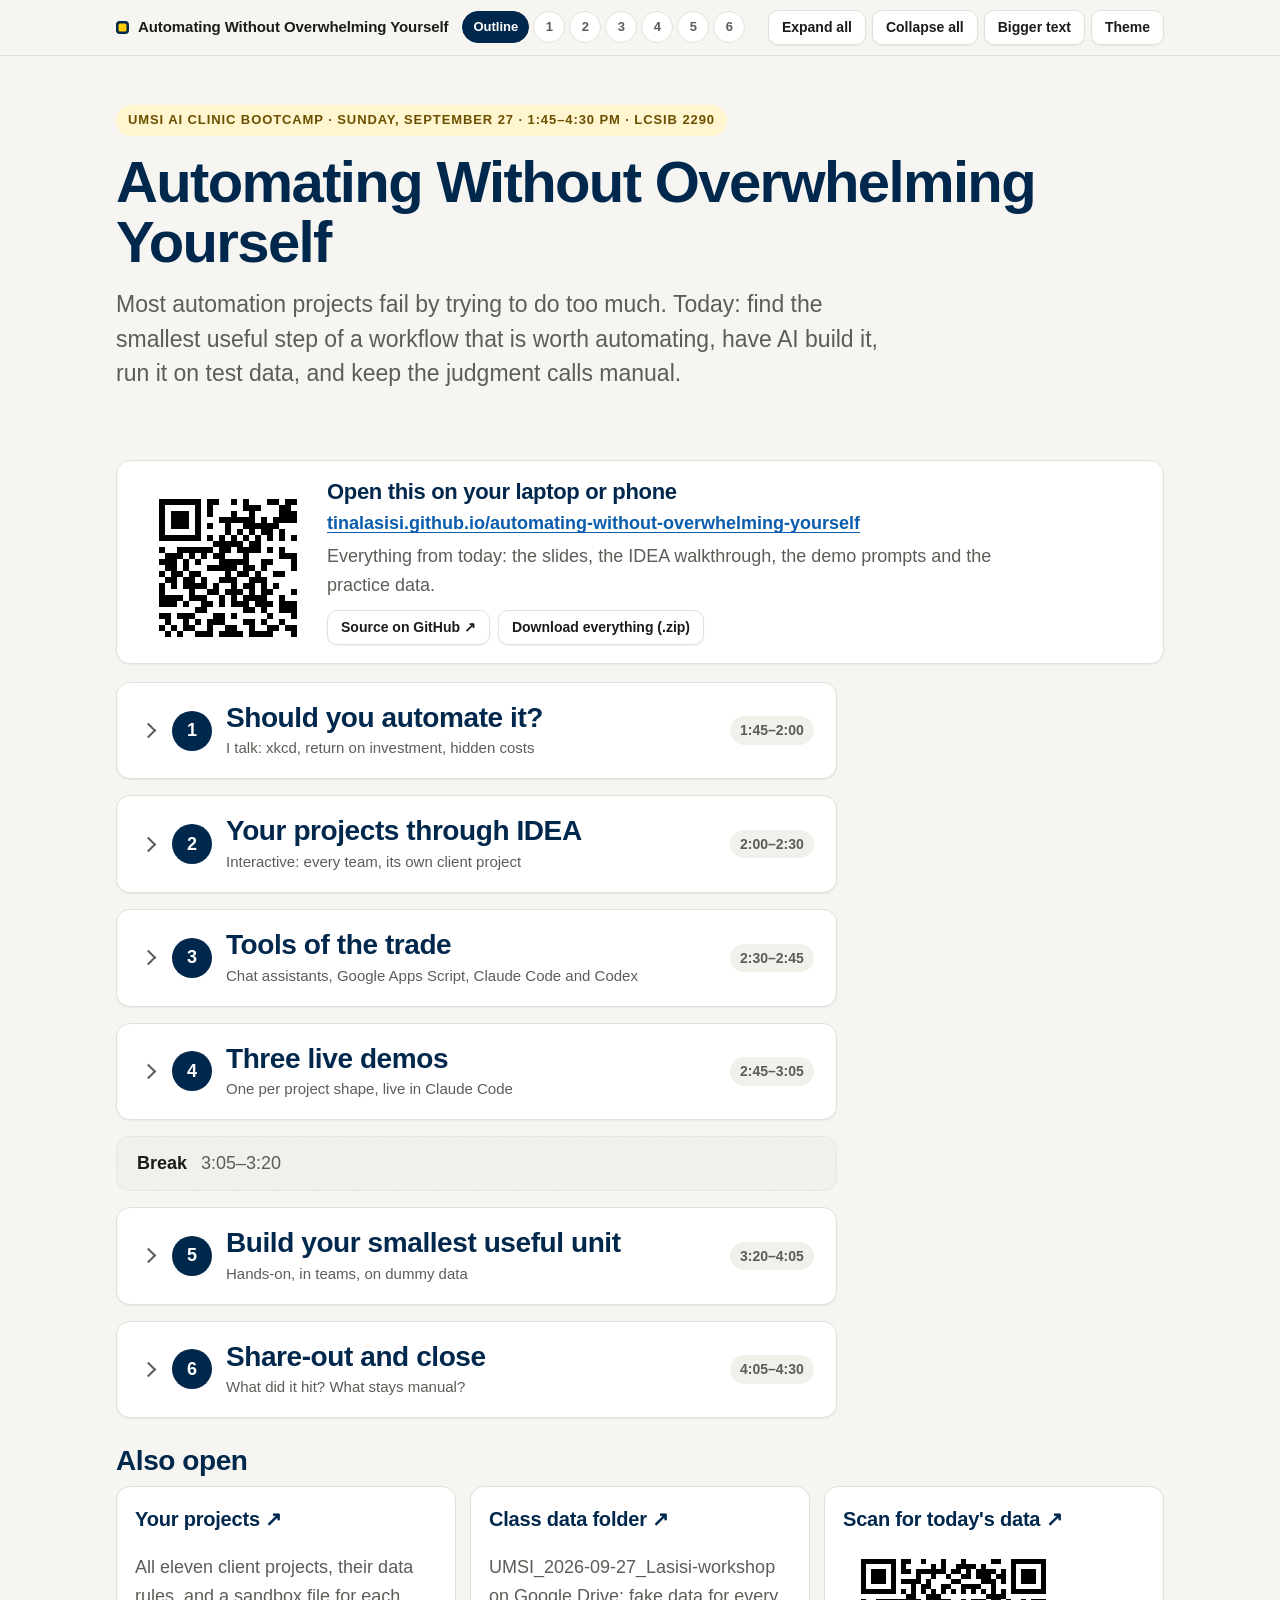
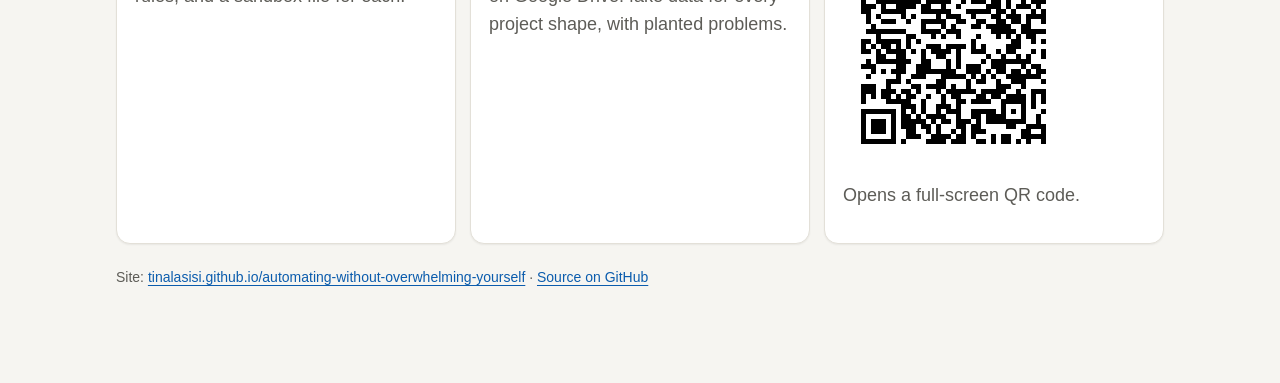
<file: site/index.html>
<!doctype html>
<html lang="en">
<head>
<meta charset="utf-8">
<meta name="viewport" content="width=device-width, initial-scale=1">
<title>Workshop Outline</title>
<link rel="stylesheet" href="assets/shared.css">
<script src="assets/shared.js"></script>
<style>
.now-line{margin:14px 0 0;font-weight:700;color:var(--maize-ink);min-height:1.5em}
.agenda{list-style:none;margin:18px 0 0;padding:0}
.agenda>li{margin:0}
details.section>summary .num{flex:none;width:40px;height:40px;border-radius:50%;background:var(--accent);color:var(--accent-ink);display:grid;place-items:center;font-weight:700;font-size:18px}
details.section>summary .ttl{display:flex;flex-direction:column;gap:2px;min-width:0}
details.section>summary .ttl small{font-size:15px;color:var(--muted);font-weight:400}
details.section.is-now{border-color:var(--maize);box-shadow:0 0 0 3px var(--maize-bg)}
details.section.is-past{opacity:.6}
.section-body ul{margin:4px 0 14px;padding-left:22px}
.section-body li{margin:4px 0}
.open-row{display:flex;flex-wrap:wrap;gap:8px;align-items:center}
.break-row{display:flex;align-items:center;gap:14px;padding:12px 20px;margin:14px 0;border:1px dashed var(--line);border-radius:var(--radius);color:var(--muted);background:var(--surface-2)}
.break-row strong{color:var(--ink)}
.also{margin-top:26px}
.also .grid{margin-top:8px}
.share-card{display:flex;gap:22px;align-items:center;flex-wrap:wrap;background:var(--surface);border:1px solid var(--line);border-radius:var(--radius);padding:18px 22px;margin:8px 0 6px;box-shadow:var(--shadow-sm)}
.share-card .qr{background:#fff;border-radius:12px;padding:8px;line-height:0;flex:none}
.share-card .qr svg{width:150px;height:150px}
.share-card h2{font-size:22px;margin:0 0 4px}
.share-card p{margin:4px 0}
.share-card .url{font-weight:650;word-break:break-all}
.share-card .links{display:flex;gap:8px;flex-wrap:wrap;margin-top:10px}
</style>
</head>
<body>
<header class="topbar"><div class="page">
  <a class="brand" href="index.html">Automating Without Overwhelming Yourself</a>
  <nav class="section-nav" aria-label="Workshop sections">
    <a href="index.html" aria-current="page">Outline</a><a href="01-should-you-automate.html" target="_blank" rel="noopener">1</a><a href="02-idea-your-projects.html" target="_blank" rel="noopener">2</a><a href="03-tools-of-the-trade.html" target="_blank" rel="noopener">3</a><a href="04-live-demos.html" target="_blank" rel="noopener">4</a><a href="05-hands-on.html" target="_blank" rel="noopener">5</a><a href="06-share-and-close.html" target="_blank" rel="noopener">6</a>
  </nav>
  <div class="tools">
    <button type="button" data-expand-all>Expand all</button>
    <button type="button" data-collapse-all>Collapse all</button>
    <button type="button" data-present-toggle aria-label="Bigger text for the projector">Bigger text</button>
    <button type="button" data-theme-toggle aria-label="Switch light or dark">Theme</button>
  </div>
</div></header>
<main class="page">
  <section class="hero">
    <div class="kicker">UMSI AI Clinic Bootcamp · Sunday, September 27 · 1:45–4:30 pm · LCSIB 2290</div>
    <h1>Automating Without Overwhelming Yourself</h1>
    <p class="lede">Most automation projects fail by trying to do too much. Today: find the smallest useful step of a workflow that is worth automating, have AI build it, run it on test data, and keep the judgment calls manual.</p>
    <p class="now-line" id="now" aria-live="polite"></p>
  </section>

  <section class="share-card" aria-label="Open this site">
    <div class="qr" role="img" aria-label="QR code that opens this site"><svg width="246" height="246" class="segno"><g transform="scale(6)"><path fill="#fff" d="M0 0h41v41h-41z"/><path class="qrline" stroke="#000" d="M2 2.5h7m1 0h2m2 0h1m1 0h1m3 0h2m1 0h2m3 0h1m3 0h7m-37 1h1m5 0h1m1 0h1m5 0h3m3 0h2m3 0h2m1 0h1m1 0h1m5 0h1m-37 1h1m1 0h3m1 0h1m1 0h1m3 0h1m2 0h1m4 0h3m2 0h4m1 0h1m1 0h3m1 0h1m-37 1h1m1 0h3m1 0h1m3 0h6m1 0h1m1 0h4m1 0h2m1 0h2m1 0h1m1 0h3m1 0h1m-37 1h1m1 0h3m1 0h1m1 0h1m2 0h1m2 0h6m5 0h1m2 0h1m1 0h1m1 0h3m1 0h1m-37 1h1m5 0h1m4 0h1m1 0h1m1 0h1m1 0h2m1 0h1m2 0h1m1 0h2m3 0h1m5 0h1m-37 1h7m1 0h1m1 0h1m1 0h1m1 0h1m1 0h1m1 0h1m1 0h1m1 0h1m1 0h1m1 0h1m1 0h1m1 0h7m-28 1h5m1 0h2m8 0h3m-28 1h1m2 0h6m1 0h2m1 0h4m1 0h1m1 0h1m3 0h1m1 0h4m2 0h1m1 0h3m-36 1h3m1 0h1m1 0h1m1 0h2m3 0h1m5 0h4m2 0h2m1 0h1m1 0h3m1 0h1m-36 1h3m1 0h1m1 0h1m3 0h5m2 0h2m3 0h2m1 0h4m1 0h3m1 0h1m1 0h1m-36 1h2m1 0h1m3 0h5m1 0h2m1 0h1m4 0h1m1 0h1m1 0h1m2 0h3m1 0h4m-37 1h1m1 0h2m1 0h2m4 0h1m1 0h2m1 0h1m2 0h2m2 0h1m6 0h1m5 0h1m-36 1h2m1 0h2m1 0h1m2 0h3m2 0h3m5 0h1m1 0h4m3 0h2m-34 1h1m1 0h1m1 0h4m1 0h1m2 0h1m1 0h2m1 0h1m1 0h1m4 0h1m1 0h2m2 0h1m1 0h5m-37 1h1m4 0h1m2 0h2m1 0h3m1 0h1m1 0h2m3 0h1m1 0h1m3 0h1m2 0h1m1 0h2m1 0h1m-37 1h4m1 0h3m2 0h1m1 0h1m1 0h4m2 0h1m4 0h3m2 0h1m3 0h2m-36 1h3m1 0h1m2 0h2m1 0h1m1 0h3m1 0h3m1 0h3m2 0h1m1 0h1m3 0h1m1 0h2m-29 1h2m6 0h2m1 0h1m2 0h10m1 0h1m2 0h1m1 0h1m-37 1h2m1 0h3m3 0h2m1 0h1m5 0h1m3 0h4m2 0h3m1 0h2m2 0h1m-36 1h1m2 0h1m1 0h1m1 0h3m3 0h2m1 0h1m2 0h1m3 0h1m3 0h5m-33 1h1m1 0h1m1 0h2m2 0h1m2 0h2m2 0h1m2 0h2m1 0h3m1 0h3m4 0h1m1 0h1m-34 1h1m1 0h1m2 0h3m1 0h4m1 0h4m3 0h3m2 0h1m2 0h2m1 0h1m2 0h1m-34 1h2m6 0h2m1 0h1m2 0h1m2 0h1m2 0h1m2 0h1m4 0h6m-36 1h1m3 0h4m1 0h2m1 0h1m2 0h4m1 0h3m4 0h1m1 0h1m5 0h1m-37 1h3m1 0h2m1 0h1m5 0h2m1 0h2m1 0h3m1 0h1m3 0h2m3 0h2m-34 1h5m1 0h1m1 0h1m1 0h1m1 0h1m1 0h1m1 0h1m1 0h3m5 0h2m1 0h1m2 0h5m-37 1h1m1 0h2m1 0h1m3 0h1m1 0h5m4 0h1m5 0h1m4 0h1m2 0h1m-35 1h1m1 0h1m3 0h1m1 0h1m14 0h1m1 0h1m1 0h8m1 0h1m-29 1h1m1 0h2m1 0h1m1 0h2m1 0h3m1 0h1m2 0h1m2 0h1m3 0h1m1 0h1m-35 1h7m1 0h3m2 0h1m1 0h1m3 0h1m1 0h3m1 0h2m1 0h1m1 0h1m1 0h1m3 0h1m-37 1h1m5 0h1m1 0h1m3 0h9m3 0h2m1 0h2m3 0h1m2 0h2m-37 1h1m1 0h3m1 0h1m1 0h1m1 0h3m2 0h1m3 0h1m1 0h3m2 0h7m-33 1h1m1 0h3m1 0h1m1 0h2m1 0h1m1 0h2m1 0h3m2 0h3m2 0h5m2 0h1m2 0h1m-37 1h1m1 0h3m1 0h1m2 0h1m2 0h1m1 0h3m2 0h2m1 0h2m1 0h1m1 0h1m1 0h1m2 0h1m3 0h1m-37 1h1m5 0h1m2 0h1m1 0h2m1 0h1m1 0h5m5 0h1m2 0h1m2 0h5m-37 1h7m1 0h6m1 0h2m3 0h1m3 0h1m3 0h4m1 0h1m2 0h1"/></g></svg></div>
    <div>
      <h2>Open this on your laptop or phone</h2>
      <p class="url"><a href="https://tinalasisi.github.io/automating-without-overwhelming-yourself/">tinalasisi.github.io/automating-without-overwhelming-yourself</a></p>
      <p class="muted">Everything from today: the slides, the IDEA walkthrough, the demo prompts and the practice data.</p>
      <div class="links"><a class="btn" href="https://github.com/tinalasisi/automating-without-overwhelming-yourself" target="_blank" rel="noopener">Source on GitHub ↗</a><a class="btn" href="https://github.com/tinalasisi/automating-without-overwhelming-yourself/archive/refs/heads/main.zip">Download everything (.zip)</a></div>
    </div>
  </section>

  <ol class="agenda">
    <li><details class="section" data-start="1:45" data-end="2:00" data-title="Should you automate it?">
      <summary><span class="num">1</span><span class="ttl"><h2>Should you automate it?</h2><small>I talk: xkcd, return on investment, hidden costs</small></span><span class="meta">1:45–2:00</span></summary>
      <div class="section-body">
        <ul>
          <li>“Is It Worth the Time?” The original xkcd, and the math behind it</li>
          <li>Try it with a task of your own</li>
          <li>Return on investment, and the hidden costs: maintenance and over-engineering</li>
          <li>The value of manual processes</li>
          <li>Solving the wrong problem</li>
          <li>Today's thesis: the smallest useful unit</li>
        </ul>
        <div class="open-row"><a class="btn btn-primary btn-lg" href="01-should-you-automate.html" target="_blank" rel="noopener">Open section 1 ↗</a><span class="muted">opens in a new tab</span></div>
      </div>
    </details></li>

    <li><details class="section" data-start="2:00" data-end="2:30" data-title="Your projects through IDEA">
      <summary><span class="num">2</span><span class="ttl"><h2>Your projects through IDEA</h2><small>Interactive: every team, its own client project</small></span><span class="meta">2:00–2:30</span></summary>
      <div class="section-body">
        <ul>
          <li>Your eleven projects come in three shapes: intake → triage, pile → catalog, many sheets → one table</li>
          <li>The IDEA framework: Identify, Document, Experiment, Adjust</li>
          <li>Walk your project through IDEA, one step at a time</li>
          <li>Leave with your smallest useful unit named in one sentence</li>
        </ul>
        <div class="open-row"><a class="btn btn-primary btn-lg" href="02-idea-your-projects.html" target="_blank" rel="noopener">Open section 2 ↗</a><a class="btn" href="projects.html" target="_blank" rel="noopener">All eleven projects ↗</a></div>
      </div>
    </details></li>

    <li><details class="section" data-start="2:30" data-end="2:45" data-title="Tools of the trade">
      <summary><span class="num">3</span><span class="ttl"><h2>Tools of the trade</h2><small>Chat assistants, Google Apps Script, Claude Code and Codex</small></span><span class="meta">2:30–2:45</span></summary>
      <div class="section-body">
        <ul>
          <li>Match the tool to the task</li>
          <li>What your agent can touch: read, draft, send, delete</li>
          <li>It asks before it acts, and it follows house rules you write down</li>
          <li>What leaves your laptop, and why today is all dummy data</li>
          <li>Which tool fits your project?</li>
        </ul>
        <div class="open-row"><a class="btn btn-primary btn-lg" href="03-tools-of-the-trade.html" target="_blank" rel="noopener">Open section 3 ↗</a></div>
      </div>
    </details></li>

    <li><details class="section" data-start="2:45" data-end="3:05" data-title="Three live demos">
      <summary><span class="num">4</span><span class="ttl"><h2>Three live demos</h2><small>One per project shape, live in Claude Code</small></span><span class="meta">2:45–3:05</span></summary>
      <div class="section-body">
        <ul>
          <li>Intake → triage: every application gets a status</li>
          <li>Pile → catalog: versions, duplicates and personal information flagged</li>
          <li>Many sheets → one table: a join, not AI</li>
        </ul>
        <div class="open-row"><a class="btn btn-primary btn-lg" href="04-live-demos.html" target="_blank" rel="noopener">Open section 4 ↗</a></div>
      </div>
    </details></li>

    <li class="break-row" data-start="3:05" data-end="3:20"><strong>Break</strong><span>3:05–3:20</span></li>

    <li><details class="section" data-start="3:20" data-end="4:05" data-title="Build your smallest useful unit">
      <summary><span class="num">5</span><span class="ttl"><h2>Build your smallest useful unit</h2><small>Hands-on, in teams, on dummy data</small></span><span class="meta">3:20–4:05</span></summary>
      <div class="section-body">
        <ul>
          <li>Pick the sandbox file that looks like your client's work</li>
          <li>Build the form, fill it with dummies</li>
          <li>Have AI write the script. Read its explanation. Then run it.</li>
          <li>When it hits a planted problem: a rule, or manual review?</li>
        </ul>
        <div class="open-row"><a class="btn btn-primary btn-lg" href="05-hands-on.html" target="_blank" rel="noopener">Open section 5 ↗</a></div>
      </div>
    </details></li>

    <li><details class="section" data-start="4:05" data-end="4:30" data-title="Share-out and close">
      <summary><span class="num">6</span><span class="ttl"><h2>Share-out and close</h2><small>What did it hit? What stays manual?</small></span><span class="meta">4:05–4:30</span></summary>
      <div class="section-body">
        <ul>
          <li>Three or four teams: what did you automate, what did it hit, what stays manual?</li>
          <li>Keep it alive, and make it findable</li>
          <li>Before you automate the answer, check it's the right problem</li>
          <li>4:30: Charles Kemp, “Discovering the Problem Behind the Problem”</li>
        </ul>
        <div class="open-row"><a class="btn btn-primary btn-lg" href="06-share-and-close.html" target="_blank" rel="noopener">Open section 6 ↗</a></div>
      </div>
    </details></li>
  </ol>

  <section class="also">
    <h2>Also open</h2>
    <div class="grid">
      <a class="card" href="projects.html" target="_blank" rel="noopener"><h3>Your projects ↗</h3><p class="muted">All eleven client projects, their data rules, and a sandbox file for each.</p></a>
      <a class="card" href="https://drive.google.com/drive/folders/1YOv6oia4dKvwDzNuGzLgGpVrD6Jz7lCF?usp=sharing" target="_blank" rel="noopener"><h3>Class data folder ↗</h3><p class="muted">UMSI_2026-09-27_Lasisi-workshop on Google Drive: fake data for every project shape, with planted problems.</p></a>
    
      <a class="card" href="qr.html" target="_blank" rel="noopener"><h3>Scan for today's data ↗</h3><span class="qr-mini" style="display:inline-block;background:#fff;border-radius:12px;padding:8px;line-height:0" role="img" aria-label="QR code for the class data folder"><svg width="205" height="205" class="segno"><g transform="scale(5)"><path fill="#fff" d="M0 0h41v41h-41z"/><path class="qrline" stroke="#000" d="M2 2.5h7m1 0h2m2 0h1m3 0h1m3 0h1m5 0h2m2 0h7m-37 1h1m5 0h1m1 0h1m5 0h1m1 0h1m2 0h4m1 0h1m5 0h1m5 0h1m-37 1h1m1 0h3m1 0h1m1 0h2m1 0h6m1 0h2m1 0h1m1 0h4m1 0h1m1 0h1m1 0h3m1 0h1m-37 1h1m1 0h3m1 0h1m4 0h1m2 0h1m2 0h1m2 0h2m1 0h3m1 0h2m1 0h1m1 0h3m1 0h1m-37 1h1m1 0h3m1 0h1m1 0h4m1 0h1m4 0h2m4 0h3m1 0h1m1 0h1m1 0h3m1 0h1m-37 1h1m5 0h1m3 0h1m1 0h2m2 0h2m2 0h4m2 0h1m3 0h1m5 0h1m-37 1h7m1 0h1m1 0h1m1 0h1m1 0h1m1 0h1m1 0h1m1 0h1m1 0h1m1 0h1m1 0h1m1 0h1m1 0h7m-28 1h2m2 0h3m9 0h4m-29 1h1m2 0h9m1 0h5m2 0h1m1 0h3m1 0h2m1 0h1m2 0h1m1 0h3m-37 1h3m1 0h1m2 0h4m1 0h2m2 0h1m2 0h1m5 0h3m1 0h1m1 0h3m1 0h1m-36 1h2m2 0h5m3 0h6m3 0h5m1 0h2m1 0h1m3 0h1m1 0h1m-36 1h1m1 0h1m4 0h1m1 0h1m4 0h1m1 0h3m2 0h1m3 0h2m1 0h3m1 0h4m-36 1h1m2 0h3m2 0h1m2 0h5m2 0h2m2 0h2m2 0h2m1 0h2m1 0h1m2 0h1m-35 1h1m9 0h1m3 0h1m1 0h1m3 0h2m1 0h5m2 0h2m-33 1h8m3 0h4m1 0h3m6 0h5m1 0h5m-34 1h1m5 0h2m3 0h1m1 0h1m2 0h1m3 0h1m3 0h1m1 0h1m1 0h1m1 0h2m-35 1h2m1 0h5m1 0h1m1 0h1m10 0h1m7 0h2m2 0h1m1 0h1m-37 1h1m1 0h1m1 0h2m1 0h1m1 0h1m3 0h3m1 0h4m1 0h1m1 0h1m4 0h3m-32 1h2m1 0h1m1 0h4m1 0h1m1 0h1m1 0h4m1 0h1m2 0h3m2 0h1m1 0h2m3 0h1m1 0h1m-34 1h2m2 0h2m3 0h1m2 0h2m2 0h1m5 0h1m2 0h1m2 0h1m1 0h1m2 0h1m-36 1h1m1 0h7m2 0h2m3 0h1m1 0h1m4 0h1m1 0h8m-34 1h3m4 0h2m2 0h3m3 0h1m1 0h1m1 0h3m2 0h3m3 0h1m1 0h2m-34 1h1m1 0h1m1 0h3m2 0h8m2 0h3m1 0h1m1 0h2m1 0h2m1 0h1m1 0h2m-36 1h1m5 0h1m2 0h3m3 0h5m1 0h1m1 0h1m1 0h1m2 0h7m-31 1h3m1 0h1m5 0h2m4 0h1m1 0h2m2 0h1m2 0h3m3 0h1m-37 1h3m2 0h1m4 0h2m1 0h4m1 0h1m2 0h1m5 0h3m2 0h1m-33 1h3m1 0h3m1 0h2m1 0h1m3 0h1m1 0h6m1 0h5m2 0h1m2 0h3m-37 1h1m1 0h1m1 0h2m1 0h1m1 0h2m2 0h1m2 0h1m1 0h2m3 0h2m1 0h2m1 0h4m1 0h1m1 0h1m-37 1h1m4 0h5m2 0h1m3 0h1m2 0h2m1 0h4m2 0h5m1 0h1m1 0h1m-29 1h3m1 0h1m2 0h3m1 0h1m8 0h1m3 0h1m1 0h1m-35 1h7m1 0h1m1 0h1m1 0h1m2 0h1m1 0h3m2 0h5m1 0h1m1 0h1m1 0h1m3 0h1m-37 1h1m5 0h1m1 0h2m1 0h1m1 0h4m2 0h1m2 0h2m1 0h4m3 0h1m2 0h1m-36 1h1m1 0h3m1 0h1m1 0h5m1 0h1m1 0h2m1 0h3m1 0h1m1 0h8m2 0h1m-36 1h1m1 0h3m1 0h1m1 0h3m1 0h2m1 0h1m3 0h2m1 0h2m5 0h2m2 0h4m-37 1h1m1 0h3m1 0h1m2 0h2m2 0h1m1 0h1m2 0h1m1 0h1m1 0h3m7 0h2m2 0h1m-37 1h1m5 0h1m2 0h3m2 0h4m1 0h2m1 0h1m3 0h1m1 0h2m2 0h5m-37 1h7m1 0h1m4 0h4m1 0h3m2 0h2m1 0h1m1 0h2m1 0h1m1 0h1m2 0h1"/></g></svg></span><p class="muted">Opens a full-screen QR code.</p></a>
    </div>
  </section>
  <p class="source-link muted" style="margin-top:22px;font-size:14px">Site: <a href="https://tinalasisi.github.io/automating-without-overwhelming-yourself/">tinalasisi.github.io/automating-without-overwhelming-yourself</a> · <a href="https://github.com/tinalasisi/automating-without-overwhelming-yourself" target="_blank" rel="noopener">Source on GitHub</a></p>
</main>
<script>
(function(){
  var items=[].slice.call(document.querySelectorAll('[data-start]')),nowEl=document.getElementById('now');
  function toMin(s){var p=s.split(':'),h=+p[0],m=+p[1];if(h<12)h+=12;return h*60+m;}
  function fmt(m){var h=Math.floor(m/60),r=m%60;return (h?h+' h ':'')+r+' min';}
  function tick(){
    var d=new Date(),t=d.getHours()*60+d.getMinutes();
    var day=d.getFullYear()===2026&&d.getMonth()===8&&d.getDate()===27;
    items.forEach(function(el){el.classList.remove('is-now','is-past');});
    if(!day){nowEl.textContent='';return;}
    var first=toMin(items[0].dataset.start),last=toMin(items[items.length-1].dataset.end);
    if(t<first){nowEl.textContent='We start in '+fmt(first-t)+'.';return;}
    if(t>=last){nowEl.textContent='Thanks, everyone. Next up: Charles Kemp.';items.forEach(function(el){el.classList.add('is-past');});return;}
    items.forEach(function(el){var s=toMin(el.dataset.start),e=toMin(el.dataset.end);
      if(t>=e)el.classList.add('is-past');
      else if(t>=s){el.classList.add('is-now');nowEl.textContent='Now: '+(el.dataset.title||'Break')+', until '+el.dataset.end+'.';}});
  }
  tick();setInterval(tick,30000);
})();
</script>
</body>
</html>
</file>
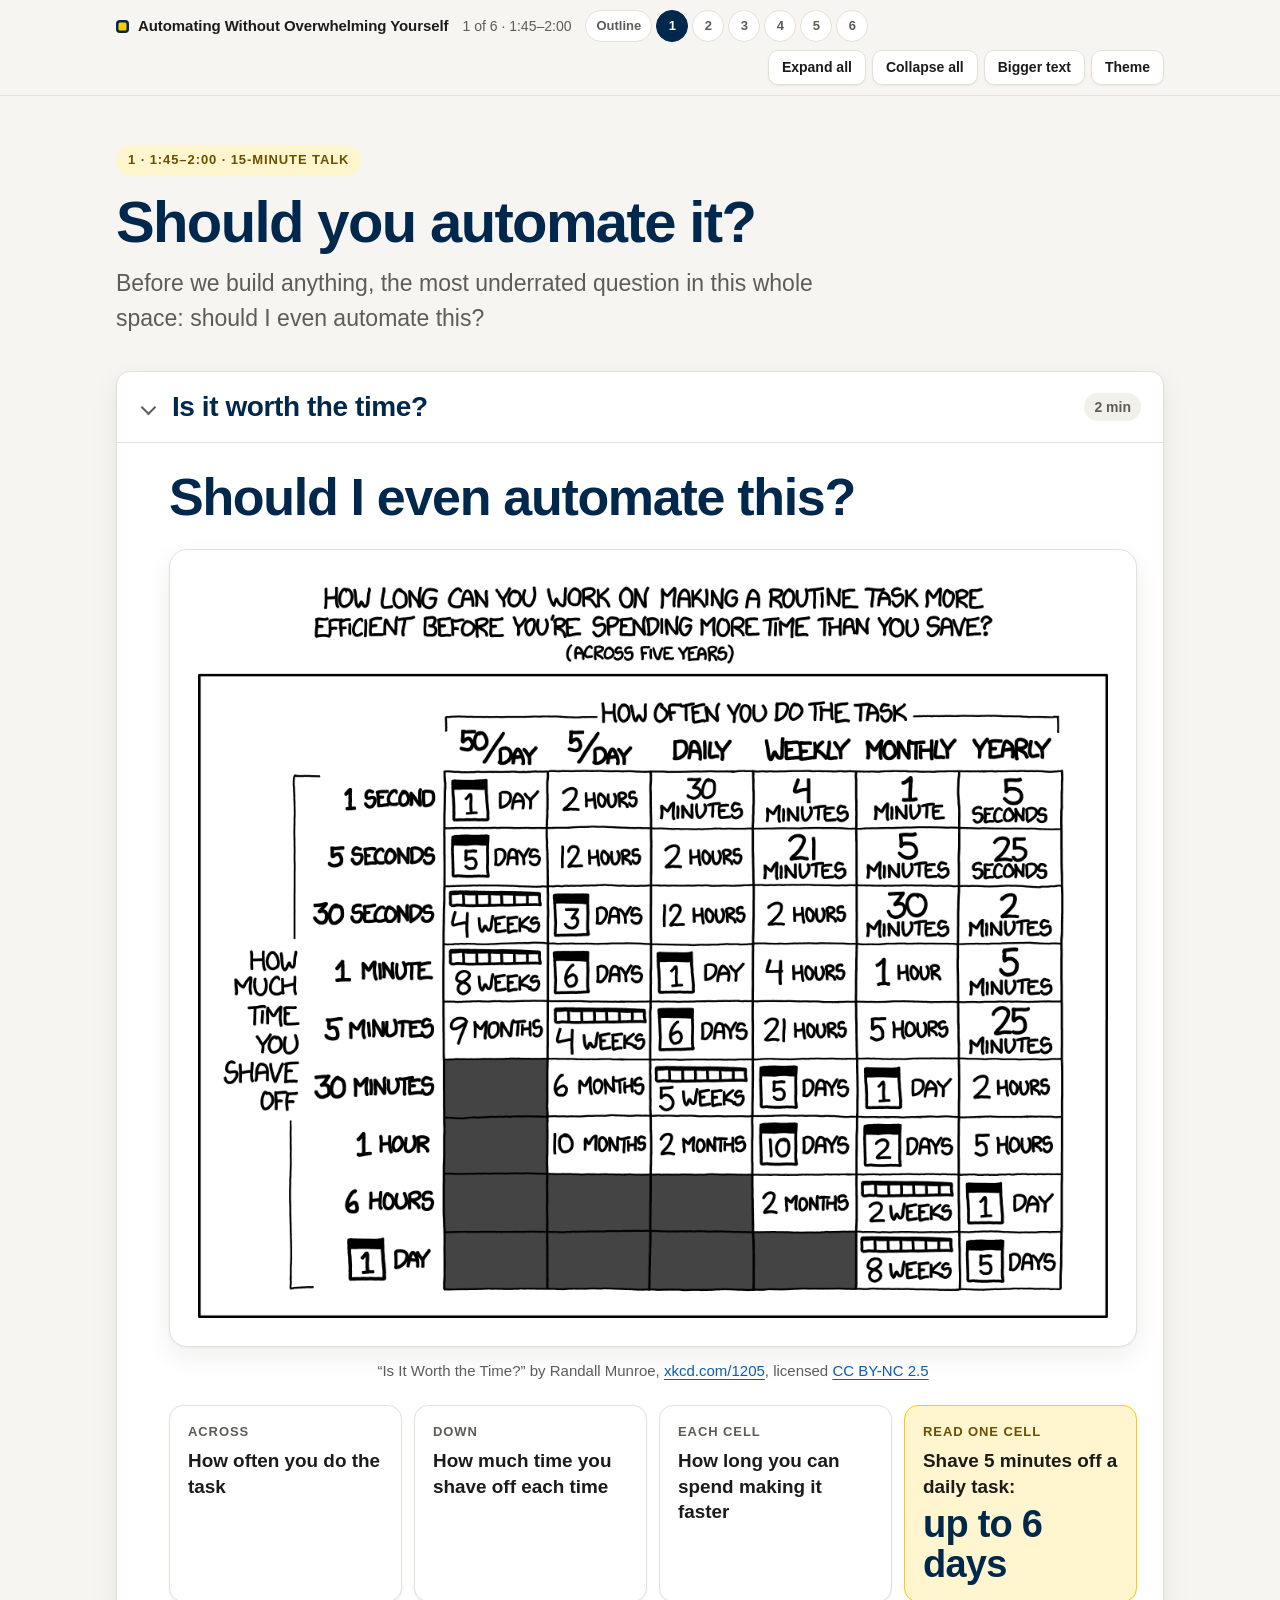
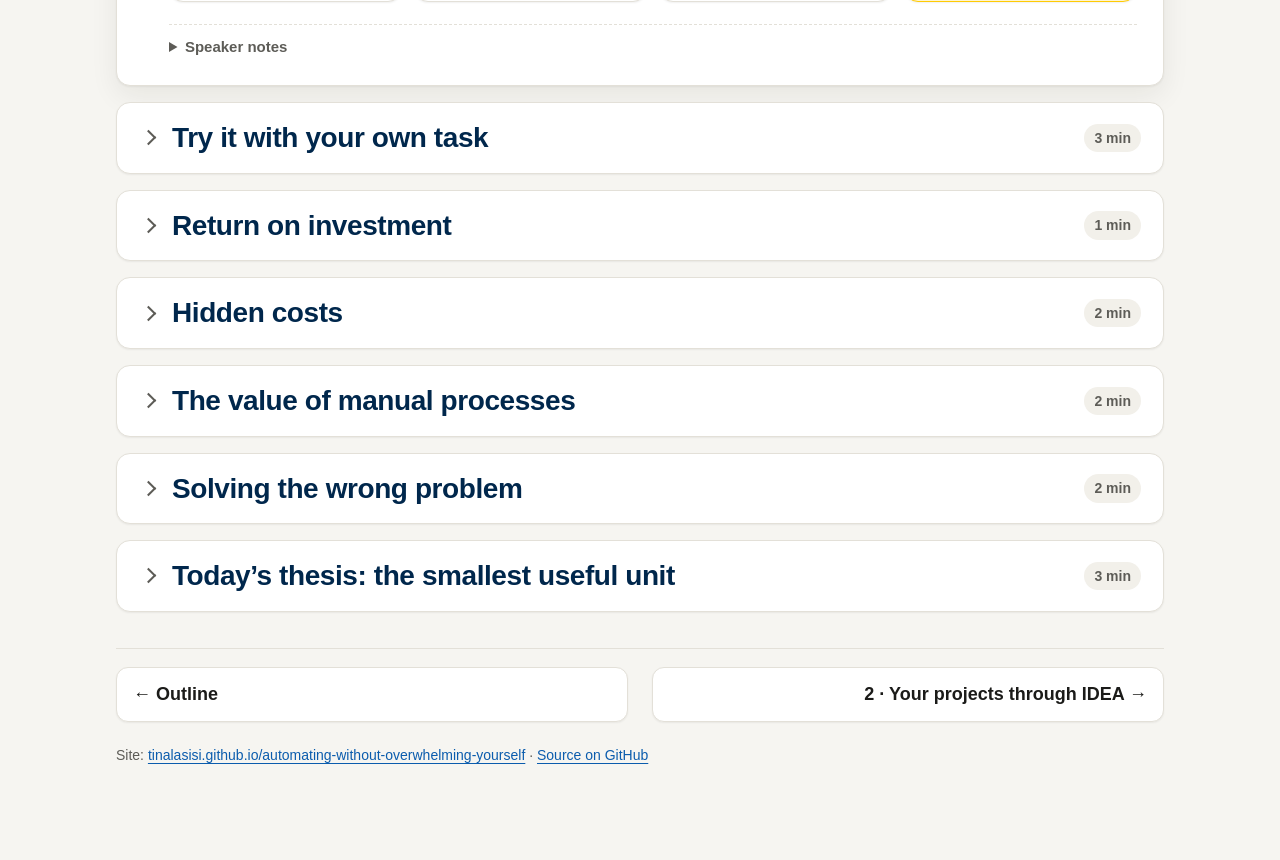
<file: site/01-should-you-automate.html>
<!doctype html>
<html lang="en">
<head>
<meta charset="utf-8">
<meta name="viewport" content="width=device-width, initial-scale=1">
<title>Should You Automate?</title>
<link rel="stylesheet" href="assets/shared.css">
<script src="assets/shared.js"></script>
<style>
/* page-only styles; var(--tokens) only. Sizes in em scale with the "Bigger text" toggle. */
.display-q{font-size:clamp(30px,5vw,52px);font-weight:800;line-height:1.08;letter-spacing:-.025em;color:var(--heading);margin:6px 0 24px;max-width:none}
.say{font-size:1.2em;line-height:1.45;margin:8px 0 16px}
.label{display:block;font-size:13px;font-weight:750;letter-spacing:.07em;text-transform:uppercase;color:var(--muted)}
.section-body>.big-quote{margin:6px 0 22px}

/* 1 · the comic: grayscale art on white. color-scheme:light makes the Canvas system color resolve to white in both themes. */
.comic{margin:0 0 22px}
.comic-panel{color-scheme:light;background:Canvas;border:1px solid var(--line);border-radius:18px;padding:clamp(10px,2.4vw,28px);box-shadow:var(--shadow)}
.comic-panel img{display:block;width:100%;margin:0 auto}
.comic figcaption{text-align:center;font-size:15px;margin-top:12px}
.read-row{display:grid;grid-template-columns:repeat(auto-fit,minmax(min(190px,100%),1fr));gap:12px;margin:0}
.read-row .card{margin:0}
.read-row .v{display:block;font-size:1.05em;font-weight:650;line-height:1.35;margin-top:6px}
.read-row .example{background:var(--maize-bg);border-color:var(--maize)}
.read-row .example .label{color:var(--maize-ink)}
.read-row .example .big{display:block;font-size:clamp(28px,3.4vw,38px);font-weight:800;line-height:1.05;letter-spacing:-.02em;color:var(--heading);margin-top:6px}

/* 2 · calculator */
.calc-layout{display:grid;grid-template-columns:minmax(0,5fr) minmax(0,7fr);gap:20px;align-items:start;margin:4px 0 8px}
@media (max-width:780px){.calc-layout{grid-template-columns:minmax(0,1fr)}}
.calc-panel{background:var(--surface-2);border:1px solid var(--line);border-radius:var(--radius);padding:18px 18px 16px;margin:0}
.field{margin:0 0 16px}
.field label{display:block;font-size:17px;margin-bottom:6px}
.field .hint{font-weight:400;color:var(--muted);font-size:14px}
.calc-panel select,.calc-panel input[type=number]{font-size:19px;padding:10px 12px}
.calc-buttons{display:flex;flex-direction:column;align-items:flex-start;gap:8px;margin-top:4px}
.calc-buttons button{text-align:left}
.result{background:var(--surface);border:1px solid var(--line);border-radius:var(--radius);padding:20px 22px 22px;box-shadow:var(--shadow)}
.result-num{font-size:clamp(44px,6.4vw,76px);font-weight:800;line-height:1;letter-spacing:-.035em;color:var(--heading);margin:10px 0 12px;max-width:none}
.result-main{font-size:1.2em;font-weight:600;line-height:1.4;margin:0}
.result-sub{margin:10px 0 0;color:var(--muted);font-size:16px}
.verdict{border:1px solid var(--line);border-left-width:8px;border-radius:12px;padding:12px 16px;margin:16px 0 0}
.verdict[hidden]{display:none}
.verdict-label{font-size:clamp(24px,3vw,32px);font-weight:800;line-height:1.15;margin:0}
.verdict p{margin:6px 0 0}
.verdict.is-yes{background:var(--ok-bg);border-left-color:var(--ok)}
.verdict.is-yes .verdict-label{color:var(--ok)}
.verdict.is-even{background:var(--warn-bg);border-left-color:var(--warn)}
.verdict.is-even .verdict-label{color:var(--warn)}
.verdict.is-no{background:var(--danger-bg);border-left-color:var(--danger)}
.verdict.is-no .verdict-label{color:var(--danger)}
.fine{font-size:15px;color:var(--muted);margin:10px 0 0}

/* 3 to 6 · talk blocks */
.q-grid{display:grid;grid-template-columns:repeat(auto-fit,minmax(min(220px,100%),1fr));gap:14px;margin:0 0 18px;padding:0;list-style:none}
.q-grid li{margin:0;max-width:none;display:flex;flex-direction:column;gap:10px}
.q-num{width:36px;height:36px;border-radius:50%;background:var(--accent);color:var(--accent-ink);display:grid;place-items:center;font-weight:750;font-size:16px}
.q-grid p{margin:0;font-size:1.12em;font-weight:650;line-height:1.35}
.callout p{margin:0}
.callout.lg{font-size:1.15em;line-height:1.45;padding:16px 20px}
.big-list{padding-left:1.2em;margin:4px 0 18px}
.big-list li{font-size:1.2em;line-height:1.4;margin:10px 0}
.stat{display:flex;flex-wrap:wrap;align-items:center;gap:6px 20px;background:var(--surface-2);border:1px solid var(--line);border-radius:var(--radius);padding:16px 22px;margin:20px 0}
.stat b{font-size:clamp(40px,5.4vw,60px);line-height:1;font-weight:800;letter-spacing:-.03em;color:var(--heading);white-space:nowrap}
.stat span{flex:1 1 240px;font-size:1.1em;line-height:1.4}
.cost-card .card-quote{font-family:ui-serif,"New York",Georgia,"Times New Roman",serif;font-size:1.3em;font-weight:600;line-height:1.3;color:var(--heading);margin:2px 0 12px}
.cost-card ul{margin:0 0 4px;padding-left:1.2em}
.lose-card{display:flex;flex-direction:column}
.lose-card .task{margin:0 0 14px;color:var(--muted)}
.lose-card details.reveal{margin:auto 0 0}
.lose-card .lose-word{display:block;font-size:clamp(24px,2.8vw,30px);font-weight:800;line-height:1.15;color:var(--heading);margin:10px 0 4px}
.lose-card details.reveal p{margin:0 0 4px}

/* 7 · IDEA and the three shapes */
.idea-row{display:grid;grid-template-columns:repeat(auto-fit,minmax(min(200px,100%),1fr));gap:12px;margin:10px 0 24px;padding:0;list-style:none}
.idea-row li{position:relative;margin:0;max-width:none;background:var(--surface);border:1px solid var(--line);border-radius:var(--radius);padding:14px 16px 16px;box-shadow:var(--shadow-sm)}
.idea-row .letter{display:block;font-size:40px;font-weight:800;line-height:1;color:var(--muted);margin-bottom:6px}
.idea-row h3{margin:0 0 6px;font-size:22px}
.idea-row p{margin:0;font-size:17px}
.idea-row .is-today{border:3px solid var(--maize);background:var(--maize-bg)}
.idea-row .is-today .letter{color:var(--maize-ink)}
.idea-row .is-today .pill{position:absolute;top:12px;right:12px}
.shape-list{list-style:none;padding:0;margin:8px 0 20px;display:grid;gap:10px}
.shape-list li{margin:0;max-width:none;background:var(--surface-2);border-radius:10px;padding:12px 16px;display:flex;flex-wrap:wrap;align-items:baseline;gap:4px 14px}
.shape-list b{font-size:1.15em}
.shape-list .desc{flex:1 1 300px}
.next-row{margin:20px 0 4px}
@media (max-width:640px){.pager>span{display:none}}
</style>
</head>
<body>
<header class="topbar"><div class="page">
  <a class="brand" href="index.html">Automating Without Overwhelming Yourself</a>
  <span class="crumb">1 of 6 · 1:45–2:00</span>
  <nav class="section-nav" aria-label="Workshop sections">
    <a href="index.html">Outline</a><a href="01-should-you-automate.html" aria-current="page">1</a><a href="02-idea-your-projects.html">2</a><a href="03-tools-of-the-trade.html">3</a><a href="04-live-demos.html">4</a><a href="05-hands-on.html">5</a><a href="06-share-and-close.html">6</a>
  </nav>
  <div class="tools">
    <button type="button" data-expand-all>Expand all</button>
    <button type="button" data-collapse-all>Collapse all</button>
    <button type="button" data-present-toggle aria-label="Bigger text for the projector">Bigger text</button>
    <button type="button" data-theme-toggle aria-label="Switch light or dark">Theme</button>
  </div>
</div></header>
<main class="page">
  <section class="hero">
    <div class="kicker">1 · 1:45–2:00 · 15-minute talk</div>
    <h1>Should you automate it?</h1>
    <p class="lede">Before we build anything, the most underrated question in this whole space: should I even automate this?</p>
  </section>

  <!-- 1 -->
  <details class="section" open>
    <summary><h2>Is it worth the time?</h2><span class="meta">2 min</span></summary>
    <div class="section-body">
      <p class="display-q">Should I even automate this?</p>
      <figure class="comic">
        <div class="comic-panel">
          <img src="assets/xkcd-1205-is-it-worth-the-time.png"
               srcset="assets/xkcd-1205-is-it-worth-the-time.png 571w, assets/xkcd-1205-is-it-worth-the-time_2x.png 1141w"
               sizes="(min-width: 1100px) 920px, 92vw"
               width="571" height="464"
               alt="The xkcd chart “Is It Worth the Time?”. It shows how long you can work on making a routine task more efficient before you spend more time than you save, across five years. Rows are how much time you shave off each run, from 1 second to 1 day. Columns are how often you do the task, from 50 times a day to yearly. Each cell is the most time worth spending. For example, shaving 5 minutes off a daily task is worth up to 6 days of work.">
        </div>
        <figcaption>“Is It Worth the Time?” by Randall Munroe, <a href="https://xkcd.com/1205/">xkcd.com/1205</a>, licensed <a href="https://creativecommons.org/licenses/by-nc/2.5/">CC BY-NC 2.5</a></figcaption>
      </figure>
      <div class="read-row">
        <div class="card"><span class="label">Across</span><span class="v">How often you do the task</span></div>
        <div class="card"><span class="label">Down</span><span class="v">How much time you shave off each time</span></div>
        <div class="card"><span class="label">Each cell</span><span class="v">How long you can spend making it faster</span></div>
        <div class="card example"><span class="label">Read one cell</span><span class="v">Shave 5 minutes off a daily task:</span><span class="big">up to 6 days</span></div>
      </div>
      <details class="notes"><summary>Speaker notes</summary>
        <p>About 2 minutes. Open with the question: should I even automate this?</p>
        <p>This comic compares how often you do a task with how much time you save each time. It forces the part most of us skip: the math.</p>
        <p>Read one cell out loud: shave 5 minutes off something you do daily, and you can spend up to 6 days making it faster.</p>
      </details>
    </div>
  </details>

  <!-- 2 -->
  <details class="section">
    <summary><h2>Try it with your own task</h2><span class="meta">3 min</span></summary>
    <div class="section-body">
      <p class="say">Pick a task. Then pick two numbers.</p>
      <div class="calc-layout">
        <form class="calc-panel" id="calc" onsubmit="return false" aria-label="Is it worth the time? calculator">
          <div class="field">
            <label for="calc-often">How often do you do it?</label>
            <select id="calc-often">
              <option value="d50">50 times a day</option>
              <option value="d5">5 times a day</option>
              <option value="daily" selected>Daily</option>
              <option value="weekly">Weekly</option>
              <option value="monthly">Monthly</option>
              <option value="yearly">Yearly</option>
            </select>
          </div>
          <div class="field">
            <label for="calc-shave">Time shaved off per run</label>
            <select id="calc-shave">
              <option value="s1">1 second</option>
              <option value="s5">5 seconds</option>
              <option value="s30">30 seconds</option>
              <option value="m1">1 minute</option>
              <option value="m5" selected>5 minutes</option>
              <option value="m30">30 minutes</option>
              <option value="h1">1 hour</option>
              <option value="h6">6 hours</option>
              <option value="d1">1 day</option>
            </select>
          </div>
          <div class="field">
            <label for="calc-build">Time to build it (hours) <span class="hint">optional</span></label>
            <input type="number" id="calc-build" min="0" step="0.5" inputmode="decimal" placeholder="e.g. 10">
          </div>
          <div class="calc-buttons">
            <button type="button" id="calc-example">My example: 5 minutes, yearly, 10 hours to build</button>
            <button type="button" id="calc-reset">Reset</button>
          </div>
        </form>

        <div class="result" aria-live="polite">
          <span class="label">Most time worth spending</span>
          <p class="result-num" id="calc-num">6.3 days</p>
          <p class="result-main" id="calc-out">Over five years, that is how long you could spend making it faster before you lose time.</p>
          <p class="result-sub" id="calc-sub">That is about 152 hours in total. The comic’s cell says: 6 days.</p>
          <div class="verdict" id="calc-verdict" hidden>
            <p class="verdict-label" id="calc-verdict-label"></p>
            <p id="calc-verdict-detail"></p>
            <p id="calc-verdict-even"></p>
          </div>
        </div>
      </div>

      <p class="fine">The comic rounds its numbers and assumes you keep doing the task for five years. A “day” here is 24 hours, not a workday. Build time only: maintenance is not in this math.</p>
      <p class="fine">The same idea in the <a href="https://tinalasisi.github.io/roi-calculator-github-pages/" target="_blank" rel="noopener">ROI calculator from my course</a> (opens in a new tab).</p>

      <details class="notes"><summary>Speaker notes</summary>
        <p>About 3 minutes. Ask the room for a task they repeat. Set the two dropdowns, read the big number.</p>
        <p>Then click my example: something that takes 5 minutes, once a year, with 10 hours to automate it. Not a great investment.</p>
        <p>The most useful part is not the number. It is the thinking it forces you to do.</p>
      </details>
    </div>
  </details>

  <!-- 3 -->
  <details class="section">
    <summary><h2>Return on investment</h2><span class="meta">1 min</span></summary>
    <div class="section-body">
      <p class="big-quote">The time you save should be greater than the time you spend building it.</p>
      <ol class="q-grid" role="list">
        <li class="card"><span class="q-num" aria-hidden="true">1</span><p>How long does this take me now?</p></li>
        <li class="card"><span class="q-num" aria-hidden="true">2</span><p>How much faster would it be after I build it?</p></li>
        <li class="card"><span class="q-num" aria-hidden="true">3</span><p>How often do I even do this?</p></li>
      </ol>
      <div class="callout lg">
        <p><b>Confession:</b> I am the kind of person who would spend 40 hours automating something that takes me 10 minutes a week.</p>
      </div>
      <details class="notes"><summary>Speaker notes</summary>
        <p>About 1 minute. ROI for automation: the time you spend building should be less than the time you save over a reasonable period.</p>
        <p>The confession: I build Rube Goldberg machines. This triggers that, that feeds into this other thing, it is all so elegant. Six months later something changes, the whole thing breaks, and I have no idea why. So pausing to ask “is this worth it?” comes from experience.</p>
      </details>
    </div>
  </details>

  <!-- 4 -->
  <details class="section">
    <summary><h2>Hidden costs</h2><span class="meta">2 min</span></summary>
    <div class="section-body">
      <p class="say">Some costs a calculator can’t see.</p>
      <div class="grid">
        <div class="card cost-card">
          <h3>Maintenance</h3>
          <p class="card-quote">External systems change all the time.</p>
          <ul>
            <li>An update happens.</li>
            <li>A feature gets renamed.</li>
            <li>A service changes how it connects.</li>
          </ul>
        </div>
        <div class="card cost-card">
          <h3>Over-engineering</h3>
          <p class="card-quote">Aim for “good enough” to avoid feature creep.</p>
          <ul>
            <li>Features you don’t need.</li>
            <li>More complex than it has to be.</li>
            <li>“While I’m at it, I might as well also…”</li>
          </ul>
        </div>
      </div>
      <div class="callout warn lg">
        <p>Ask first: <b>how would I know if this broke?</b></p>
      </div>
      <div class="stat">
        <b>7 of 11</b>
        <span>client proposals raise cost and upkeep. Your clients already know this.</span>
      </div>
      <details class="notes"><summary>Speaker notes</summary>
        <p>About 2 minutes. Maintenance: automations break, and a silent failure is worse than a visible error. Every automated process you create is a system you are now responsible for keeping alive.</p>
        <p>Over-engineering: “while I’m at it, I might as well also…” is feature creep, the enemy of “good enough.”</p>
        <p>The upkeep worries in the client proposals: who maintains it, ongoing tool costs, energy use.</p>
      </details>
    </div>
  </details>

  <!-- 5 -->
  <details class="section">
    <summary><h2>The value of manual processes</h2><span class="meta">2 min</span></summary>
    <div class="section-body">
      <p class="say">Some costs aren’t about time at all. Guess what each one would cost you.</p>
      <div class="grid">
        <div class="card lose-card">
          <h3>The hand-typed weekly report</h3>
          <p class="task">Looks like a perfect automation candidate.</p>
          <details class="reveal"><summary>What would you lose?</summary>
            <span class="lose-word">Awareness</span>
            <p>Putting it together may be how you stay informed.</p>
          </details>
        </div>
        <div class="card lose-card">
          <h3>Personal welcome emails</h3>
          <p class="task">Easy to template and send.</p>
          <details class="reveal"><summary>What would you lose?</summary>
            <span class="lose-word">Connection</span>
            <p>Writing them may be how you build relationships with new people.</p>
          </details>
        </div>
        <div class="card lose-card">
          <h3>Reviewing data by hand</h3>
          <p class="task">Slow and repetitive.</p>
          <details class="reveal"><summary>What would you lose?</summary>
            <span class="lose-word">Quality</span>
            <p>It may be how you catch errors before they snowball.</p>
          </details>
        </div>
      </div>
      <div class="callout lg">
        <p>Automation handles rules well. It handles nuance poorly. <b>Automating judgment often means automating errors.</b></p>
      </div>
      <details class="notes"><summary>Speaker notes</summary>
        <p>About 2 minutes. Let the room guess before you open each card.</p>
        <p>Automating these might save you twenty minutes, but it could cost you awareness, relationships, or quality.</p>
        <p>The “describe it to a robot” test: if you can write the exact steps with no room for interpretation, you can probably automate it. If you keep adding “unless…” and “it depends…”, you are in judgment territory.</p>
        <p>Every project today has a “stays manual” line. This is where it comes from.</p>
      </details>
    </div>
  </details>

  <!-- 6 -->
  <details class="section">
    <summary><h2>Solving the wrong problem</h2><span class="meta">2 min</span></summary>
    <div class="section-body">
      <p class="big-quote">Consider that the current system may be fine, with no real problem to solve!</p>
      <ul class="big-list">
        <li>Sometimes the task shouldn’t exist at all.</li>
        <li>Maybe you don’t need an automated report. Maybe you need a five-minute conversation with your team.</li>
        <li>Is it slow because of <em>my time</em>, or because I’m waiting on approvals or on someone else? Automation won’t fix the second one.</li>
      </ul>
      <div class="stat">
        <b>8 of 11</b>
        <span>client proposals say they are open to simpler or non-AI approaches. Your clients left the door open.</span>
      </div>
      <p class="big-quote">Automation decisions require judgment, not just math.</p>
      <p class="say">The chart can tell you whether the numbers work out. It can’t tell you whether you should do it.</p>
      <details class="notes"><summary>Speaker notes</summary>
        <p>About 2 minutes. Only you can decide, by thinking about context, about what you would lose, and about whether the task is actually the problem you need to solve.</p>
        <p>Keep it short here. This idea comes back at the close, right before Charles Kemp’s session on the problem behind the problem.</p>
      </details>
    </div>
  </details>

  <!-- 7 -->
  <details class="section">
    <summary><h2>Today’s thesis: the smallest useful unit</h2><span class="meta">3 min</span></summary>
    <div class="section-body">
      <p class="say">The IDEA framework from my course:</p>
      <ol class="idea-row" role="list">
        <li>
          <span class="letter" aria-hidden="true">I</span>
          <h3>Identify</h3>
          <p>What does “done” look like?</p>
        </li>
        <li>
          <span class="letter" aria-hidden="true">D</span>
          <h3>Document</h3>
          <p>Data source, transformation, output. What’s fixed? What varies?</p>
        </li>
        <li class="is-today">
          <span class="pill">Today’s focus</span>
          <span class="letter" aria-hidden="true">E</span>
          <h3>Experiment</h3>
          <p><b>Choose one component to test. Start with the smallest workable version.</b></p>
        </li>
        <li>
          <span class="letter" aria-hidden="true">A</span>
          <h3>Adjust</h3>
          <p>What could break if something changes? Who else is affected?</p>
        </li>
      </ol>
      <p class="big-quote">Today we apply that to each client project.</p>
      <p class="say">Find the smallest useful step worth automating. Have AI build it. Run it on test data. Keep the judgment calls manual.</p>
      <h3>11 client projects, three shapes</h3>
      <ul class="shape-list" role="list">
        <li class="shape-1 shape-bar"><b class="shape-text">Intake → triage</b><span class="desc">Something arrives; a rule or a person decides; a record gets written.</span><span class="pill">6 projects</span></li>
        <li class="shape-2 shape-bar"><b class="shape-text">Pile → catalog</b><span class="desc">Find it later: capture, name, retrieve.</span><span class="pill">2 projects</span></li>
        <li class="shape-3 shape-bar"><b class="shape-text">Many sheets → one table</b><span class="desc">Two sources, one truth: join on a shared key.</span><span class="pill">3 projects</span></li>
      </ul>
      <p class="next-row"><a class="btn btn-primary btn-lg" href="02-idea-your-projects.html">Next: Your projects through IDEA →</a></p>
      <details class="notes"><summary>Speaker notes</summary>
        <p>About 3 minutes. Walk the four IDEA steps fast, land on Experiment: “start with the smallest workable version.” That is today’s thesis.</p>
        <p>Next: each team finds its project and says its smallest useful unit in one sentence. The one on the projects page is a starting point to argue with, not an assignment.</p>
        <p>Click through to page 2 at 2:00.</p>
      </details>
    </div>
  </details>

  <nav class="pager" aria-label="Sections">
    <a href="index.html">← Outline</a>
    <span aria-hidden="true"></span>
    <a href="02-idea-your-projects.html">2 · Your projects through IDEA →</a>
  </nav>
  <p class="source-link muted" style="margin-top:22px;font-size:14px">Site: <a href="https://tinalasisi.github.io/automating-without-overwhelming-yourself/">tinalasisi.github.io/automating-without-overwhelming-yourself</a> · <a href="https://github.com/tinalasisi/automating-without-overwhelming-yourself" target="_blank" rel="noopener">Source on GitHub</a></p>
</main>
<script>
(function(){
  'use strict';
  var DAY = 86400, YEARS = 5;
  var RATES = {d50: 50, d5: 5, daily: 1, weekly: 1 / 7, monthly: 12 / 365, yearly: 1 / 365};
  var SHAVES = {s1: 1, s5: 5, s30: 30, m1: 60, m5: 300, m30: 1800, h1: 3600, h6: 21600, d1: 86400};
  var ORDER = ['d50', 'd5', 'daily', 'weekly', 'monthly', 'yearly'];
  // Cells of xkcd 1205, same row and column order ('' = blank in the comic).
  var COMIC = {
    s1: ['1 day', '2 hours', '30 minutes', '4 minutes', '1 minute', '5 seconds'],
    s5: ['5 days', '12 hours', '2 hours', '21 minutes', '5 minutes', '25 seconds'],
    s30: ['4 weeks', '3 days', '12 hours', '2 hours', '30 minutes', '2 minutes'],
    m1: ['8 weeks', '6 days', '1 day', '4 hours', '1 hour', '5 minutes'],
    m5: ['9 months', '4 weeks', '6 days', '21 hours', '5 hours', '25 minutes'],
    m30: ['', '6 months', '5 weeks', '5 days', '1 day', '2 hours'],
    h1: ['', '10 months', '2 months', '10 days', '2 days', '5 hours'],
    h6: ['', '', '', '2 months', '2 weeks', '1 day'],
    d1: ['', '', '', '', '8 weeks', '5 days']
  };

  var often = document.getElementById('calc-often');
  var shave = document.getElementById('calc-shave');
  var build = document.getElementById('calc-build');
  var numEl = document.getElementById('calc-num');
  var out = document.getElementById('calc-out');
  var sub = document.getElementById('calc-sub');
  var verdict = document.getElementById('calc-verdict');
  var vLabel = document.getElementById('calc-verdict-label');
  var vDetail = document.getElementById('calc-verdict-detail');
  var vEven = document.getElementById('calc-verdict-even');

  function num(n) {
    var r = n < 10 ? Math.round(n * 10) / 10 : Math.round(n);
    return r.toLocaleString('en-US');
  }
  function unit(n, word) {
    var s = num(n);
    return s + ' ' + word + (s === '1' ? '' : 's');
  }
  function fmtDuration(sec) {
    if (sec < 59.5) return unit(sec, 'second');
    if (sec < 3570) return unit(sec / 60, 'minute');
    if (sec < DAY - 1800) return unit(sec / 3600, 'hour');
    var days = sec / DAY;
    if (days < 14) return unit(days, 'day');
    if (days < 63) return unit(days / 7, 'week');
    var months = days / (365 / 12);
    if (months < 12) return unit(months, 'month');
    return unit(days / 365, 'year');
  }

  function update() {
    var rate = RATES[often.value];
    var s = SHAVES[shave.value];
    if (rate === undefined || s === undefined) return;
    var perDay = s * rate;                 // seconds saved per calendar day
    var total = perDay * 365 * YEARS;      // seconds saved over five years
    var cell = COMIC[shave.value][ORDER.indexOf(often.value)];
    var comicLine = cell ? ' The comic’s cell says: ' + cell + '.' : ' The comic leaves this cell blank.';

    if (perDay >= DAY) {
      numEl.textContent = 'Can’t happen';
      out.textContent = 'This combination saves 24 hours or more every single day.';
      sub.textContent = ('Pick a smaller saving or a less frequent task.' + comicLine).trim();
      verdict.hidden = true;
      return;
    }

    numEl.textContent = fmtDuration(total);
    out.textContent = 'Over five years, that is how long you could spend making it faster before you lose time.';
    var hours = total / 3600;
    sub.textContent = ((total >= DAY ? 'That is about ' + num(hours) + ' hours in total.' : '') + comicLine).trim();

    var b = parseFloat(build.value);
    if (!(b > 0) || !isFinite(b)) { verdict.hidden = true; return; }

    verdict.hidden = false;
    verdict.classList.remove('is-yes', 'is-even', 'is-no');
    var savedTxt = 'You save about ' + (hours >= 1 ? unit(hours, 'hour') : fmtDuration(total)) +
      ' and spend ' + (b >= 1 ? unit(b, 'hour') : fmtDuration(b * 3600)) + ' building it.';
    if (hours > b * 1.2) {
      verdict.classList.add('is-yes');
      vLabel.textContent = '✓ Worth it';
    } else if (hours >= b * 0.8) {
      verdict.classList.add('is-even');
      vLabel.textContent = '≈ Roughly even';
    } else {
      verdict.classList.add('is-no');
      vLabel.textContent = '✗ Not worth it';
    }
    vDetail.textContent = savedTxt;

    var runs = (b * 3600) / s;
    var evenSec = (b * 3600 / perDay) * DAY; // calendar time until savings equal build time
    if (runs <= 1) {
      vEven.textContent = 'Break-even: the first run pays it back.';
    } else {
      var t = 'Break-even: after about ' + fmtDuration(evenSec) + ' of doing the task (about ' +
        Math.round(runs).toLocaleString('en-US') + ' runs).';
      if (evenSec > YEARS * 365 * DAY) t += ' That is past the five-year window.';
      vEven.textContent = t;
    }
  }

  [often, shave, build].forEach(function (el) {
    el.addEventListener('input', update);
    el.addEventListener('change', update);
  });
  document.getElementById('calc-example').addEventListener('click', function () {
    often.value = 'yearly'; shave.value = 'm5'; build.value = '10'; update();
  });
  document.getElementById('calc-reset').addEventListener('click', function () {
    often.value = 'daily'; shave.value = 'm5'; build.value = ''; update();
  });
  update();
})();
</script>
</body>
</html>
</file>
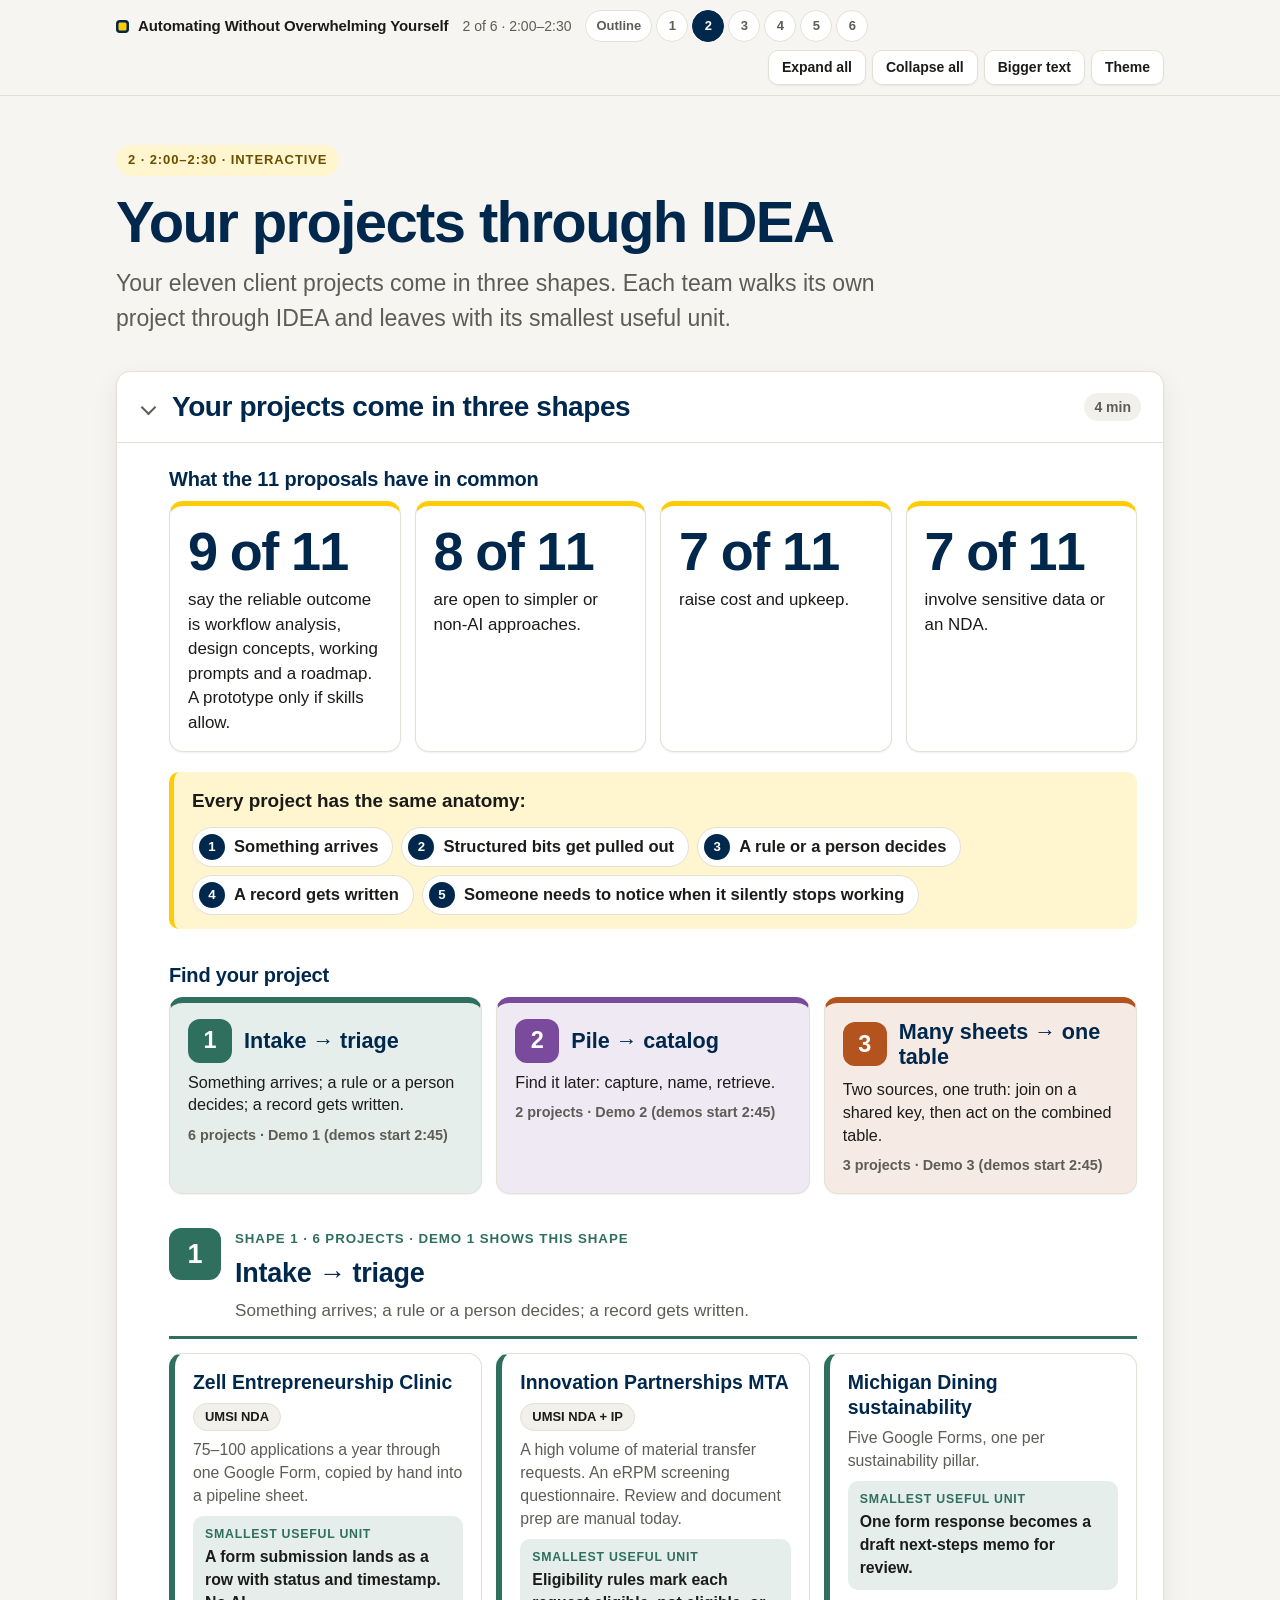
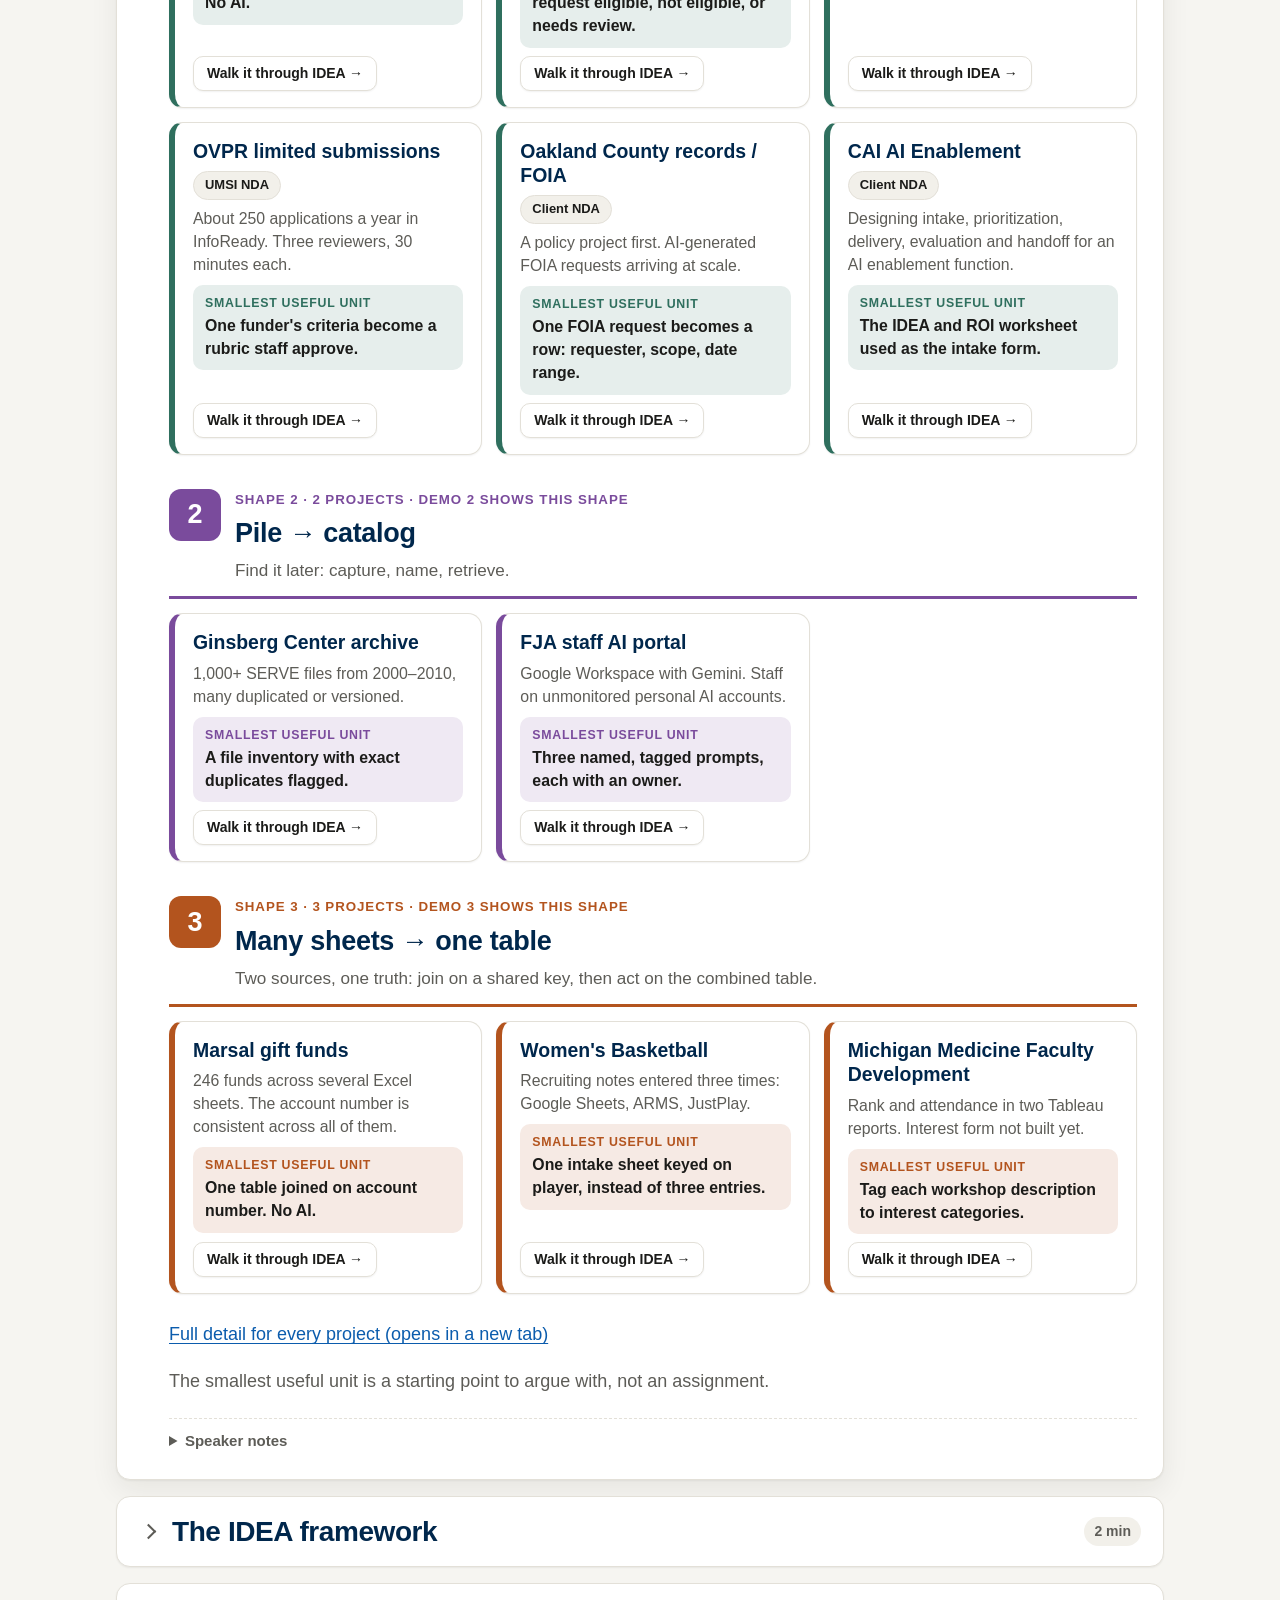
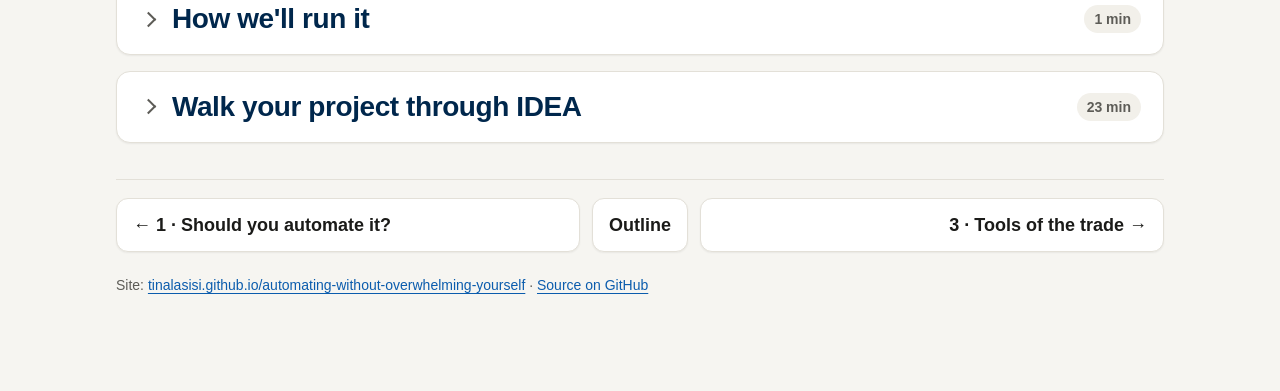
<file: site/02-idea-your-projects.html>
<!doctype html>
<html lang="en">
<head>
<meta charset="utf-8">
<meta name="viewport" content="width=device-width, initial-scale=1">
<title>Projects Through IDEA</title>
<link rel="stylesheet" href="assets/shared.css">
<script src="assets/shared.js"></script>
<style>
/* page-only styles; var(--tokens) only. Sizes in em so "Bigger text" scales them. */
details.section{scroll-margin-top:96px}
.section-body>h3:first-child{margin-top:0}
.shape-1,.shape-2,.shape-3{--tint:var(--surface-2)}
@supports (background:color-mix(in srgb,red,blue)){
  .shape-1,.shape-2,.shape-3{--tint:color-mix(in srgb,var(--shape) 12%,var(--surface))}
}

/* key numbers */
.stats{display:grid;grid-template-columns:repeat(auto-fit,minmax(200px,1fr));gap:14px;margin:4px 0 20px}
.stat{border-top:5px solid var(--maize);padding:18px 18px 16px}
.stat b{display:block;font-size:clamp(2.2em,4.4vw,3em);line-height:1;font-weight:800;letter-spacing:-.03em;color:var(--heading);margin-bottom:10px}
.stat span{display:block;font-size:.94em;line-height:1.45}

/* anatomy */
.anatomy{margin:0 0 30px}
.anatomy>p{margin:0 0 10px;font-size:1.05em}
ol.flow{list-style:none;counter-reset:f;margin:0;padding:0;display:flex;flex-wrap:wrap;gap:8px}
ol.flow>li{counter-increment:f;margin:0;display:inline-flex;align-items:center;gap:9px;padding:6px 14px 6px 6px;border-radius:999px;background:var(--surface);border:1px solid var(--line);font-size:.92em;font-weight:600;line-height:1.3;max-width:100%}
ol.flow>li::before{content:counter(f);flex:none;width:26px;height:26px;border-radius:50%;display:grid;place-items:center;background:var(--heading);color:var(--surface);font-size:.8em;font-weight:800}

/* three-shape overview */
.shape-legend{display:grid;grid-template-columns:repeat(auto-fit,minmax(240px,1fr));gap:14px;margin:6px 0 8px}
.shape-legend a.card{border-top:6px solid var(--shape);background:var(--tint);padding:16px 18px}
.shape-legend a.card:hover{border-color:var(--shape)}
.legend-top{display:flex;align-items:center;gap:12px;margin-bottom:8px}
.legend-name{font-size:1.2em;font-weight:800;line-height:1.2;color:var(--heading)}
.legend-tag{margin:0;font-size:.9em;line-height:1.4}
.legend-meta{display:block;margin-top:8px;font-size:.8em;font-weight:700;color:var(--muted)}
.shape-badge{flex:none;width:44px;height:44px;border-radius:12px;display:grid;place-items:center;background:var(--shape,var(--accent));color:var(--surface);font-size:1.3em;font-weight:800}
.shape-group{margin:34px 0 0;scroll-margin-top:96px}
.shape-head{display:flex;align-items:flex-start;gap:14px;padding-bottom:12px;margin-bottom:14px;border-bottom:3px solid var(--shape)}
.shape-head .shape-badge{width:52px;height:52px;font-size:1.5em}
.shape-kicker{margin:0;font-size:.74em;font-weight:800;letter-spacing:.07em;text-transform:uppercase;color:var(--shape)}
.shape-head h3{margin:2px 0 2px;font-size:clamp(1.25em,2.4vw,1.5em)}
.shape-head .tag{margin:0;font-size:.95em;color:var(--muted)}
.proj-grid{display:grid;grid-template-columns:repeat(auto-fill,minmax(280px,1fr));gap:14px}
.proj-card{display:flex;flex-direction:column;gap:8px;border-left-width:6px;padding:16px 18px}
.proj-card h4{margin:0;font-size:1.08em;line-height:1.25;color:var(--heading)}
.proj-card .pill{align-self:flex-start;font-size:.72em}
.proj-card p{margin:0;font-size:.88em;line-height:1.45}
.proj-card .have{color:var(--muted)}
.k{display:block;font-size:.78em;font-weight:800;letter-spacing:.06em;text-transform:uppercase;color:var(--shape,var(--muted));margin-bottom:2px}
.unit{background:var(--tint,var(--surface-2));border-radius:10px;padding:10px 12px;font-weight:600}
.proj-card .walk-btn{margin-top:auto;align-self:flex-start}
.proj-card .walk-btn:hover{border-color:var(--shape)}
.after-shapes{margin-top:26px}

/* IDEA recap */
.idea-grid{display:grid;grid-template-columns:repeat(auto-fit,minmax(220px,1fr));gap:14px;margin:18px 0}
.idea-grid .card{border-top:5px solid var(--accent)}
.idea-grid .card.is-focus{border-top-color:var(--maize);background:var(--maize-bg)}
.idea-grid .card h3{display:flex;align-items:center;gap:12px;margin:0 0 10px;font-size:1.2em}
.idea-grid ul{margin:0;padding-left:20px}
.idea-grid li{margin:5px 0;font-size:.94em}
.letter{flex:none;width:44px;height:44px;border-radius:50%;display:grid;place-items:center;background:var(--accent);color:var(--accent-ink);font-weight:800;font-size:1.2em;line-height:1}
.example{margin-top:22px}
.example h3{margin:0 0 10px}
ol.flow.task>li{background:var(--surface-2)}
dl.idea-dl{margin:8px 0 4px;display:grid;grid-template-columns:auto 1fr;gap:12px 18px}
dl.idea-dl dt{font-weight:800;color:var(--heading)}
dl.idea-dl dd{margin:0}

/* walkthrough */
.idea-tool{background:var(--surface);border:1px solid var(--line);border-top:7px solid var(--shape,var(--accent));border-radius:var(--radius);box-shadow:var(--shadow);padding:22px 24px 22px}
.tool-top{display:grid;grid-template-columns:minmax(0,340px) minmax(0,1fr);gap:16px 22px;align-items:stretch}
.picker label{display:block;margin-bottom:6px;font-size:.8em;text-transform:uppercase;letter-spacing:.06em;color:var(--muted)}
.picker select{font-size:1.05em;font-weight:650;padding:12px 14px;min-height:52px}
.proj-head{border-radius:12px;background:var(--tint,var(--surface-2));padding:14px 18px}
.proj-head .name{display:flex;flex-wrap:wrap;align-items:center;gap:8px 12px;margin:0 0 6px;font-size:1.3em;font-weight:800;line-height:1.2;color:var(--heading)}
.proj-head p{margin:4px 0;font-size:.92em}
.proj-head code{overflow-wrap:anywhere}
.shape-pill{display:inline-block;font-size:.62em;font-weight:750;padding:4px 12px;border-radius:999px;background:var(--shape,var(--accent));color:var(--surface);letter-spacing:.01em}
.stepper{list-style:none;margin:20px 0 10px;padding:0;display:grid;grid-template-columns:repeat(5,minmax(0,1fr));gap:8px}
.stepper li{margin:0;max-width:none}
.stepper button{width:100%;min-height:62px;justify-content:flex-start;text-align:left;gap:10px;font-size:.95em;padding:10px 12px;border-radius:12px;background:var(--surface-2)}
.stepper button:hover{border-color:var(--shape,var(--accent))}
.stepper .sl{flex:none;width:36px;height:36px;border-radius:50%;display:grid;place-items:center;background:var(--surface);border:2px solid var(--shape,var(--accent));color:var(--shape,var(--accent));font-weight:800;font-size:1.05em}
.stepper button[aria-current="step"]{background:var(--shape,var(--accent));border-color:var(--shape,var(--accent));color:var(--surface);font-weight:800;box-shadow:var(--shadow)}
.stepper button[aria-current="step"] .sl{background:var(--surface);color:var(--shape,var(--accent));border-color:var(--surface)}
.stepper .done{margin-left:auto;font-weight:800;color:var(--ok)}
.stepper button[aria-current="step"] .done{color:var(--surface)}
.progress{display:flex;align-items:center;gap:14px;margin:4px 0 18px;scroll-margin-top:96px}
.progress p{margin:0;font-weight:750;white-space:nowrap}
.bar{flex:1;height:10px;background:var(--surface-2);border:1px solid var(--line);border-radius:999px;overflow:hidden}
.bar span{display:block;height:100%;width:25%;background:var(--shape,var(--accent));transition:width .25s}
.panel-title{display:flex;align-items:center;gap:14px;margin:0 0 14px;font-size:clamp(1.45em,3vw,1.9em);line-height:1.15}
.panel-title .letter{width:56px;height:56px;font-size:.9em;background:var(--shape,var(--accent));color:var(--surface)}
.panel-title:focus{outline:none}
.panel-title:focus-visible{outline:3px solid var(--focus);outline-offset:4px;border-radius:8px}
.panel-grid{display:grid;grid-template-columns:minmax(0,1fr) minmax(0,1.2fr);gap:18px 28px;align-items:start}
.questions{list-style:none;margin:0;padding:0}
.questions li{position:relative;margin:0 0 12px;padding-left:22px;font-size:1.12em;line-height:1.4;max-width:none}
.questions li::before{content:"";position:absolute;left:0;top:.5em;width:9px;height:9px;border-radius:50%;background:var(--shape,var(--accent))}
.panel label{display:block;margin:0 0 6px;font-size:.9em}
.panel textarea{font-size:1.02em;min-height:220px;line-height:1.5}
.panel details.reveal p{font-size:1em;margin:8px 0 4px}
.step-nav{display:flex;flex-wrap:wrap;gap:10px;align-items:center;margin-top:20px;padding-top:16px;border-top:1px solid var(--line)}
.step-nav .spacer{flex:1}
.clear-btn{color:var(--danger);border-color:var(--danger)}
.clear-btn:hover,.clear-btn.arm{background:var(--danger-bg);border-color:var(--danger)}
.idea-card{border:3px solid var(--shape,var(--accent));border-radius:var(--radius);padding:20px 22px;background:var(--surface)}
.idea-card .card-kicker{font-size:.72em;font-weight:800;letter-spacing:.08em;text-transform:uppercase;color:var(--maize-ink);margin:0}
.idea-card .card-title{display:flex;flex-wrap:wrap;align-items:center;gap:8px 12px;margin:4px 0 4px;font-size:clamp(1.4em,2.8vw,1.8em)}
.idea-card .card-title:focus{outline:none}
.idea-card .card-title:focus-visible{outline:3px solid var(--focus);outline-offset:4px;border-radius:8px}
.idea-card dl{margin:16px 0 0;display:grid;grid-template-columns:auto 1fr;gap:14px 18px;align-items:start}
.idea-card dt{display:flex;align-items:center;gap:10px;font-weight:800;color:var(--heading)}
.idea-card dt .letter{width:34px;height:34px;font-size:.9em;background:var(--shape,var(--accent));color:var(--surface)}
.idea-card dd{margin:0;padding-top:4px;white-space:pre-wrap;font-size:1.02em}
.idea-card dd.empty{color:var(--muted);font-style:italic}
.card-actions{display:flex;flex-wrap:wrap;gap:10px;margin-top:14px}
@media (max-width:860px){
  .tool-top,.panel-grid{grid-template-columns:1fr}
  .stepper{grid-template-columns:repeat(2,minmax(0,1fr))}
  .stepper li:last-child{grid-column:1 / -1}
}
@media (max-width:640px){
  .idea-tool{padding:16px 14px}
  dl.idea-dl,.idea-card dl{grid-template-columns:1fr;gap:4px}
  dl.idea-dl dd,.idea-card dd{margin-bottom:10px}
  .progress{flex-wrap:wrap}
  .step-nav .spacer{display:none}
}
@media (max-width:480px){
  .stepper button{position:relative;flex-direction:column;align-items:flex-start;gap:6px}
  .stepper .done{position:absolute;top:10px;right:12px;margin:0}
  .stepper li:last-child button{flex-direction:row;align-items:center}
}
@media print{
  .print-idea body *{visibility:hidden}
  .print-idea #idea-card,.print-idea #idea-card *{visibility:visible}
  .print-idea #idea-card{position:absolute;left:0;top:0;width:100%;border-color:var(--ink)}
}
</style>
</head>
<body>
<header class="topbar"><div class="page">
  <a class="brand" href="index.html">Automating Without Overwhelming Yourself</a>
  <span class="crumb">2 of 6 · 2:00–2:30</span>
  <nav class="section-nav" aria-label="Workshop sections">
    <a href="index.html">Outline</a><a href="01-should-you-automate.html">1</a><a href="02-idea-your-projects.html" aria-current="page">2</a><a href="03-tools-of-the-trade.html">3</a><a href="04-live-demos.html">4</a><a href="05-hands-on.html">5</a><a href="06-share-and-close.html">6</a>
  </nav>
  <div class="tools">
    <button type="button" data-expand-all>Expand all</button>
    <button type="button" data-collapse-all>Collapse all</button>
    <button type="button" data-present-toggle aria-label="Bigger text for the projector">Bigger text</button>
    <button type="button" data-theme-toggle aria-label="Switch light or dark">Theme</button>
  </div>
</div></header>
<main class="page">
  <section class="hero">
    <div class="kicker">2 · 2:00–2:30 · interactive</div>
    <h1>Your projects through IDEA</h1>
    <p class="lede">Your eleven client projects come in three shapes. Each team walks its own project through IDEA and leaves with its smallest useful unit.</p>
  </section>

  <!-- 1 -->
  <details class="section" id="shapes" open>
    <summary><h2>Your projects come in three shapes</h2><span class="meta">4 min</span></summary>
    <div class="section-body">
      <h3>What the 11 proposals have in common</h3>
      <div class="stats">
        <div class="card stat"><b>9 of 11</b><span>say the reliable outcome is workflow analysis, design concepts, working prompts and a roadmap. A prototype only if skills allow.</span></div>
        <div class="card stat"><b>8 of 11</b><span>are open to simpler or non-AI approaches.</span></div>
        <div class="card stat"><b>7 of 11</b><span>raise cost and upkeep.</span></div>
        <div class="card stat"><b>7 of 11</b><span>involve sensitive data or an NDA.</span></div>
      </div>

      <div class="callout anatomy">
        <p><strong>Every project has the same anatomy:</strong></p>
        <ol class="flow">
          <li>Something arrives</li>
          <li>Structured bits get pulled out</li>
          <li>A rule or a person decides</li>
          <li>A record gets written</li>
          <li>Someone needs to notice when it silently stops working</li>
        </ol>
      </div>

      <h3>Find your project</h3>
      <div class="shape-legend" id="shape-legend"></div>
      <div id="shape-groups"></div>
      <noscript><p>The project cards need JavaScript. Full details are on the <a href="projects.html">projects page</a>.</p></noscript>

      <div class="after-shapes">
        <p><a href="projects.html" target="_blank" rel="noopener">Full detail for every project (opens in a new tab)</a></p>
        <p class="muted">The smallest useful unit is a starting point to argue with, not an assignment.</p>
      </div>

      <details class="notes"><summary>Speaker notes</summary>
        <p><strong>Pacing for the 30 minutes.</strong></p>
        <ul>
          <li>2:00–2:04 · This section. Read the four numbers. Point at each shape. Every team finds its card.</li>
          <li>2:04–2:06 · IDEA recap with the sign-in sheet example. They saw it at the end of page 1; do not reteach.</li>
          <li>2:06–2:07 · "How we'll run it" (next section). Then open the walkthrough.</li>
          <li>2:07–2:12 · Identify. 2:12–2:17 · Document. 2:17–2:23 · Experiment. 2:23–2:28 · Adjust.</li>
          <li>2:28–2:30 · Lightning round: each team says its smallest useful unit in one sentence.</li>
        </ul>
        <p>The pitch: nine of eleven clients want analysis, working prompts and a roadmap, and eight are open to non-AI answers. So the first skill is deciding what to automate, not building. Some of the smallest units need no AI at all, for example Zell and Marsal.</p>
        <p>Each shape gets a live demo at 2:45: Demo 1 is intake, Demo 2 is the pile, Demo 3 is the sheets.</p>
      </details>
    </div>
  </details>

  <!-- 2 -->
  <details class="section" id="idea">
    <summary><h2>The IDEA framework</h2><span class="meta">2 min</span></summary>
    <div class="section-body">
      <p class="big-quote">IDEA is not a building plan. It is a thinking tool.</p>
      <div class="idea-grid">
        <div class="card"><h3><span class="letter" aria-hidden="true">I</span>Identify</h3>
          <ul><li>What are you trying to accomplish?</li><li>The goal is not automation. The goal is the desired outcome.</li><li>What does "done" look like?</li></ul></div>
        <div class="card"><h3><span class="letter" aria-hidden="true">D</span>Document</h3>
          <ul><li>Break the task into building blocks: data source, transformation, output.</li><li>What's fixed? What varies?</li></ul></div>
        <div class="card is-focus"><h3><span class="letter" aria-hidden="true">E</span>Experiment</h3>
          <ul><li>Choose one component to test.</li><li>Start with the smallest workable version.</li><li>See how it performs in your real context.</li></ul></div>
        <div class="card"><h3><span class="letter" aria-hidden="true">A</span>Adjust</h3>
          <ul><li>What could break if something changes?</li><li>Who else is affected?</li><li>What ongoing maintenance is required?</li></ul></div>
      </div>

      <div class="card example">
        <h3>Example: the Monday attendance email</h3>
        <ol class="flow task">
          <li>Pull data from a sign-in sheet</li>
          <li>Copy into an email and format it</li>
          <li>Send it every Monday</li>
          <li>About 20 minutes a week</li>
        </ol>
        <details class="reveal"><summary>Run the example through IDEA</summary>
          <dl class="idea-dl">
            <dt>Identify</dt><dd>The goal is not "automate the attendance email." That is a solution. The goal: the team gets an accurate, timely summary every week without me assembling it. Trigger: the start of a new week. Done means a formatted email in inboxes by Monday at 10 AM.</dd>
            <dt>Document</dt><dd>Source: the sign-in sheet. Transformation: pull the numbers, maybe calculate percentages. Output: the email. Fixed: format, recipients, structure. Varies: the numbers, the date, who was absent.</dd>
            <dt>Experiment</dt><dd>Auto-fill a template with this week's numbers and still send it by hand. Test one piece and see if it works.</dd>
            <dt>Adjust</dt><dd>What if someone changes the sign-in sheet? What if a new person joins the team? How would I know something went wrong?</dd>
          </dl>
        </details>
      </div>
      <p class="callout">Some tasks are fine the way they are. That is a valid outcome.</p>

      <details class="notes"><summary>Speaker notes</summary>
        <p>Page 1 already covered IDEA, so spend one minute here. Use the example as the model answer for the walkthrough.</p>
        <p>Land on Experiment: "start with the smallest workable version." That is today's thesis. The fixed parts are what you template; the parts that vary are what the system has to handle.</p>
      </details>
    </div>
  </details>

  <!-- 3 -->
  <details class="section" id="run">
    <summary><h2>How we'll run it</h2><span class="meta">1 min</span></summary>
    <div class="section-body">
      <ol class="steps">
        <li>Sit with your client team.</li>
        <li>Pick your project. No project yet? Use your own workflow.</li>
        <li>About 5 minutes per step: Identify, Document, Experiment, Adjust.</li>
        <li>Answer in the page or on paper.</li>
        <li>I call on two or three teams per step.</li>
      </ol>
      <p class="big-quote">Goal: every team leaves with its smallest useful unit named in one sentence.</p>
      <details class="notes"><summary>Speaker notes</summary>
        <p>Say this before opening the walkthrough. Keep a visible clock. Call on different teams each step so all three shapes get heard.</p>
      </details>
    </div>
  </details>

  <!-- 4 -->
  <details class="section" id="walk">
    <summary><h2>Walk your project through IDEA</h2><span class="meta">23 min</span></summary>
    <div class="section-body">
      <div class="idea-tool" id="idea-tool">
        <div class="tool-top">
          <div class="picker">
            <label for="idea-project">Your project</label>
            <select id="idea-project"></select>
          </div>
          <div class="proj-head" id="idea-head"></div>
        </div>

        <ol class="stepper" id="idea-stepper" aria-label="IDEA steps"></ol>
        <div class="progress" id="idea-progress">
          <p id="idea-progress-text" aria-live="polite">Step 1 of 4 · Identify</p>
          <div class="bar" aria-hidden="true"><span id="idea-bar"></span></div>
        </div>

        <div class="panel" id="idea-panel"></div>

        <div class="step-nav">
          <button type="button" class="btn-lg" id="idea-back">← Back</button>
          <button type="button" class="btn-lg btn-primary" id="idea-next">Next →</button>
          <span class="spacer"></span>
          <button type="button" class="clear-btn" id="idea-clear">Clear this project's answers</button>
        </div>
        <noscript><p>The walkthrough needs JavaScript. Use the four IDEA questions above on paper.</p></noscript>
      </div>

      <details class="notes"><summary>Speaker notes</summary>
        <p>Pick "Your own workflow" to show how it works: the example answers are the sign-in sheet. Then switch to a real project, for example Zell.</p>
        <p>Open an example only after teams have written something. Answers save in this browser, separately for each project.</p>
        <p>Identify: listen for "automate X." Push back: that is a solution, not a goal. What does the client want?</p>
        <p>Experiment is the one that matters. Every team says its unit in one sentence. Ask: does this one need AI at all?</p>
        <p>Adjust: if time is short, keep it brief. It comes back at the end of the hands-on, when their build hits the planted problems.</p>
      </details>
    </div>
  </details>

  <nav class="pager" aria-label="Sections">
    <a href="01-should-you-automate.html">← 1 · Should you automate it?</a>
    <a href="index.html">Outline</a>
    <a href="03-tools-of-the-trade.html">3 · Tools of the trade →</a>
  </nav>
  <p class="source-link muted" style="margin-top:22px;font-size:14px">Site: <a href="https://tinalasisi.github.io/automating-without-overwhelming-yourself/">tinalasisi.github.io/automating-without-overwhelming-yourself</a> · <a href="https://github.com/tinalasisi/automating-without-overwhelming-yourself" target="_blank" rel="noopener">Source on GitHub</a></p>
</main>

<script>
/* All project data lives here. Edit this object to change cards, examples or questions.
   Checked against 02_projects/ai-clinic-projects.html and the per-project cheat sheet. */
const IDEA_DATA = {
  shapes: {
    1: { name: "Intake → triage", tag: "Something arrives; a rule or a person decides; a record gets written.", demo: "Demo 1" },
    2: { name: "Pile → catalog", tag: "Find it later: capture, name, retrieve.", demo: "Demo 2" },
    3: { name: "Many sheets → one table", tag: "Two sources, one truth: join on a shared key, then act on the combined table.", demo: "Demo 3" }
  },
  steps: [
    { key: "identify", name: "Identify", letter: "I",
      questions: ["What are you trying to accomplish?", "The goal is not automation. It is the outcome your client wants.", "What does \"done\" look like?", "What triggers the task?"],
      placeholder: "Our client wants... Done looks like..." },
    { key: "document", name: "Document", letter: "D",
      questions: ["Data source: where does it come from?", "Transformation: what happens to it?", "Output: a doc, an email, a status column, a row in another sheet?", "What is fixed every time? What varies?"],
      placeholder: "Source: ... Transformation: ... Output: ... Fixed: ... Varies: ..." },
    { key: "experiment", name: "Experiment", letter: "E",
      questions: ["Choose one component to test.", "What is the smallest workable version?", "How will you see it work in the real context? Today, test on fake data.", "Name your smallest useful unit in one sentence."],
      placeholder: "Our smallest useful unit: ..." },
    { key: "adjust", name: "Adjust", letter: "A",
      questions: ["What could break if something changes?", "Who else is affected?", "What ongoing maintenance does it need?", "What stays manual? Where may the data go?"],
      placeholder: "Could break: ... Stays manual: ... Data rule: ... Upkeep: ..." }
  ],
  projects: [
    { id: "zell", shape: 1, name: "Zell Entrepreneurship Clinic", flag: "UMSI NDA",
      have: "75–100 applications a year through one Google Form, copied by hand into a pipeline sheet.",
      unit: "A form submission lands as a row with status and timestamp. No AI.",
      sandbox: "form_zell_application_responses.csv",
      ex: {
        identify: "No applicant gets lost, and the annual stats come from the same table. Trigger: a new form submission. Done: every submission appears in the ZEC Pipeline sheet with a status, and nobody copies it by hand.",
        document: "Joint Google Form → copied by hand into the ZEC Pipeline sheet with a status → one pipeline row per applicant. Fixed: the form questions, the status tabs, the written SOP. Varies: 75–100 applicants a year and what each one needs.",
        experiment: "A form submission lands as a row with a status and a timestamp. Apps Script, no AI: the copy-paste step is the whole cost.",
        adjust: "Accept, waitlist, deny and routing between the two clinics stay manual. Applicants are told not to include confidential information, and U-M tools are preferred. Upkeep: who notices a row with no movement in 14 days, and who fixes the script when the form changes?"
      } },
    { id: "mta", shape: 1, name: "Innovation Partnerships MTA", flag: "UMSI NDA + IP",
      have: "A high volume of material transfer requests. An eRPM screening questionnaire. Review and document prep are manual today.",
      unit: "Eligibility rules mark each request eligible, not eligible, or needs review.",
      sandbox: "form_mta_screening_responses.csv",
      ex: {
        identify: "Low-risk material transfers get identified and go out on a non-negotiated agreement, so manual review goes to the requests that need it. Trigger: a new request and its screening questionnaire. Done: every request is marked eligible, not eligible, or needs review.",
        document: "eRPM screening questionnaire → eligibility criteria applied to the answers → a status on each request, later a filled standard template. Fixed: the questions and the criteria. Varies: free-text answers, some of them ambiguous.",
        experiment: "Write eligibility as explicit rules from the questionnaire, so each request comes out eligible, not eligible, or needs review. Rules, not vibes.",
        adjust: "Anything the gate does not clear stays manual: legal, regulatory, IP. The forms are not confidential; Maizey is preferred over public tools. Upkeep: who updates the rules when the questionnaire changes?"
      } },
    { id: "dining", shape: 1, name: "Michigan Dining sustainability", flag: "",
      have: "Five Google Forms, one per sustainability pillar.",
      unit: "One form response becomes a draft next-steps memo for review.",
      sandbox: "form_dining_sustainability_responses.csv",
      ex: {
        identify: "Each respondent learns how their current work compares with campus goals, what to do next, and where to find resources. Trigger: a submitted form response. Done: a reviewed next-steps report, emailed as a PDF.",
        document: "Five Google Forms, one per pillar → each response checked against campus goals and best practices → a next-steps report. Fixed: the pillars, the questions, the campus goals. Varies: every respondent's answers.",
        experiment: "One form response becomes a draft next-steps memo, using campus goals and best practices as the rubric, for staff to review. The whole pipeline fits in Apps Script plus one LLM call.",
        adjust: "Review stays manual: every memo is checked before it reaches a respondent, at least until trust is earned. No data sensitivities. Upkeep: the client asked about the energy and cost of the tool, so who tracks that, and who keeps the rubric current?"
      } },
    { id: "ovpr", shape: 1, name: "OVPR limited submissions", flag: "UMSI NDA",
      have: "About 250 applications a year in InfoReady. Three reviewers, 30 minutes each.",
      unit: "One funder's criteria become a rubric staff approve.",
      sandbox: "requests_inbox.csv, or build your own InfoReady-style form",
      ex: {
        identify: "Explainable help for the reviewers and more consistent feedback, while every decision stays manual. Done: a rubric-aligned first pass, with quoted evidence, that reviewers trust.",
        document: "InfoReady applications and each funder's criteria → a rubric, then a first-pass review with quoted evidence → draft feedback and a shortlist for experts. Fixed: the approved rubric for each award. Varies: every funder's criteria, and about 250 applications a year.",
        experiment: "Turn one funder's criteria into an award-specific rubric that staff approve. Test it on synthetic applications, as the client asked.",
        adjust: "Every decision stays manual, and experts review the shortlist. The review is confidential: institutional tools only, and explainability is required. Upkeep: a new rubric per funder, and a check that reviewers still trust the first pass."
      } },
    { id: "foia", shape: 1, name: "Oakland County records / FOIA", flag: "Client NDA",
      have: "A policy project first. AI-generated FOIA requests arriving at scale.",
      unit: "One FOIA request becomes a row: requester, scope, date range.",
      sandbox: "requests_inbox.csv",
      ex: {
        identify: "Retention and governance rules for AI-generated records, and a way to keep up with FOIA requests arriving at scale. Done: policy recommendations first, a build only if the team wants one. For a build, the trigger is an incoming FOIA request.",
        document: "Incoming FOIA requests → pull out requester, scope, systems implicated and date range → one row per request, later routed to a department. Fixed: the fields every request needs. Varies: the wording, and near-identical AI-generated requests.",
        experiment: "If the team wants a build: one FOIA request becomes a row with requester, scope, systems implicated and date range.",
        adjust: "Every response and the policy recommendations stay manual. Private materials stay inside County-provided tools. Upkeep: who catches near-duplicate requests, and who tags new records with a retention schedule?"
      } },
    { id: "cai", shape: 1, name: "CAI AI Enablement", flag: "Client NDA",
      have: "Designing intake, prioritization, delivery, evaluation and handoff for an AI enablement function.",
      unit: "The IDEA and ROI worksheet used as the intake form.",
      sandbox: "requests_inbox.csv",
      ex: {
        identify: "A repeatable way to take in, prioritize, deliver, evaluate and hand off AI use cases. Done: every use case enters through one intake and has a way to tell whether it broke or paid off.",
        document: "Use cases such as hiring workflows, MOU and contract review, course creation, studio health reporting → intake, prioritization, delivery, evaluation → a handoff. Fixed: the stages. Varies: every use case.",
        experiment: "Use the IDEA and ROI worksheet as the intake form, with \"how would we know it broke or paid off\" as the evaluation criterion. Then take one use case end to end: studio health reporting is the safest.",
        adjust: "Personnel and legal decisions stay manual. Approved tools only, with a privacy review before sensitive use cases. Upkeep: who owns each use case after the handoff?"
      } },
    { id: "ginsberg", shape: 2, name: "Ginsberg Center archive", flag: "",
      have: "1,000+ SERVE files from 2000–2010, many duplicated or versioned.",
      unit: "A file inventory with exact duplicates flagged.",
      sandbox: "shared_drive_dump.csv",
      ex: {
        identify: "People can find what is in the SERVE archive. Done: an annotated catalog with duplicates flagged, a tested sort-and-summarize approach, and a roadmap.",
        document: "1,000+ files on the M: drive → name, date, size and hash for each, later a summary → a catalog sheet. Fixed: the file set from 2000–2010. Varies: versions, duplicates, and which files hold student IDs.",
        experiment: "An inventory script writes each file's name, date, size and hash to a sheet, with exact duplicates flagged by hash.",
        adjust: "Which version is best, what to delete, and files with personal information stay manual. Files with student IDs are deleted, not indexed. Upkeep: who curates the set before Maizey searches it?"
      } },
    { id: "fja", shape: 2, name: "FJA staff AI portal", flag: "",
      have: "Google Workspace with Gemini. Staff on unmonitored personal AI accounts.",
      unit: "Three named, tagged prompts, each with an owner.",
      sandbox: "terrible_notes.txt",
      ex: {
        identify: "Staff use approved AI safely instead of unmonitored personal accounts. Done: a portal with two paths and a safe-prompt library that staff actually use.",
        document: "The tasks staff already bring to AI → each prompt named, tagged and given an owner → a prompt library in the portal (Google Site or JIRA). Fixed: the naming and tagging scheme. Varies: the prompts and the tasks.",
        experiment: "Three prompts in the library, each named, tagged, and with an owner.",
        adjust: "Teachers' judgment and the approval of tools stay manual. FERPA and COPPA apply, with SSO and admin-console requirements. Upkeep: who reviews the library when tools change, for example when FlintK12 arrives?"
      } },
    { id: "marsal", shape: 3, name: "Marsal gift funds", flag: "",
      have: "246 funds across several Excel sheets. The account number is consistent across all of them.",
      unit: "One table joined on account number. No AI.",
      sandbox: "funds_development.csv + funds_finance.csv",
      ex: {
        identify: "Answer questions about any fund from one place, and know when a donor is due for a letter. Done: one table with one row per fund.",
        document: "Several Excel sheets from development, financial aid and finance → joined on account number → one table, one row per fund. Fixed: the account number, the same in every sheet. Varies: the columns, and who owns each sheet.",
        experiment: "One table joined on account number. A join, not AI.",
        adjust: "The stewardship manager maintains it; Financial Aid and Finance data is a later phase. Scholarship recipient names get anonymized or replaced with dummy data. Upkeep: when a sheet changes, does the join still line up?"
      } },
    { id: "wbb", shape: 3, name: "Women's Basketball", flag: "",
      have: "Recruiting notes entered three times: Google Sheets, ARMS, JustPlay.",
      unit: "One intake sheet keyed on player, instead of three entries.",
      sandbox: "generate two sheets keyed on player (the funds pair is the pattern)",
      ex: {
        identify: "Enter recruiting notes once instead of three times, and give coaches a first pass at opponent tendencies. Done: one source of truth per player.",
        document: "Notes in Google Sheets, ARMS and JustPlay → merged on player → one intake sheet plus paste-ready exports for ARMS and JustPlay. Fixed: the player key. Varies: each system's fields, and the XML exports from film platforms.",
        experiment: "One intake sheet keyed on player as the source of truth, with paste-ready exports for ARMS and JustPlay.",
        adjust: "The coach's read and anything public-facing stay manual. Recruiting and scouting information stays private; U-M tools are fine. Upkeep: who checks that the exports still paste cleanly when a system changes?"
      } },
    { id: "medfac", shape: 3, name: "Michigan Medicine Faculty Development", flag: "",
      have: "Rank and attendance in two Tableau reports. Interest form not built yet.",
      unit: "Tag each workshop description to interest categories.",
      sandbox: "form_faculty_interest_responses.csv",
      ex: {
        identify: "Offerings reach faculty who will open them, leaving out what they already took. Done: each person sees offerings that fit their rank and interests.",
        document: "Rank from the Faculty Affairs Tableau, attendance from the Faculty Development Tableau, interests from a new form → matched by rules → a personalized email or a sharper newsletter. Fixed: the workshop descriptions and interest categories. Varies: each person's rank, interests and attendance.",
        experiment: "Tag each workshop description to interest categories, so offerings can be matched at all.",
        adjust: "Little stays manual at send time if the rules are right; the monthly check of the interest list stays manual. Not sensitive, in the client's words; Level-2 SharePoint access. Upkeep: who maintains the interest list?"
      } },
    { id: "own", shape: 0, name: "Your own workflow", flag: "",
      have: "Example: pull data from a sign-in sheet, format it into an email, send it every Monday. About 20 minutes a week.",
      unit: "",
      sandbox: "",
      ex: {
        identify: "The team gets an accurate, timely attendance summary every week without me assembling it by hand. Trigger: the start of a new week. Done: a formatted email in inboxes by Monday at 10 AM.",
        document: "Sign-in sheet → pull the numbers, maybe calculate percentages → the email. Fixed: format, recipients, structure. Varies: the numbers, the date, who was absent.",
        experiment: "Auto-fill a template with this week's numbers and still send it by hand. Or have AI write a script that formats the data, and review the output first.",
        adjust: "What if someone changes the sign-in sheet, or a new team member joins? How would I know something went wrong, who else is affected, and what upkeep does it need?"
      } }
  ]
};

(function () {
  "use strict";
  const D = IDEA_DATA;
  const STEPS = D.steps;
  const CARD = STEPS.length; // index of the IDEA card view
  const byId = {};
  D.projects.forEach(function (p) { byId[p.id] = p; });
  const mem = {}; // fallback when localStorage is unavailable

  function lsGet(k) { try { return localStorage.getItem(k); } catch (e) { return null; } }
  function lsSet(k, v) { try { localStorage.setItem(k, v); } catch (e) {} }
  function lsDel(k) { try { localStorage.removeItem(k); } catch (e) {} }
  function esc(s) { return String(s).replace(/[&<>"']/g, function (c) { return { "&": "&amp;", "<": "&lt;", ">": "&gt;", '"': "&quot;", "'": "&#39;" }[c]; }); }
  /* Answers persist per project and step under "aw:idea:<project>:<step>" (shared.js adds the "aw:" prefix). */
  function pKey(pid, stepKey) { return "idea:" + pid + ":" + stepKey; }
  function getAnswer(pid, stepKey) {
    const k = pKey(pid, stepKey);
    if (Object.prototype.hasOwnProperty.call(mem, k)) return mem[k];
    return lsGet("aw:" + k) || "";
  }
  function shapeName(p) { return p.shape ? D.shapes[p.shape].name : "Your own workflow"; }
  function shapeClass(p) { return p.shape ? " shape-" + p.shape : ""; }

  const state = { pid: "own", step: 0 };
  const savedPid = lsGet("aw:idea-ui:project");
  if (savedPid && byId[savedPid]) state.pid = savedPid;
  const savedStep = parseInt(lsGet("aw:idea-ui:step"), 10);
  if (savedStep >= 0 && savedStep <= CARD) state.step = savedStep;

  let els = {};
  let clearTimer = null;

  /* ---------- Section 1: shape overview and project cards ---------- */
  function renderShapes() {
    const legend = document.getElementById("shape-legend");
    const host = document.getElementById("shape-groups");
    if (!legend || !host) return;
    let lg = "", html = "";
    [1, 2, 3].forEach(function (s) {
      const sh = D.shapes[s];
      const list = D.projects.filter(function (p) { return p.shape === s; });
      lg += '<a class="card shape-' + s + '" href="#shape-' + s + '">' +
        '<span class="legend-top"><span class="shape-badge" aria-hidden="true">' + s + '</span>' +
        '<span class="legend-name"><span class="visually-hidden">Shape ' + s + ': </span>' + esc(sh.name) + '</span></span>' +
        '<p class="legend-tag">' + esc(sh.tag) + '</p>' +
        '<span class="legend-meta">' + list.length + ' projects · ' + esc(sh.demo) + ' (demos start 2:45)</span></a>';
      html += '<section class="shape-group shape-' + s + '" id="shape-' + s + '" aria-labelledby="shape-h-' + s + '">' +
        '<div class="shape-head"><span class="shape-badge" aria-hidden="true">' + s + '</span><div>' +
        '<p class="shape-kicker">Shape ' + s + ' · ' + list.length + ' projects · ' + esc(sh.demo) + ' shows this shape</p>' +
        '<h3 id="shape-h-' + s + '">' + esc(sh.name) + '</h3>' +
        '<p class="tag">' + esc(sh.tag) + '</p></div></div>' +
        '<div class="proj-grid">';
      list.forEach(function (p) {
        html += '<article class="card proj-card shape-' + s + ' shape-bar">' +
          '<h4>' + esc(p.name) + '</h4>' +
          (p.flag ? '<span class="pill">' + esc(p.flag) + '</span>' : '') +
          '<p class="have">' + esc(p.have) + '</p>' +
          '<p class="unit"><span class="k">Smallest useful unit</span>' + esc(p.unit) + '</p>' +
          '<button type="button" class="walk-btn" data-walk="' + esc(p.id) + '">Walk it through IDEA →<span class="visually-hidden"> (' + esc(p.name) + ')</span></button>' +
          '</article>';
      });
      html += '</div></section>';
    });
    legend.innerHTML = lg;
    host.innerHTML = html;
    host.addEventListener("click", function (e) {
      const b = e.target.closest ? e.target.closest("[data-walk]") : null;
      if (!b) return;
      selectProject(b.getAttribute("data-walk"));
      setStep(0, false);
      const walk = document.getElementById("walk");
      walk.open = true;
      walk.scrollIntoView({ block: "start", behavior: "smooth" });
      els.select.focus({ preventScroll: true });
    });
  }

  /* ---------- Section 4: the walkthrough ---------- */
  function renderSelect() {
    let html = "";
    [1, 2, 3].forEach(function (s) {
      html += '<optgroup label="Shape ' + s + ' · ' + esc(D.shapes[s].name) + '">';
      D.projects.filter(function (p) { return p.shape === s; }).forEach(function (p) {
        html += '<option value="' + esc(p.id) + '">' + esc(p.name) + '</option>';
      });
      html += '</optgroup>';
    });
    html += '<optgroup label="Or">';
    D.projects.filter(function (p) { return !p.shape; }).forEach(function (p) {
      html += '<option value="' + esc(p.id) + '">' + esc(p.name) + '</option>';
    });
    html += '</optgroup>';
    els.select.innerHTML = html;
    els.select.value = state.pid;
  }

  function renderHead() {
    const p = byId[state.pid];
    els.tool.className = "idea-tool" + shapeClass(p);
    let html = '<p class="name">' + esc(p.name) + ' <span class="shape-pill">' + esc(shapeName(p)) + '</span>' +
      (p.flag ? ' <span class="pill">' + esc(p.flag) + '</span>' : '') + '</p>' +
      '<p>' + esc(p.have) + '</p>';
    if (p.sandbox) html += '<p class="muted">Sandbox file for the hands-on: <code>' + esc(p.sandbox) + '</code></p>';
    els.head.innerHTML = html;
  }

  function renderStepper() {
    let html = "";
    STEPS.forEach(function (st, i) {
      const answered = getAnswer(state.pid, st.key).trim() !== "";
      html += '<li><button type="button" data-step="' + i + '"' + (state.step === i ? ' aria-current="step"' : '') + '>' +
        '<span class="sl" aria-hidden="true">' + esc(st.letter) + '</span>' + esc(st.name) +
        '<span class="done" data-done="' + st.key + '"' + (answered ? '' : ' hidden') + '><span aria-hidden="true">✓</span><span class="visually-hidden"> (answered)</span></span>' +
        '</button></li>';
    });
    html += '<li><button type="button" data-step="' + CARD + '"' + (state.step === CARD ? ' aria-current="step"' : '') + '>' +
      '<span class="sl" aria-hidden="true">★</span>Your IDEA card</button></li>';
    els.stepper.innerHTML = html;
  }

  function updateDoneMark(stepKey) {
    const m = els.stepper.querySelector('[data-done="' + stepKey + '"]');
    if (m) m.hidden = getAnswer(state.pid, stepKey).trim() === "";
  }

  function renderProgress() {
    if (state.step < CARD) {
      els.progText.textContent = "Step " + (state.step + 1) + " of " + STEPS.length + " · " + STEPS[state.step].name;
      els.bar.style.width = ((state.step + 1) / STEPS.length * 100) + "%";
    } else {
      els.progText.textContent = "All 4 steps · Your IDEA card";
      els.bar.style.width = "100%";
    }
  }

  function renderPanel() {
    const p = byId[state.pid];
    if (state.step < CARD) {
      const st = STEPS[state.step];
      const k = pKey(p.id, st.key);
      els.panel.innerHTML =
        '<h3 class="panel-title" id="idea-step-title" tabindex="-1"><span class="letter" aria-hidden="true">' + esc(st.letter) + '</span>' + esc(st.name) + '</h3>' +
        '<div class="panel-grid">' +
          '<ul class="questions">' + st.questions.map(function (q) { return '<li>' + esc(q) + '</li>'; }).join("") + '</ul>' +
          '<div class="answer">' +
            '<label for="idea-answer">Your team\'s answer: ' + esc(st.name) + '</label>' +
            '<textarea id="idea-answer" rows="6" data-persist="' + esc(k) + '" placeholder="' + esc(st.placeholder) + '"></textarea>' +
          '</div>' +
        '</div>' +
        '<details class="reveal"><summary>Show an example for this project</summary><p>' + esc(p.ex[st.key]) + '</p></details>';
      const ta = document.getElementById("idea-answer");
      ta.value = getAnswer(p.id, st.key);
      if (window.awBindPersist) window.awBindPersist(els.panel);
      ta.addEventListener("input", function () {
        mem[k] = ta.value;
        if (!window.awBindPersist) lsSet("aw:" + k, ta.value);
        updateDoneMark(st.key);
      });
    } else {
      let dl = "";
      STEPS.forEach(function (st) {
        const a = getAnswer(p.id, st.key).trim();
        dl += '<dt><span class="letter" aria-hidden="true">' + esc(st.letter) + '</span>' + esc(st.name) + '</dt>' +
          (a ? '<dd>' + esc(a) + '</dd>' : '<dd class="empty">Not answered yet</dd>');
      });
      els.panel.innerHTML =
        '<div class="idea-card' + shapeClass(p) + '" id="idea-card">' +
          '<p class="card-kicker">Our IDEA card</p>' +
          '<h3 class="card-title" id="idea-step-title" tabindex="-1">' + esc(p.name) + ' <span class="shape-pill">' + esc(shapeName(p)) + '</span></h3>' +
          '<dl>' + dl + '</dl>' +
        '</div>' +
        '<div class="card-actions">' +
          '<button type="button" class="btn-lg btn-primary" id="idea-copy">Copy card</button>' +
          '<button type="button" class="btn-lg" id="idea-print">Print card</button>' +
        '</div>';
      document.getElementById("idea-copy").addEventListener("click", function (e) { copyCard(e.currentTarget); });
      document.getElementById("idea-print").addEventListener("click", printCard);
    }
  }

  function renderNav() {
    els.back.disabled = state.step === 0;
    if (state.step < STEPS.length - 1) {
      els.next.disabled = false;
      els.next.textContent = "Next: " + STEPS[state.step + 1].name + " →";
    } else if (state.step === STEPS.length - 1) {
      els.next.disabled = false;
      els.next.textContent = "See your IDEA card →";
    } else {
      els.next.disabled = true;
      els.next.textContent = "Next →";
    }
  }

  function disarmClear() {
    if (clearTimer) { clearTimeout(clearTimer); clearTimer = null; }
    els.clear.classList.remove("arm");
    els.clear.textContent = "Clear this project's answers";
  }

  function renderAll() { disarmClear(); renderHead(); renderStepper(); renderProgress(); renderPanel(); renderNav(); }

  function setStep(i, moveFocus) {
    state.step = Math.max(0, Math.min(CARD, i));
    lsSet("aw:idea-ui:step", String(state.step));
    renderStepper(); renderProgress(); renderPanel(); renderNav();
    if (moveFocus) {
      const h = document.getElementById("idea-step-title");
      if (h) h.focus({ preventScroll: true });
      const topbar = document.querySelector(".topbar");
      const offset = topbar ? topbar.offsetHeight : 0;
      if (els.progress.getBoundingClientRect().top < offset) {
        els.progress.scrollIntoView({ block: "start", behavior: "smooth" });
      }
    }
  }

  function selectProject(pid) {
    if (!byId[pid]) return;
    state.pid = pid;
    els.select.value = pid;
    lsSet("aw:idea-ui:project", pid);
    renderAll();
  }

  function cardText() {
    const p = byId[state.pid];
    const lines = ["IDEA card: " + p.name, "Shape: " + shapeName(p), ""];
    STEPS.forEach(function (st) {
      const a = getAnswer(p.id, st.key).trim();
      lines.push(st.name + ": " + (a || "(not answered yet)"));
      lines.push("");
    });
    return lines.join("\n").trim();
  }

  function copyCard(btn) {
    const txt = cardText();
    if (window.awCopy) { window.awCopy(txt, btn); return; }
    try { navigator.clipboard.writeText(txt).then(function () { btn.textContent = "Copied"; }); } catch (e) { btn.textContent = "Copy failed"; }
  }

  function printCard() {
    const root = document.documentElement;
    root.classList.add("print-idea");
    const done = function () { root.classList.remove("print-idea"); window.removeEventListener("afterprint", done); };
    window.addEventListener("afterprint", done);
    window.print();
    setTimeout(done, 1000);
  }

  /* Two-click clear (no window.confirm, which some embedded viewers block). */
  function clearProject() {
    const p = byId[state.pid];
    if (!els.clear.classList.contains("arm")) {
      if (clearTimer) { clearTimeout(clearTimer); clearTimer = null; } /* drop a pending "Cleared" reset */
      els.clear.classList.add("arm");
      els.clear.textContent = "Click again to clear all four answers";
      clearTimer = setTimeout(disarmClear, 5000);
      return;
    }
    disarmClear();
    STEPS.forEach(function (st) {
      const k = pKey(p.id, st.key);
      mem[k] = "";
      lsDel("aw:" + k);
    });
    renderStepper(); renderPanel();
    els.clear.textContent = "Cleared";
    clearTimer = setTimeout(disarmClear, 1500);
  }

  function init() {
    els = {
      tool: document.getElementById("idea-tool"),
      select: document.getElementById("idea-project"),
      head: document.getElementById("idea-head"),
      stepper: document.getElementById("idea-stepper"),
      progress: document.getElementById("idea-progress"),
      progText: document.getElementById("idea-progress-text"),
      bar: document.getElementById("idea-bar"),
      panel: document.getElementById("idea-panel"),
      back: document.getElementById("idea-back"),
      next: document.getElementById("idea-next"),
      clear: document.getElementById("idea-clear")
    };
    renderShapes();
    renderSelect();
    renderAll();
    els.select.addEventListener("change", function () { selectProject(els.select.value); });
    els.stepper.addEventListener("click", function (e) {
      const b = e.target.closest ? e.target.closest("[data-step]") : null;
      if (!b) return;
      setStep(parseInt(b.getAttribute("data-step"), 10), false);
      const cur = els.stepper.querySelector('[aria-current="step"]');
      if (cur) cur.focus();
    });
    els.back.addEventListener("click", function () { setStep(state.step - 1, true); });
    els.next.addEventListener("click", function () { setStep(state.step + 1, true); });
    els.clear.addEventListener("click", clearProject);
  }

  /* Safe wherever this script sits: wait for the DOM before rendering. */
  if (document.readyState === "loading") document.addEventListener("DOMContentLoaded", init);
  else init();
})();
</script>
</body>
</html>
</file>
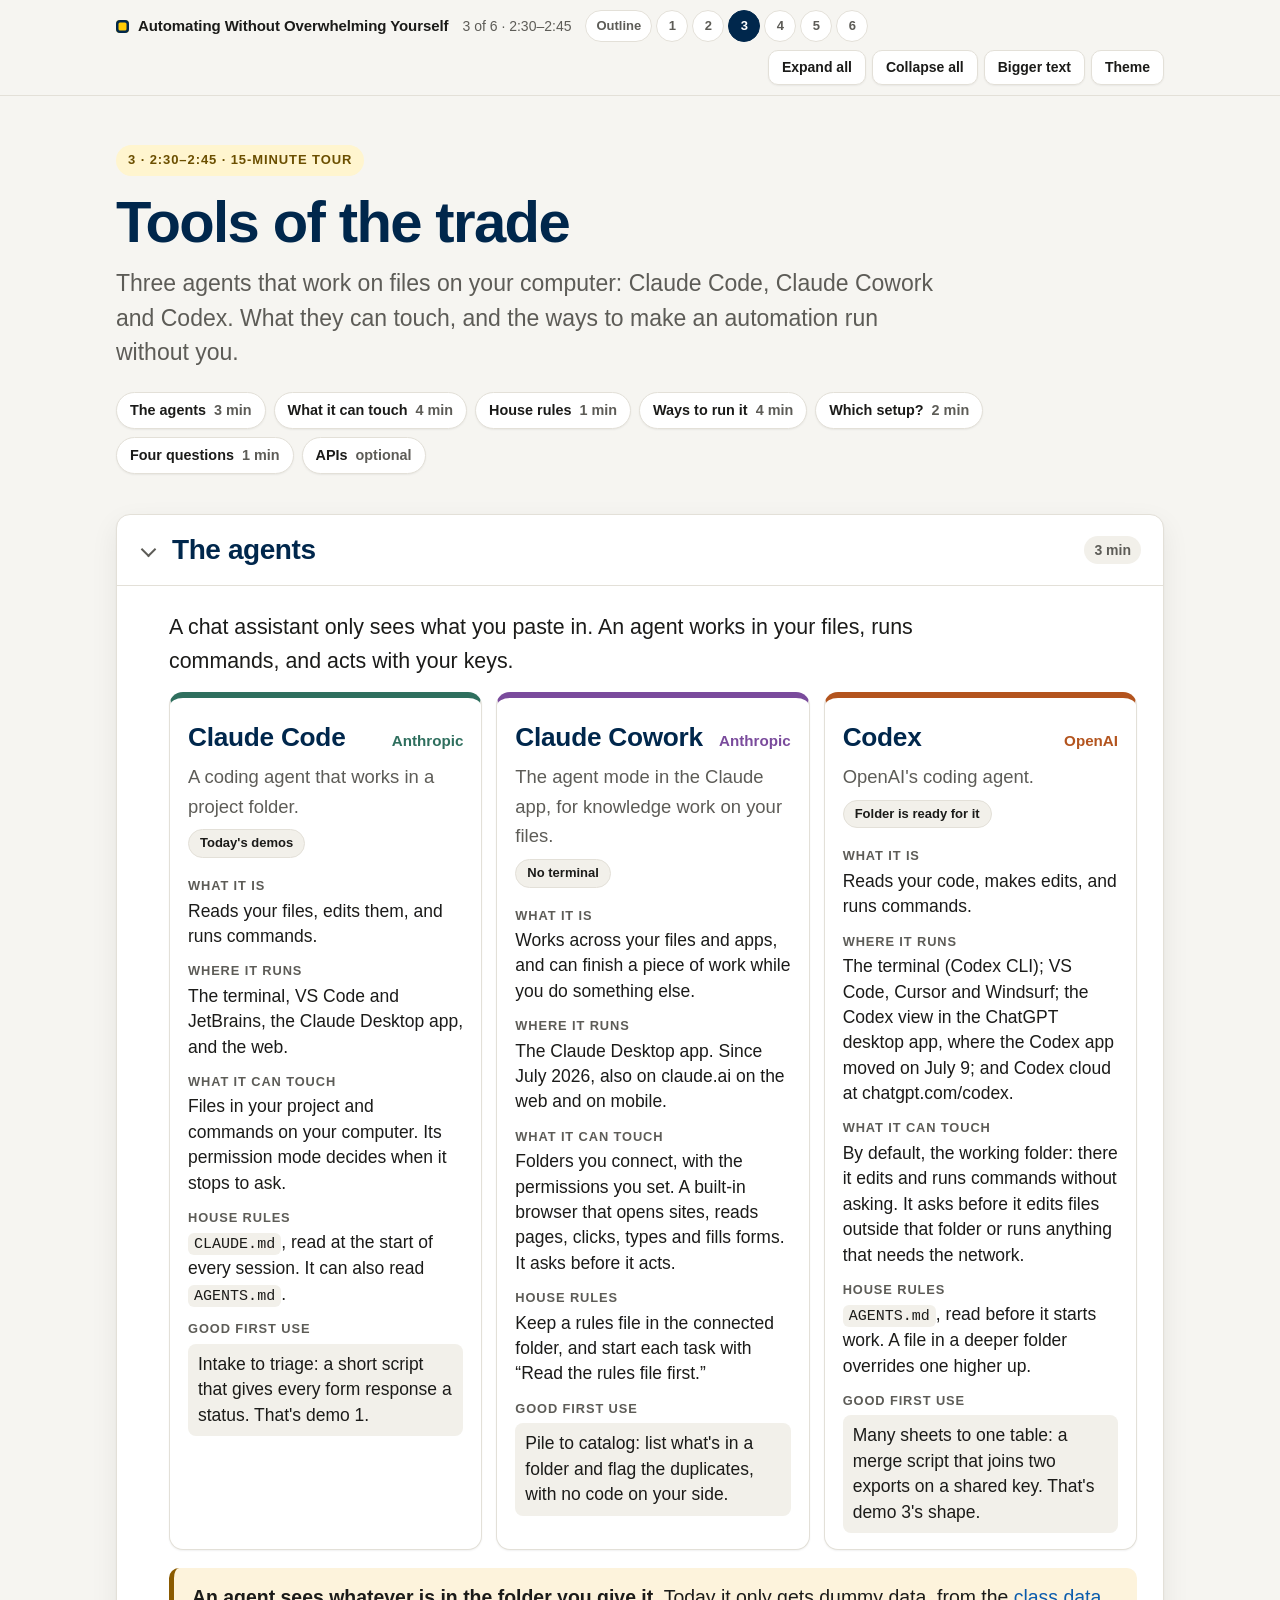
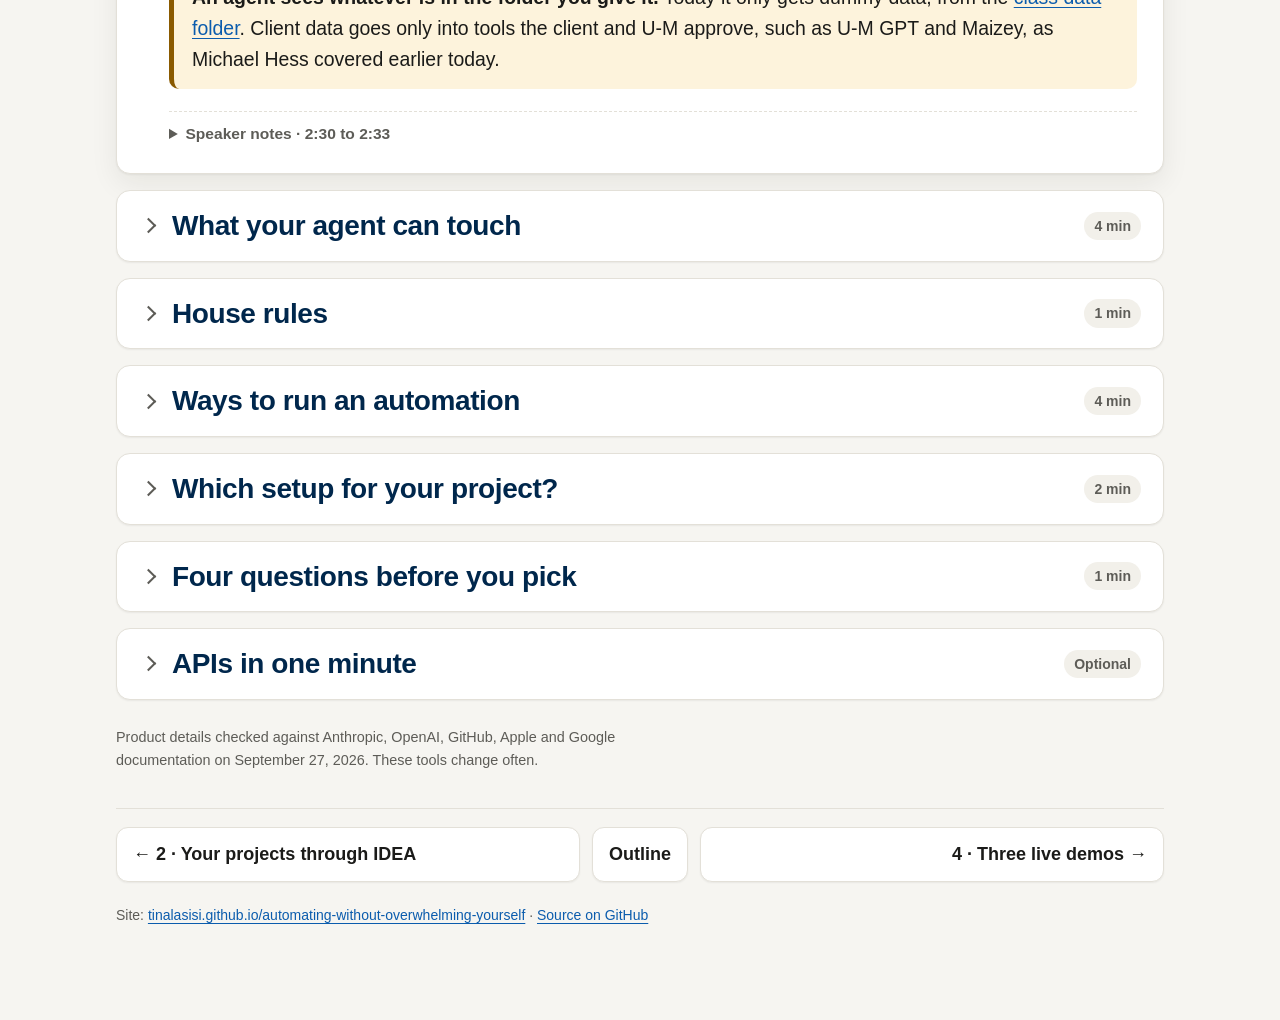
<file: site/03-tools-of-the-trade.html>
<!doctype html>
<html lang="en">
<head>
<meta charset="utf-8">
<meta name="viewport" content="width=device-width, initial-scale=1">
<title>Tools of the Trade</title>
<link rel="stylesheet" href="assets/shared.css">
<script src="assets/shared.js"></script>
<style>
/* Page-only styles for 3 · Tools of the trade. var(--tokens) only. Sizes in em scale with "Bigger text". */
.section-body{font-size:1.08em}
.section-body details.notes{font-size:.8em}
.section-body h3{font-size:1.15em}
.section-body table{font-size:.84em}
.section-body tbody th{font-size:1em;text-transform:none;letter-spacing:0;font-weight:700;color:var(--heading);background:transparent;min-width:11em}
.grid{grid-template-columns:repeat(auto-fit,minmax(min(270px,100%),1fr))}
.lead-in{font-size:1.1em;margin:4px 0 14px}
.hero .lede{max-width:64ch}

/* Pace strip under the hero */
ol.pace{list-style:none;margin:22px 0 4px;padding:0;display:flex;flex-wrap:wrap;gap:8px}
ol.pace li{margin:0;max-width:none}
ol.pace a{display:inline-flex;align-items:baseline;gap:8px;font-size:.8em;font-weight:650;text-decoration:none;color:var(--ink);background:var(--surface);border:1px solid var(--line);border-radius:999px;padding:6px 13px;box-shadow:var(--shadow-sm)}
ol.pace a:hover{border-color:var(--accent)}
ol.pace a span{font-weight:600;color:var(--muted);font-variant-numeric:tabular-nums}

/* 1 · Agent cards */
.agents{margin-top:6px}
.agent{display:flex;flex-direction:column;border-top:6px solid var(--shape,var(--accent));padding-top:18px}
.agent-head{display:flex;flex-wrap:wrap;align-items:baseline;justify-content:space-between;gap:4px 10px}
.agent h3{font-size:1.35em;margin:0}
.agent .maker{font-size:.78em;font-weight:650;color:var(--shape,var(--muted))}
.agent .tagline{margin:4px 0 8px;font-size:.95em;color:var(--muted)}
.agent .pill{align-self:flex-start;margin:0 0 6px}
dl.facts{margin:0}
dl.facts dt{font-size:.66em;font-weight:750;letter-spacing:.07em;text-transform:uppercase;color:var(--muted);margin-top:12px}
dl.facts dd{margin:2px 0 0;font-size:.9em;line-height:1.45}
dl.facts dd.first-use{background:var(--surface-2);border-radius:8px;padding:8px 10px;margin-top:4px}
.data-line{margin-top:18px}
.data-line p{margin:0;max-width:none}

/* 2 · Permissions */
.points{list-style:none;padding:0;margin:8px 0 18px;display:grid;gap:10px;grid-template-columns:repeat(auto-fit,minmax(min(300px,100%),1fr))}
.points>li{max-width:none;margin:0;background:var(--surface-2);border:1px solid var(--line);border-radius:12px;padding:12px 16px}
.points>li strong{display:block;font-size:1.08em;color:var(--heading)}
.points>li span{display:block;font-size:.92em}
.ladder-wrap{display:grid;grid-template-columns:minmax(0,340px) minmax(0,1fr);gap:18px;align-items:start;margin:10px 0 18px}
@media (max-width:760px){.ladder-wrap{grid-template-columns:minmax(0,1fr)}}
.ladder{display:flex;flex-direction:column-reverse;gap:10px;padding:12px 14px;border-left:6px solid var(--line);border-right:6px solid var(--line);border-radius:4px}
.ladder-hint{font-size:.8em;color:var(--muted);margin:0 0 6px}
button.rung{width:100%;justify-content:space-between;font-size:1.05em;font-weight:700;padding:13px 16px;border-width:2px;border-radius:10px}
button.rung .num{font-size:.7em;font-weight:700;color:var(--muted);margin-right:8px}
button.rung[aria-pressed="true"]{background:var(--accent);color:var(--accent-ink);border-color:var(--accent)}
button.rung[aria-pressed="true"] .num{color:var(--accent-ink)}
button.rung .tag{font-size:.68em;font-weight:700;padding:2px 9px;border-radius:999px;border:1px solid currentColor;white-space:nowrap}
.rule-line{border-top:3px dashed var(--maize);border-bottom:3px dashed var(--maize);background:var(--maize-bg);color:var(--maize-ink);font-weight:750;font-size:.85em;text-align:center;padding:7px 8px;border-radius:6px}
.rung-detail{background:var(--surface-2);border:1px solid var(--line);border-radius:var(--radius);padding:16px 18px;min-height:230px}
.rung-detail h3{margin:0 0 6px;font-size:1.3em}
.rung-detail p{margin:8px 0}
.rung-detail .example{font-style:italic}
.rung-detail .rule{font-weight:700;color:var(--heading)}
.risk{display:inline-block;font-size:.75em;font-weight:700;padding:2px 10px;border-radius:999px;border:1px solid var(--line)}
.risk-lower{background:var(--ok-bg);color:var(--ok)}
.risk-medium{background:var(--warn-bg);color:var(--warn)}
.risk-high,.risk-highest{background:var(--danger-bg);color:var(--danger)}
.asks .card h3{font-size:1.1em;margin:0 0 6px}
.asks .card p{font-size:.9em;margin:6px 0}
.asks .card code{white-space:nowrap}
.scopes{margin-top:18px}
.scopes-label{margin:0;font-size:.72em;font-weight:750;letter-spacing:.07em;text-transform:uppercase;color:var(--maize-ink)}
.scopes .big-quote,.run-callout .big-quote{font-size:clamp(20px,2.6vw,27px);border-left:0;padding-left:0;margin:6px 0 2px}
.run-callout p{margin:0}
.run-callout p+p{margin-top:8px}

/* 3 · House rules */
.rules-files{display:grid;grid-template-columns:repeat(auto-fit,minmax(min(230px,100%),1fr));gap:10px;margin:8px 0 12px}
.rules-files .card{padding:12px 14px}
.rules-files .card p{margin:4px 0 0;font-size:.88em}
.rules-files .card .file{font-family:ui-monospace,"SF Mono",SFMono-Regular,Menlo,monospace;font-weight:750;font-size:1.02em;color:var(--heading)}

/* 4 · Run ladder */
.run-axis{display:flex;justify-content:space-between;gap:12px;font-size:.72em;font-weight:750;letter-spacing:.07em;text-transform:uppercase;color:var(--muted);margin:14px 0 6px}
ol.runlad{list-style:none;margin:0 0 8px;padding:0;display:grid;gap:10px}
ol.runlad>li{max-width:none;margin:0 0 0 calc(var(--i,0) * 30px);display:grid;grid-template-columns:auto minmax(0,1fr);gap:14px;align-items:start;background:var(--surface);border:1px solid var(--line);border-left:6px solid var(--line);border-radius:var(--radius);padding:14px 18px;box-shadow:var(--shadow-sm);transition:border-color .15s,box-shadow .15s}
@media (max-width:760px){ol.runlad>li{margin-left:0;padding:12px 14px;gap:6px;grid-template-columns:minmax(0,1fr)}.run-letter{width:1.9em;height:1.9em}}
ol.runlad>li.is-match{border-color:var(--accent);border-left-color:var(--accent);box-shadow:var(--shadow)}
.run-letter{width:2.1em;height:2.1em;border-radius:50%;display:grid;place-items:center;font-weight:800;background:var(--accent);color:var(--accent-ink)}
ol.runlad h3{margin:2px 0 4px;font-size:1.12em}
ol.runlad p{margin:4px 0;font-size:.92em;max-width:none}
.run-tags{display:flex;flex-wrap:wrap;gap:6px;margin-top:8px}
.laptop{display:inline-block;font-size:.72em;font-weight:750;padding:3px 10px;border-radius:999px;border:1px solid var(--line)}
.laptop.on{background:var(--warn-bg);color:var(--warn)}
.laptop.off{background:var(--ok-bg);color:var(--ok)}
.laptop.mixed{background:var(--surface-2);color:var(--ink)}
.run-tags .pill{font-size:.72em}
ul.subopts{margin:6px 0 0;padding-left:1.1em;font-size:.9em}
ul.subopts li{margin:4px 0;max-width:none}

.picker-box{background:var(--surface-2);border:1px solid var(--line);border-radius:var(--radius);padding:16px 18px;margin:18px 0}
.picker-box h3{margin:0 0 4px}
.picker{display:grid;grid-template-columns:repeat(auto-fit,minmax(min(210px,100%),1fr));gap:10px;margin:10px 0}
.picker button{width:100%;justify-content:center;text-align:center;font-size:.95em;padding:12px 14px;border-width:2px;min-height:3.2em}
.picker button[aria-pressed="true"]{background:var(--accent);color:var(--accent-ink);border-color:var(--accent)}
.pick-out{background:var(--surface);border:1px solid var(--line);border-left:6px solid var(--accent);border-radius:10px;padding:12px 16px;min-height:4.2em}
.pick-out p{margin:4px 0;max-width:none}
.pick-out .rec{font-size:1.15em;font-weight:750;color:var(--heading)}

.cron-wrap{display:grid;grid-template-columns:repeat(auto-fit,minmax(min(330px,100%),1fr));gap:16px;margin:12px 0}
.cron{display:grid;grid-template-columns:repeat(5,minmax(0,1fr));gap:6px;margin:8px 0 6px}
.cron-f{background:var(--surface);border:1px solid var(--line);border-radius:10px;padding:8px 4px;text-align:center}
.cron-f code{display:block;background:none;padding:0;font-size:1.6em;font-weight:750;color:var(--heading)}
.cron-f span{display:block;font-size:.66em;line-height:1.25;color:var(--muted);margin-top:2px}
.cron-eq{font-weight:750;font-size:1.05em;margin:6px 0}
.snippet h3{margin-top:0}

/* 5 · Chooser */
form.chooser{display:grid;gap:12px;margin:12px 0;grid-template-columns:repeat(auto-fit,minmax(min(360px,100%),1fr))}
fieldset.q{border:1px solid var(--line);border-radius:12px;padding:10px 14px 12px;margin:0;background:var(--surface-2);min-width:0}
fieldset.q legend{font-weight:700;font-size:1em;padding:0 6px}
.yn{display:flex;gap:10px;flex-wrap:wrap;margin-top:6px}
.yn label{display:inline-flex;align-items:center;gap:8px;font-size:.95em;border:2px solid var(--line);background:var(--surface);border-radius:999px;padding:6px 16px;cursor:pointer}
.yn label:has(input:checked){border-color:var(--accent);box-shadow:inset 0 0 0 1px var(--accent)}
.yn input{accent-color:var(--accent);width:20px;height:20px;margin:0}
.chooser-actions{display:flex;gap:8px;flex-wrap:wrap;grid-column:1/-1}
.result{border:1px solid var(--line);border-left:6px solid var(--accent);border-radius:12px;background:var(--surface);padding:14px 18px;margin:12px 0;box-shadow:var(--shadow-sm)}
.result .label{font-size:.72em;font-weight:750;letter-spacing:.07em;text-transform:uppercase;color:var(--muted);margin:0}
.result dl{margin:6px 0 0;display:grid;grid-template-columns:auto minmax(0,1fr);gap:6px 14px}
.result dt{font-weight:750;color:var(--muted);font-size:.85em;padding-top:2px}
.result dd{margin:0}
.result dd.rec{font-size:1.2em;font-weight:750;color:var(--heading)}
@media (max-width:520px){.result dl{grid-template-columns:minmax(0,1fr)}.result dt{padding-top:6px}}
.result p{margin:8px 0;max-width:none}
.result .caution{border-left:4px solid var(--warn);background:var(--warn-bg);border-radius:6px;padding:8px 12px}
.result .always{font-weight:600;background:var(--maize-bg);border-radius:8px;padding:8px 12px}
ol.rules li{margin:6px 0}
ol.rules li.fired{font-weight:700}
ol.rules li.fired::after{content:"  ← this one";color:var(--link)}

/* 6 · Scenarios */
.scenario h3{margin:0 0 4px}
.scenario .env{font-size:.9em;color:var(--muted);margin:0}
.scenario details.reveal{margin:10px 0 0}

/* 7 · APIs */
pre.json{background:var(--surface-2);border:1px solid var(--line);border-radius:10px;padding:12px 16px;font-size:.95em;line-height:1.6;white-space:pre-wrap;word-wrap:break-word;margin:10px 0}
pre.json code{background:none;padding:0;font-size:1em}
pre.json .k{color:var(--shape1);font-weight:700}
pre.json .v{color:var(--shape2)}
.two{display:grid;grid-template-columns:repeat(auto-fit,minmax(min(240px,100%),1fr));gap:12px;margin:10px 0}
.two .card h3{margin:0 0 4px}
ul.asks-list{margin:6px 0 0;padding-left:1.2em}
.translate{display:flex;flex-wrap:wrap;align-items:center;gap:10px 14px;margin:10px 0}
.translate .box{background:var(--surface-2);border:1px solid var(--line);border-radius:10px;padding:10px 14px;flex:1 1 220px}
.translate .box small{display:block;font-size:.7em;font-weight:700;letter-spacing:.05em;text-transform:uppercase;color:var(--muted)}
.translate .arrow{font-size:1.3em;color:var(--muted);flex:none}
.translate .ai{flex:0 0 auto;font-weight:700;background:var(--accent);color:var(--accent-ink);border-radius:999px;padding:6px 14px}

.checked-note{font-size:.8em;margin:26px 0 0}
ul.doc-links{margin:6px 0 0;padding-left:1.1em;font-size:.9em}
ul.doc-links li{margin:4px 0}
</style>
</head>
<body>
<header class="topbar"><div class="page">
  <a class="brand" href="index.html">Automating Without Overwhelming Yourself</a>
  <span class="crumb">3 of 6 · 2:30–2:45</span>
  <nav class="section-nav" aria-label="Workshop sections">
    <a href="index.html">Outline</a><a href="01-should-you-automate.html">1</a><a href="02-idea-your-projects.html">2</a><a href="03-tools-of-the-trade.html" aria-current="page">3</a><a href="04-live-demos.html">4</a><a href="05-hands-on.html">5</a><a href="06-share-and-close.html">6</a>
  </nav>
  <div class="tools">
    <button type="button" data-expand-all>Expand all</button>
    <button type="button" data-collapse-all>Collapse all</button>
    <button type="button" data-present-toggle aria-label="Bigger text for the projector">Bigger text</button>
    <button type="button" data-theme-toggle aria-label="Switch light or dark">Theme</button>
  </div>
</div></header>
<main class="page">
  <section class="hero">
    <div class="kicker">3 · 2:30–2:45 · 15-minute tour</div>
    <h1>Tools of the trade</h1>
    <p class="lede">Three agents that work on files on your computer: Claude Code, Claude Cowork and Codex. What they can touch, and the ways to make an automation run without you.</p>
    <ol class="pace" aria-label="Sections on this page">
      <li><a href="#agents" data-open-target>The agents <span>3 min</span></a></li>
      <li><a href="#permissions" data-open-target>What it can touch <span>4 min</span></a></li>
      <li><a href="#house-rules" data-open-target>House rules <span>1 min</span></a></li>
      <li><a href="#run" data-open-target>Ways to run it <span>4 min</span></a></li>
      <li><a href="#chooser-section" data-open-target>Which setup? <span>2 min</span></a></li>
      <li><a href="#four-questions" data-open-target>Four questions <span>1 min</span></a></li>
      <li><a href="#apis" data-open-target>APIs <span>optional</span></a></li>
    </ol>
  </section>

  <!-- 1 · The agents -->
  <details class="section" id="agents" open>
    <summary><h2>The agents</h2><span class="meta">3 min</span></summary>
    <div class="section-body">
      <p class="lead-in">A chat assistant only sees what you paste in. An agent works in your files, runs commands, and acts with your keys.</p>
      <div class="grid agents">
        <article class="card agent shape-1">
          <div class="agent-head"><h3>Claude Code</h3><span class="maker">Anthropic</span></div>
          <p class="tagline">A coding agent that works in a project folder.</p>
          <span class="pill">Today's demos</span>
          <dl class="facts">
            <dt>What it is</dt>
            <dd>Reads your files, edits them, and runs commands.</dd>
            <dt>Where it runs</dt>
            <dd>The terminal, VS Code and JetBrains, the Claude Desktop app, and the web.</dd>
            <dt>What it can touch</dt>
            <dd>Files in your project and commands on your computer. Its permission mode decides when it stops to ask.</dd>
            <dt>House rules</dt>
            <dd><code>CLAUDE.md</code>, read at the start of every session. It can also read <code>AGENTS.md</code>.</dd>
            <dt>Good first use</dt>
            <dd class="first-use">Intake to triage: a short script that gives every form response a status. That's demo 1.</dd>
          </dl>
        </article>

        <article class="card agent shape-2">
          <div class="agent-head"><h3>Claude Cowork</h3><span class="maker">Anthropic</span></div>
          <p class="tagline">The agent mode in the Claude app, for knowledge work on your files.</p>
          <span class="pill">No terminal</span>
          <dl class="facts">
            <dt>What it is</dt>
            <dd>Works across your files and apps, and can finish a piece of work while you do something else.</dd>
            <dt>Where it runs</dt>
            <dd>The Claude Desktop app. Since July 2026, also on claude.ai on the web and on mobile.</dd>
            <dt>What it can touch</dt>
            <dd>Folders you connect, with the permissions you set. A built-in browser that opens sites, reads pages, clicks, types and fills forms. It asks before it acts.</dd>
            <dt>House rules</dt>
            <dd>Keep a rules file in the connected folder, and start each task with “Read the rules file first.”</dd>
            <dt>Good first use</dt>
            <dd class="first-use">Pile to catalog: list what's in a folder and flag the duplicates, with no code on your side.</dd>
          </dl>
        </article>

        <article class="card agent shape-3">
          <div class="agent-head"><h3>Codex</h3><span class="maker">OpenAI</span></div>
          <p class="tagline">OpenAI's coding agent.</p>
          <span class="pill">Folder is ready for it</span>
          <dl class="facts">
            <dt>What it is</dt>
            <dd>Reads your code, makes edits, and runs commands.</dd>
            <dt>Where it runs</dt>
            <dd>The terminal (Codex CLI); VS Code, Cursor and Windsurf; the Codex view in the ChatGPT desktop app, where the Codex app moved on July 9; and Codex cloud at chatgpt.com/codex.</dd>
            <dt>What it can touch</dt>
            <dd>By default, the working folder: there it edits and runs commands without asking. It asks before it edits files outside that folder or runs anything that needs the network.</dd>
            <dt>House rules</dt>
            <dd><code>AGENTS.md</code>, read before it starts work. A file in a deeper folder overrides one higher up.</dd>
            <dt>Good first use</dt>
            <dd class="first-use">Many sheets to one table: a merge script that joins two exports on a shared key. That's demo 3's shape.</dd>
          </dl>
        </article>
      </div>

      <div class="callout warn data-line">
        <p><strong>An agent sees whatever is in the folder you give it.</strong> Today it only gets dummy data, from the <a href="https://drive.google.com/drive/folders/1YOv6oia4dKvwDzNuGzLgGpVrD6Jz7lCF?usp=sharing" target="_blank" rel="noopener">class data folder</a>. Client data goes only into tools the client and U-M approve, such as U-M GPT and Maizey, as Michael Hess covered earlier today.</p>
      </div>

      <details class="notes"><summary>Speaker notes · 2:30 to 2:33</summary>
        <p>One idea across all three cards: an agent works in your files and holds your keys. A chat assistant like U-M GPT only sees what you paste.</p>
        <p>The demos run in Claude Code. The Codex CLI isn't installed on this Mac; the demo folder has an <code>AGENTS.md</code>, so it is ready for Codex. Cowork is the option for teams who don't want a terminal.</p>
        <p>Read the dummy-data line aloud, then move on. Don't re-teach Michael's material on approved tools.</p>
      </details>
    </div>
  </details>

  <!-- 2 · What your agent can touch -->
  <details class="section" id="permissions">
    <summary><h2>What your agent can touch</h2><span class="meta">4 min</span></summary>
    <div class="section-body">
      <ul class="points">
        <li><strong>It acts as you.</strong><span>It signs in with your account, so it can do what you can do. Connectors like Gmail, Drive and Calendar ask for access on a consent screen. Read that screen: it lists every key you hand over.</span></li>
        <li><strong>Read → draft → send → delete.</strong><span>Each step up is a bigger key. Start at read. Add a step only after you've watched the one below it work.</span></li>
      </ul>

      <h3 id="ladder-heading">The email ladder</h3>
      <div class="ladder-wrap">
        <div>
          <p class="ladder-hint" id="ladder-hint">Click a rung. Read is at the bottom.</p>
          <div class="ladder" role="group" aria-labelledby="ladder-heading" aria-describedby="ladder-hint">
            <button type="button" class="rung" data-rung="read" aria-pressed="false" aria-controls="rung-detail"><span><span class="num">1</span>Read</span><span class="tag">Start here</span></button>
            <button type="button" class="rung" data-rung="draft" aria-pressed="false" aria-controls="rung-detail"><span><span class="num">2</span>Draft</span><span class="tag">My limit</span></button>
            <div class="rule-line">My rule: Drafts only. Sending stays manual.</div>
            <button type="button" class="rung" data-rung="send" aria-pressed="false" aria-controls="rung-detail"><span><span class="num">3</span>Send</span><span class="tag">Stays manual</span></button>
            <button type="button" class="rung" data-rung="delete" aria-pressed="false" aria-controls="rung-detail"><span><span class="num">4</span>Delete</span><span class="tag">Stays manual</span></button>
          </div>
        </div>
        <div class="rung-detail" id="rung-detail" aria-live="polite">
          <h3>Pick a rung</h3>
          <p>Each one shows what that permission lets an agent do with your email, an example request, and the risk.</p>
        </div>
      </div>

      <h3>It asks before it acts</h3>
      <div class="grid asks">
        <div class="card shape-bar shape-1">
          <h3>Claude Code</h3>
          <p>Permission modes. <strong>Default</strong> asks before every edit and command. <strong>Auto</strong> uses classifiers to approve some steps for you.</p>
          <p class="muted">Since August 14, Auto is the default on Pro, Max and Team plans. Check which mode you're in.</p>
        </div>
        <div class="card shape-bar shape-2">
          <h3>Claude Cowork</h3>
          <p>Asks permission for actions, like Claude Code. It reaches only the folders you connected, with the permissions you set.</p>
        </div>
        <div class="card shape-bar shape-3">
          <h3>Codex</h3>
          <p>Two dials. <strong>Sandbox</strong>: <code>read-only</code>, <code>workspace-write</code> or <code>danger-full-access</code>. <strong>Approval</strong>: <code>on-request</code> or <code>never</code>.</p>
          <p class="muted">The default preset, <strong>Auto</strong>, is <code>workspace-write</code> plus <code>on-request</code>. Network is off by default. <code>--yolo</code> turns off both dials; OpenAI marks it not recommended.</p>
        </div>
      </div>
      <p class="muted">Both products have something called “Auto,” and they mean different things. Start where it asks the most, and loosen one notch at a time.</p>

      <ul class="points">
        <li><strong>What leaves your laptop.</strong><span>Whatever the agent reads goes to the model. A cloud run happens on the company's machines, with whatever you connected to it.</span></li>
        <li><strong>Write the house rules down.</strong><span>A plain-text SOP the agent reads first. <a href="#house-rules" data-open-target>See the real one below.</a></span></li>
      </ul>

      <div class="callout scopes">
        <p class="scopes-label">The scopes story</p>
        <p class="big-quote">My business inbox was read-only. I added one permission, compose, so the agent can draft replies. It still can't send.</p>
      </div>

      <details class="notes"><summary>Speaker notes · 2:33 to 2:37</summary>
        <p>Click Read, then Draft. Pause on the dashed line. Then Send and Delete, and ask the room which rung their project needs.</p>
        <p>The three “asks” cards: for the demos, Claude Code is set to ask before every edit and command. The Auto point matters for anyone who installs it tonight.</p>
        <p>Tell the scopes story last. One permission added, and it still can't send. Set up the demos: when the agent asks to write <code>triage.py</code> or run <code>python3</code>, that's this section happening live.</p>
      </details>
    </div>
  </details>

  <!-- 3 · House rules -->
  <details class="section" id="house-rules">
    <summary><h2>House rules</h2><span class="meta">1 min</span></summary>
    <div class="section-body">
      <div class="rules-files">
        <div class="card"><span class="file">CLAUDE.md</span><p>Claude Code reads it at the start of every session: commands, conventions, project rules.</p></div>
        <div class="card"><span class="file">AGENTS.md</span><p>Codex reads it before it starts work, from your global settings down to the current folder. The closest file wins.</p></div>
        <div class="card"><span class="file">Cowork</span><p>Keep the same file in the connected folder and ask it to read that first.</p></div>
      </div>
      <p>This is the file in today's demo folder. No code in it: an SOP in plain English.</p>
      <div class="prompt">
        <div class="prompt-head"><span>03_demos/CLAUDE.md (also saved as AGENTS.md)</span><button type="button" data-copy="house-rules-text" aria-label="Copy the house rules">Copy</button></div>
<pre id="house-rules-text"># House rules for this folder

Everything in this folder is dummy data made for a workshop. Treat it as if it were real.

- Work only inside this folder. Don't read or write anywhere else.
- The CSV files you were given are originals. Never edit them; write new files next to them.
- Before you run any code, explain in plain English what it will do.
- Put exact checks (duplicates, blanks, formats, dates) in code. Use your own judgment only where I ask
  for it, and say which is which.
- When a row doesn't fit the rules, mark it "needs review" with a reason. Don't guess.
- Never send email, post, or upload anything.</pre>
      </div>

      <details class="notes"><summary>Speaker notes · 2:37 to 2:38</summary>
        <p>Read two lines aloud: “needs review” with a reason, and never send. Students can copy it for their own folder in Track B.</p>
      </details>
    </div>
  </details>

  <!-- 4 · Ways to run an automation -->
  <details class="section" id="run">
    <summary><h2>Ways to run an automation</h2><span class="meta">4 min</span></summary>
    <div class="section-body">
      <p class="lead-in">Five ways, from “you run it” to “it runs itself.” The further down, the less you watch.</p>

      <div class="run-axis" aria-hidden="true"><span>You run it</span><span>It runs itself</span></div>
      <ol class="runlad" aria-label="Ways to run an automation, from you run it to it runs itself">
        <li data-run="a" style="--i:0">
          <span class="run-letter" aria-hidden="true">A</span>
          <div>
            <h3>By hand, in a session</h3>
            <p>You ask, you watch every step, you say yes or no. The smallest useful unit starts here.</p>
            <p class="muted">Claude Code's <code>/loop</code> repeats a prompt inside an open session until a goal is met, for up to about three days.</p>
            <div class="run-tags"><span class="laptop on">Laptop on, you're at it</span><span class="pill">Claude Code · Cowork · Codex</span></div>
          </div>
        </li>
        <li data-run="b" style="--i:1">
          <span class="run-letter" aria-hidden="true">B</span>
          <div>
            <h3>A trigger inside a tool you already use</h3>
            <p>Google Apps Script. <strong>On form submit</strong> runs when someone responds to a form. <strong>Time-driven</strong> runs anywhere from every minute to once a month; a 9 AM trigger fires between 9 and 10, then keeps that time.</p>
            <p class="muted">It runs as the person who created the trigger, so any email it sends comes from that account.</p>
            <div class="run-tags"><span class="laptop off">Laptop can be closed</span><span class="pill">Today's hands-on, Track A</span></div>
          </div>
        </li>
        <li data-run="c" style="--i:2">
          <span class="run-letter" aria-hidden="true">C</span>
          <div>
            <h3>Scheduled on your own computer</h3>
            <p><strong>cron</strong> runs a command on a timetable. On a Mac, Apple recommends <strong>launchd</strong> instead. The command can be a script, or an agent run without a chat window: <code>claude -p "…"</code> or <code>codex exec "…"</code>.</p>
            <p class="muted">Only while the computer is on and awake. A launchd job missed during sleep runs when the Mac wakes; a cron job waits for its next time.</p>
            <div class="run-tags"><span class="laptop on">Laptop must be on</span></div>
          </div>
        </li>
        <li data-run="d" style="--i:3">
          <span class="run-letter" aria-hidden="true">D</span>
          <div>
            <h3>Scheduled tasks built into the apps</h3>
            <ul class="subopts">
              <li><strong>Claude Code, desktop scheduled tasks:</strong> on your machine, awake with the Desktop app open. As often as every minute, with your local files and a permission mode for each task.</li>
              <li><strong>Claude Code routines:</strong> in Anthropic's cloud. On a schedule (at most hourly), from an API call, or on GitHub events. No local files. Set up at claude.ai/code/routines or with <code>/schedule</code>.</li>
              <li><strong>Claude Cowork scheduled tasks:</strong> <code>/schedule</code>. They run in the cloud and keep going when the Desktop app is closed, but reach your connected folders only while it is open.</li>
              <li><strong>Codex scheduled tasks</strong> (formerly Automations): under <strong>Scheduled</strong> in the ChatGPT desktop app, which works as an inbox. On the desktop they can use your project folder, with the computer on and the app running. Made on the web, they use uploads and connected tools, not your folders.</li>
            </ul>
            <div class="run-tags"><span class="laptop mixed">Laptop: depends where it runs</span></div>
          </div>
        </li>
        <li data-run="e" style="--i:4">
          <span class="run-letter" aria-hidden="true">E</span>
          <div>
            <h3>In the cloud: GitHub Actions</h3>
            <p>A workflow file in a GitHub repository, run on GitHub's machines on a schedule or on events such as a pull request. Claude Code and Codex each have an official Action: <code>anthropics/claude-code-action</code> and <code>openai/codex-action</code>.</p>
            <p class="muted">API keys live in repository secrets. Every run uses the key, and API use costs money.</p>
            <div class="run-tags"><span class="laptop off">Laptop can be closed</span></div>
          </div>
        </li>
      </ol>

      <div class="picker-box">
        <h3 id="picker-heading">When should it run?</h3>
        <div class="picker" role="group" aria-labelledby="picker-heading">
          <button type="button" data-when="form" aria-pressed="false" aria-controls="pick-out">When a form comes in</button>
          <button type="button" data-when="desk" aria-pressed="false" aria-controls="pick-out">On a schedule, while I'm at my desk</button>
          <button type="button" data-when="closed" aria-pressed="false" aria-controls="pick-out">On a schedule, even with my laptop closed</button>
          <button type="button" data-when="ask" aria-pressed="false" aria-controls="pick-out">Only when I ask</button>
        </div>
        <div class="pick-out" id="pick-out" aria-live="polite">
          <p class="muted">Pick one. The matching option lights up above.</p>
        </div>
      </div>

      <div class="callout ok run-callout">
        <p class="big-quote">Start by hand. Schedule it only after you've watched it work a few times.</p>
        <p>And decide up front what stays manual.</p>
      </div>

      <h3>Side by side</h3>
      <div class="table-wrap">
        <table>
          <caption class="visually-hidden">Ways to run an automation compared</caption>
          <thead>
            <tr><th scope="col">Option</th><th scope="col">Where it runs</th><th scope="col">Laptop on?</th><th scope="col">What it can touch</th><th scope="col">Setup</th><th scope="col">A good first use</th></tr>
          </thead>
          <tbody>
            <tr><th scope="row">A · By hand, in a session</th><td>Your computer, or the Claude app for Cowork</td><td>Yes, and you're watching</td><td>What you allow, one step at a time</td><td>None</td><td>Build and test the smallest useful unit</td></tr>
            <tr><th scope="row">B · Apps Script trigger</th><td>Your Google account</td><td>No</td><td>The Google files and services you authorized</td><td>Low</td><td>Each form response becomes a pipeline row with a status and timestamp</td></tr>
            <tr><th scope="row">C · cron or launchd</th><td>Your computer</td><td>Yes, on and awake</td><td>Your files, and whatever the command is allowed to do</td><td>Medium</td><td>Run demo 1's triage script at 9:00 every Monday</td></tr>
            <tr><th scope="row">D · Desktop scheduled task (Claude Code, Codex)</th><td>Your computer</td><td>Yes, with the app open</td><td>Local files, within the permissions you set</td><td>Low</td><td>Re-run triage on the newest export each morning</td></tr>
            <tr><th scope="row">D · Cloud scheduled task (Claude Code routine, Cowork, Codex on the web)</th><td>The company's cloud</td><td>No</td><td>Repositories, uploads and connected tools; Cowork reaches your folders only while its app is open</td><td>Low</td><td>A weekly “no movement in 14 days” alert</td></tr>
            <tr><th scope="row">E · GitHub Actions</th><td>GitHub's machines</td><td>No</td><td>The repository, plus keys stored as secrets</td><td>Medium to high</td><td>A weekly check on a data file kept in a repository</td></tr>
          </tbody>
        </table>
      </div>

      <div class="cron-wrap">
        <div class="snippet">
          <h3>Reading a cron line</h3>
          <div class="cron" role="img" aria-label="0 9 * * 1: minute 0, hour 9, any day of the month, any month, day of week 1, which is Monday">
            <div class="cron-f"><code>0</code><span>minute</span></div>
            <div class="cron-f"><code>9</code><span>hour</span></div>
            <div class="cron-f"><code>*</code><span>day of month</span></div>
            <div class="cron-f"><code>*</code><span>month</span></div>
            <div class="cron-f"><code>1</code><span>day of week</span></div>
          </div>
          <p class="cron-eq"><code>0 9 * * 1</code> means 9:00 every Monday.</p>
          <div class="prompt">
            <div class="prompt-head"><span>One crontab line</span><button type="button" data-copy="cron-line" aria-label="Copy the crontab line">Copy</button></div>
<pre id="cron-line"># minute hour day-of-month month day-of-week  command
0 9 * * 1  /Users/you/intake/run-triage.sh</pre>
          </div>
          <details class="reveal"><summary>Before you point cron at an agent</summary>
            <ul class="subopts">
              <li><code>claude -p</code> is Claude Code's non-interactive mode, so cron or launchd can run it.</li>
              <li><code>codex exec</code> starts read-only. Add <code>--sandbox workspace-write</code> to let it edit. It expects a Git repository unless you pass <code>--skip-git-repo-check</code>, and only the final answer goes to standard output, so you can save it to a file.</li>
              <li>OpenAI lists scheduled jobs as a use for <code>codex exec</code>; its docs don't show a crontab line.</li>
            </ul>
          </details>
        </div>
        <div class="snippet">
          <h3>A GitHub Actions schedule</h3>
          <div class="prompt">
            <div class="prompt-head"><span>.github/workflows/weekly-check.yml</span><button type="button" data-copy="gha-snippet" aria-label="Copy the workflow file">Copy</button></div>
<pre id="gha-snippet">name: Weekly check
on:
  schedule:
    # By default, cron time is UTC. 13:00 UTC is 9:00
    # in Michigan during daylight saving time.
    - cron: '0 13 * * 1'
jobs:
  check:
    runs-on: ubuntu-latest
    steps:
      - uses: actions/checkout@v4
      - run: python3 check.py
        env:
          API_KEY: ${{ secrets.API_KEY }}  # a repository secret</pre>
          </div>
          <details class="reveal"><summary>Good to know</summary>
            <ul class="subopts">
              <li>The shortest schedule is every 5 minutes. It runs on the latest commit of the default branch.</li>
              <li>GitHub now also accepts a <code>timezone:</code> line next to the cron line.</li>
              <li>Runs can be delayed at busy times, such as the top of the hour. In a public repository, schedules switch off after 60 days with no activity.</li>
              <li>Add a key under Settings → Secrets and variables → Actions → New repository secret. Values read through <code>secrets</code> are masked in logs.</li>
              <li><code>openai/codex-action@v1</code> needs <code>openai-api-key</code> from a secret, plus a <code>prompt</code> or <code>prompt-file</code>. OpenAI's example runs on pull requests, not on a schedule.</li>
            </ul>
          </details>
        </div>
      </div>

      <details class="reveal"><summary>Where to read more</summary>
        <ul class="doc-links">
          <li><a href="https://code.claude.com/docs/en/desktop-scheduled-tasks" target="_blank" rel="noopener">Claude Code: desktop scheduled tasks</a> · <a href="https://code.claude.com/docs/en/routines" target="_blank" rel="noopener">routines</a> · <a href="https://code.claude.com/docs/en/github-actions" target="_blank" rel="noopener">GitHub Actions</a></li>
          <li><a href="https://support.claude.com/en/articles/13854387-schedule-recurring-tasks-in-claude-cowork" target="_blank" rel="noopener">Claude Cowork: scheduled tasks</a></li>
          <li><a href="https://learn.chatgpt.com/docs/automations" target="_blank" rel="noopener">Codex: scheduled tasks</a> · <a href="https://learn.chatgpt.com/docs/non-interactive-mode" target="_blank" rel="noopener">codex exec</a> · <a href="https://learn.chatgpt.com/docs/github-action" target="_blank" rel="noopener">GitHub Action</a></li>
          <li><a href="https://developers.google.com/apps-script/guides/triggers/installable" target="_blank" rel="noopener">Apps Script: installable triggers</a></li>
          <li><a href="https://docs.github.com/en/actions/reference/workflows-and-actions/events-that-trigger-workflows#schedule" target="_blank" rel="noopener">GitHub Actions: schedule</a></li>
        </ul>
      </details>

      <details class="notes"><summary>Speaker notes · 2:38 to 2:42</summary>
        <p>The new material. Walk A to E once, top to bottom: the further down, the less you watch. The laptop pills are the thing to point at.</p>
        <p>Ask one team what their project needs, and click the matching “When should it run?” button. Close on the callout. Don't read the table aloud; it's there for later.</p>
        <p>If asked about Codex timing: its docs don't say whether a desktop run missed while asleep catches up later.</p>
      </details>
    </div>
  </details>

  <!-- 5 · Which setup for your project? -->
  <details class="section" id="chooser-section">
    <summary><h2>Which setup for your project?</h2><span class="meta">2 min</span></summary>
    <div class="section-body">
      <p>7 of 11 client projects involve sensitive data or an NDA. Answer four questions.</p>
      <form class="chooser" id="chooser" novalidate>
        <fieldset class="q">
          <legend>1. Is the data sensitive or under an NDA?</legend>
          <div class="yn">
            <label><input type="radio" name="sensitive" value="yes"> Yes</label>
            <label><input type="radio" name="sensitive" value="no"> No</label>
          </div>
        </fieldset>
        <fieldset class="q">
          <legend>2. Does it live in Google Workspace (Forms, Sheets, Drive)?</legend>
          <div class="yn">
            <label><input type="radio" name="google" value="yes"> Yes</label>
            <label><input type="radio" name="google" value="no"> No</label>
          </div>
        </fieldset>
        <fieldset class="q">
          <legend>3. Does it need to run on files on a computer?</legend>
          <div class="yn">
            <label><input type="radio" name="files" value="yes"> Yes</label>
            <label><input type="radio" name="files" value="no"> No</label>
          </div>
        </fieldset>
        <fieldset class="q">
          <legend>4. Does it need to run on its own?</legend>
          <div class="yn">
            <label><input type="radio" name="own" value="yes"> Yes</label>
            <label><input type="radio" name="own" value="no"> No</label>
          </div>
        </fieldset>
        <div class="chooser-actions">
          <button type="button" id="chooser-reset">Start over</button>
        </div>
      </form>

      <div class="result" id="chooser-out" aria-live="polite">
        <p class="label">Recommendation</p>
        <p>Answer all four questions. <span class="muted">0 of 4 answered.</span></p>
      </div>

      <details class="reveal" id="chooser-rules"><summary>How the chooser decides</summary>
        <ol class="rules">
          <li data-rule="1">Files on a computer? Claude Code or Codex, or Cowork if you'd rather skip the terminal. On its own: a desktop scheduled task, or cron or launchd, with the computer on. If it also lives in Google, ask whether Apps Script is simpler.</li>
          <li data-rule="2">Otherwise, in Google Workspace? Apps Script, written with an AI assistant and read by you. On its own: an on-form-submit or time-driven trigger.</li>
          <li data-rule="3">Otherwise, sensitive data? An approved chat assistant, U-M GPT or Maizey, by hand. No schedule until a tool is approved for that data.</li>
          <li data-rule="4">Otherwise, on its own? A cloud schedule: a Claude Code routine, a Cowork scheduled task, a Codex scheduled task made on the web, or GitHub Actions.</li>
          <li data-rule="5">Otherwise? Cowork or a chat assistant, by hand, when you need it.</li>
          <li>Sensitive data adds a caution to every answer: build on dummy data, and real data goes in only if the client and U-M approve the tool.</li>
        </ol>
      </details>

      <details class="notes"><summary>Speaker notes · 2:42 to 2:44</summary>
        <p>Ask one team to call out their four answers and click them in.</p>
        <p>If someone asks why, open “How the chooser decides.” Each rule asks whether the work really needs that tool. If not, it drops to a simpler one: match tool complexity to task complexity.</p>
      </details>
    </div>
  </details>

  <!-- 6 · Four questions before you pick -->
  <details class="section" id="four-questions">
    <summary><h2>Four questions before you pick</h2><span class="meta">1 min</span></summary>
    <div class="section-body">
      <ol class="steps">
        <li>What do I need to connect?</li>
        <li>What tools have access to those systems?</li>
        <li>What is the simplest approach that works?</li>
        <li>Can an AI tool help me bridge the gap between systems?</li>
      </ol>

      <h3>Three scenarios</h3>
      <div class="grid">
        <article class="card scenario">
          <h3>Google Workspace only</h3>
          <p class="env">Everything is in Google Drive.</p>
          <details class="reveal"><summary>Decision</summary><p>The ecosystem's built-in tools.</p></details>
        </article>
        <article class="card scenario">
          <h3>Several workspaces</h3>
          <p class="env">Google Drive, a team chat tool, a project management app.</p>
          <details class="reveal"><summary>Decision</summary><p>Ecosystem tools, plus no-code tools to bridge the gaps.</p></details>
        </article>
        <article class="card scenario">
          <h3>A simple task</h3>
          <p class="env">Any workspace.</p>
          <details class="reveal"><summary>Decision</summary><p>Challenge the complex solution. Ask: “Is there a simpler way that I can do this?”</p></details>
        </article>
      </div>

      <div class="callout"><strong>Next: three live demos.</strong> Watch for the moments the agent asks.</div>

      <details class="notes"><summary>Speaker notes · 2:44 to 2:45</summary>
        <p>Read the four questions. Let the room guess each scenario before you open it.</p>
        <p>End on “Is there a simpler way?” Then switch to the terminal for demo 1: “Let's watch it ask.”</p>
      </details>
    </div>
  </details>

  <!-- 7 · APIs in one minute (optional) -->
  <details class="section" id="apis">
    <summary><h2>APIs in one minute</h2><span class="meta">Optional</span></summary>
    <div class="section-body">
      <h3>What is an API?</h3>
      <p>Application Programming Interface: a list of things a system can do, and the rules for how to ask it to do them.</p>

      <h3>How do computers talk?</h3>
      <p>JSON: a list of keys paired with values.</p>
<pre class="json" aria-label="JSON example with three keys and values"><code>{
  <span class="k">"name"</span>: <span class="v">"John"</span>,
  <span class="k">"role"</span>: <span class="v">"Manager"</span>,
  <span class="k">"department"</span>: <span class="v">"Operations"</span>
}</code></pre>
      <details class="reveal"><summary>Which part is the key?</summary>
        <p>Keys: <strong>name</strong>, <strong>role</strong>, <strong>department</strong>. Values: <strong>John</strong>, <strong>Manager</strong>, <strong>Operations</strong>. Key on the left, value on the right.</p>
      </details>

      <div class="two">
        <div class="card">
          <h3>Authentication</h3>
          <p>Who you are.</p>
        </div>
        <div class="card">
          <h3>Permissions</h3>
          <p>What you may do.</p>
          <ul class="asks-list">
            <li>Read emails?</li>
            <li>Send emails?</li>
            <li>Delete things?</li>
            <li>Schedule events?</li>
          </ul>
        </div>
      </div>
      <p class="muted">Sound familiar? That's the email ladder.</p>

      <h3>Where AI comes in</h3>
      <p>LLMs translate human language into computer language.</p>
      <div class="translate">
        <div class="box"><small>Human language</small>“I want to pull data from a spreadsheet and create individual documents for each row.”</div>
        <span class="arrow" aria-hidden="true">→</span>
        <span class="ai">AI</span>
        <span class="arrow" aria-hidden="true">→</span>
        <div class="box"><small>Computer language</small>What the system can run.</div>
      </div>

      <details class="notes"><summary>Speaker notes · only if there's time</summary>
        <p>Skip unless a team asks what an API is. The permissions list is the ladder again; the LLM line is why today works: you say it in English, the agent writes the code.</p>
      </details>
    </div>
  </details>

  <p class="muted checked-note">Product details checked against Anthropic, OpenAI, GitHub, Apple and Google documentation on September 27, 2026. These tools change often.</p>

  <nav class="pager" aria-label="Sections">
    <a href="02-idea-your-projects.html">← 2 · Your projects through IDEA</a>
    <a href="index.html">Outline</a>
    <a href="04-live-demos.html">4 · Three live demos →</a>
  </nav>
  <p class="source-link muted" style="margin-top:22px;font-size:14px">Site: <a href="https://tinalasisi.github.io/automating-without-overwhelming-yourself/">tinalasisi.github.io/automating-without-overwhelming-yourself</a> · <a href="https://github.com/tinalasisi/automating-without-overwhelming-yourself" target="_blank" rel="noopener">Source on GitHub</a></p>
</main>

<script>
(function(){
  'use strict';

  function el(tag, cls, text){
    var n = document.createElement(tag);
    if(cls) n.className = cls;
    if(text !== undefined) n.textContent = text;
    return n;
  }

  /* In-page links that point into a closed section open it first. */
  document.addEventListener('click', function(e){
    var a = e.target.closest ? e.target.closest('a[data-open-target]') : null;
    if(!a) return;
    var id = (a.getAttribute('href') || '').slice(1);
    var target = id && document.getElementById(id);
    if(target && target.tagName === 'DETAILS'){
      e.preventDefault();
      target.open = true;
      target.scrollIntoView({behavior:'smooth', block:'start'});
      var s = target.querySelector('summary');
      if(s) s.focus({preventScroll:true});
    }
  });

  /* Email permission ladder */
  var RUNGS = {
    read: {
      n: 1, title: 'Read your inbox',
      can: 'See what you can see: senders, subjects, message text, attachments.',
      example: '“List every email from the clinic this week and what each one asks for.”',
      risk: 'lower', riskLabel: 'Risk: lower',
      riskText: 'Everything it reads goes to the model.',
      rule: 'Start here.'
    },
    draft: {
      n: 2, title: 'Create drafts',
      can: 'Write replies into your Drafts folder. Nothing goes out.',
      example: '“Draft a reply to each request. I\'ll read and send them myself.”',
      risk: 'medium', riskLabel: 'Risk: medium',
      riskText: 'A bad draft costs you time, not the client. You still read every word before it goes.',
      rule: 'My rule stops here. Drafts only. Sending stays manual.'
    },
    send: {
      n: 3, title: 'Send as you',
      can: 'Send email from your account, under your name.',
      example: '“Reply to every applicant and tell them their status.”',
      risk: 'high', riskLabel: 'Risk: high',
      riskText: 'Mail goes out before anyone reads it. Once it\'s sent, it\'s sent.',
      rule: 'Off for me. Sending stays manual.'
    },
    'delete': {
      n: 4, title: 'Delete messages',
      can: 'Remove messages from your mailbox.',
      example: '“Clean up my inbox: delete anything older than a year.”',
      risk: 'highest', riskLabel: 'Risk: highest',
      riskText: 'It can remove records you or the client still need.',
      rule: 'Off for me. Deleting stays manual.'
    }
  };

  var rungButtons = Array.prototype.slice.call(document.querySelectorAll('button.rung'));
  var detail = document.getElementById('rung-detail');

  function showRung(key){
    rungButtons.forEach(function(b){
      b.setAttribute('aria-pressed', b.getAttribute('data-rung') === key ? 'true' : 'false');
    });
    detail.textContent = '';
    if(!key || !RUNGS[key]){
      detail.appendChild(el('h3', '', 'Pick a rung'));
      detail.appendChild(el('p', '', 'Each one shows what that permission lets an agent do with your email, an example request, and the risk.'));
      return;
    }
    var r = RUNGS[key];
    detail.appendChild(el('p', 'muted', 'Rung ' + r.n + ' of 4'));
    detail.appendChild(el('h3', '', r.title));
    detail.appendChild(el('p', '', r.can));
    detail.appendChild(el('p', 'example', r.example));
    var riskP = el('p', '');
    riskP.appendChild(el('span', 'risk risk-' + r.risk, r.riskLabel));
    riskP.appendChild(document.createTextNode(' ' + r.riskText));
    detail.appendChild(riskP);
    detail.appendChild(el('p', 'rule', r.rule));
  }

  if(detail){
    rungButtons.forEach(function(b){
      b.addEventListener('click', function(){
        var on = b.getAttribute('aria-pressed') === 'true';
        showRung(on ? null : b.getAttribute('data-rung'));
      });
    });
  }

  /* When should it run? */
  var WHEN = {
    form: {
      runs: ['b'],
      rec: 'B · An Apps Script trigger: on form submit',
      why: 'It fires when someone responds, runs from your Google account, and your laptop can be closed.'
    },
    desk: {
      runs: ['c', 'd'],
      rec: 'C or D · cron or launchd, or a desktop scheduled task',
      why: 'It can reach the files on your computer, so the computer has to be on, and for a desktop scheduled task the app open.'
    },
    closed: {
      runs: ['d', 'e'],
      rec: 'D or E, in the cloud · a Claude Code routine, a Cowork scheduled task, a Codex scheduled task made on the web, or GitHub Actions',
      why: 'It runs on the company\'s machines, so it can\'t see your local folders. If the data lives in Google, an Apps Script time-driven trigger is simpler.'
    },
    ask: {
      runs: ['a'],
      rec: 'A · By hand, in a session',
      why: 'You watch every step. Everything starts here, and plenty of work should stay here.'
    }
  };
  var whenButtons = Array.prototype.slice.call(document.querySelectorAll('button[data-when]'));
  var pickOut = document.getElementById('pick-out');
  var runSteps = Array.prototype.slice.call(document.querySelectorAll('ol.runlad > li[data-run]'));

  function showWhen(key){
    whenButtons.forEach(function(b){
      b.setAttribute('aria-pressed', b.getAttribute('data-when') === key ? 'true' : 'false');
    });
    var w = key ? WHEN[key] : null;
    runSteps.forEach(function(li){
      li.classList.toggle('is-match', !!w && w.runs.indexOf(li.getAttribute('data-run')) !== -1);
    });
    pickOut.textContent = '';
    if(!w){
      pickOut.appendChild(el('p', 'muted', 'Pick one. The matching option lights up above.'));
      return;
    }
    pickOut.appendChild(el('p', 'rec', w.rec));
    pickOut.appendChild(el('p', '', 'Why: ' + w.why));
  }

  if(pickOut){
    whenButtons.forEach(function(b){
      b.addEventListener('click', function(){
        var on = b.getAttribute('aria-pressed') === 'true';
        showWhen(on ? null : b.getAttribute('data-when'));
      });
    });
  }

  /* Which setup for your project? */
  var form = document.getElementById('chooser');
  var out = document.getElementById('chooser-out');
  var ruleItems = Array.prototype.slice.call(document.querySelectorAll('#chooser-rules li[data-rule]'));
  var ALWAYS = 'Client data stays in tools the client and U-M approve. Today, everything is dummy data.';

  function val(name){
    var c = form.querySelector('input[name="' + name + '"]:checked');
    return c ? c.value : null;
  }

  function markRule(n){
    ruleItems.forEach(function(li){
      li.classList.toggle('fired', n !== null && String(n) === li.getAttribute('data-rule'));
    });
  }

  function recommend(s, g, f, o){
    var r = {also: '', caution: ''};
    if(f === 'yes'){
      r.rule = 1;
      r.agent = 'Claude Code or Codex. Cowork if you\'d rather skip the terminal.';
      r.run = o === 'yes'
        ? 'A desktop scheduled task, or cron or launchd running claude -p or codex exec. The computer has to be on.'
        : 'By hand, in a session. Watch every step.';
      r.why = 'The work is files on a computer, and these agents work in a folder.';
      if(g === 'yes') r.also = 'It also lives in Google. Ask first: could Apps Script do it where the data already is?';
    } else if(g === 'yes'){
      r.rule = 2;
      r.agent = 'Apps Script, written with an AI assistant and read by you.';
      r.run = o === 'yes'
        ? 'An Apps Script trigger: on form submit, or time-driven. Your laptop can be closed.'
        : 'Run the function by hand from the Apps Script editor.';
      r.why = 'It lives where the work already is. No install.';
    } else if(s === 'yes'){
      r.rule = 3;
      r.agent = 'An approved chat assistant: U-M GPT, or Maizey.';
      r.run = o === 'yes'
        ? 'By hand for now. Schedule nothing until the client and U-M approve a tool for this data.'
        : 'By hand, when you need it.';
      r.why = 'Client data goes only into tools the client and U-M approve.';
    } else if(o === 'yes'){
      r.rule = 4;
      r.agent = 'Claude Code, Cowork or Codex.';
      r.run = 'In the cloud: a Claude Code routine, a Cowork scheduled task, a Codex scheduled task made on the web, or GitHub Actions if it lives in a repository.';
      r.why = 'There is nothing on your computer to reach, so it can run on the company\'s machines with your laptop closed.';
    } else {
      r.rule = 5;
      r.agent = 'Cowork, or a chat assistant.';
      r.run = 'By hand, when you need it.';
      r.why = 'Start with the simplest approach that works.';
    }
    if(s === 'yes'){
      r.caution = 'Sensitive data: build and test on dummy data. Real data goes in only if the client and U-M approve the tool.';
    }
    return r;
  }

  function row(dl, label, text, cls){
    dl.appendChild(el('dt', '', label));
    dl.appendChild(el('dd', cls || '', text));
  }

  function updateChooser(){
    var s = val('sensitive'), g = val('google'), f = val('files'), o = val('own');
    var answered = [s, g, f, o].filter(Boolean).length;
    out.textContent = '';
    out.appendChild(el('p', 'label', 'Recommendation'));
    if(answered < 4){
      var p = el('p', '', 'Answer all four questions. ');
      p.appendChild(el('span', 'muted', answered + ' of 4 answered.'));
      out.appendChild(p);
      markRule(null);
      return;
    }
    var r = recommend(s, g, f, o);
    var dl = el('dl', '');
    row(dl, 'Agent', r.agent, 'rec');
    row(dl, 'How it runs', r.run);
    row(dl, 'Why', r.why);
    out.appendChild(dl);
    if(r.also) out.appendChild(el('p', '', r.also));
    if(r.caution) out.appendChild(el('p', 'caution', r.caution));
    out.appendChild(el('p', 'always', ALWAYS));
    out.appendChild(el('p', 'muted', 'Rule ' + r.rule + ' in “How the chooser decides.”'));
    markRule(r.rule);
  }

  if(form && out){
    form.addEventListener('change', updateChooser);
    form.addEventListener('submit', function(e){ e.preventDefault(); });
    var reset = document.getElementById('chooser-reset');
    if(reset) reset.addEventListener('click', function(){ form.reset(); updateChooser(); });
    /* Browsers can restore checked radios on reload without firing change. */
    updateChooser();
    window.addEventListener('pageshow', updateChooser);
  }
})();
</script>
</body>
</html>
</file>
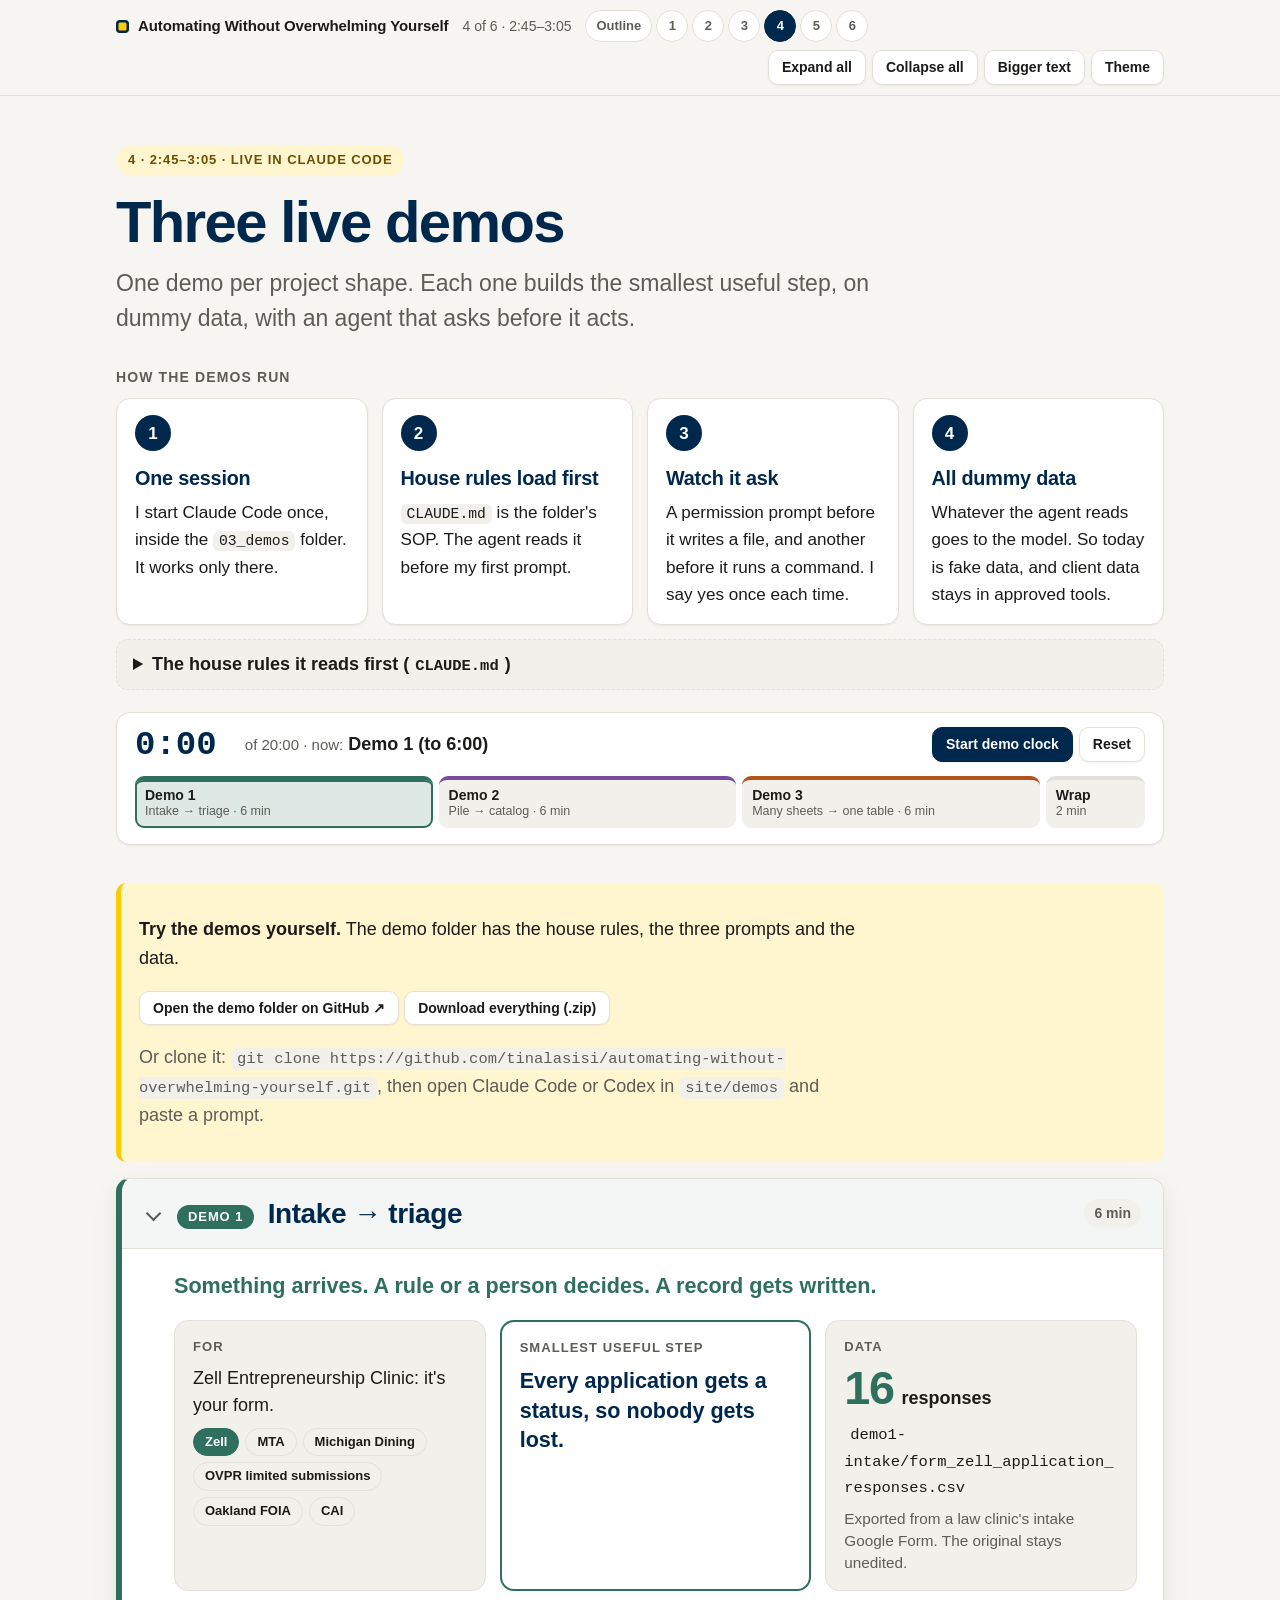
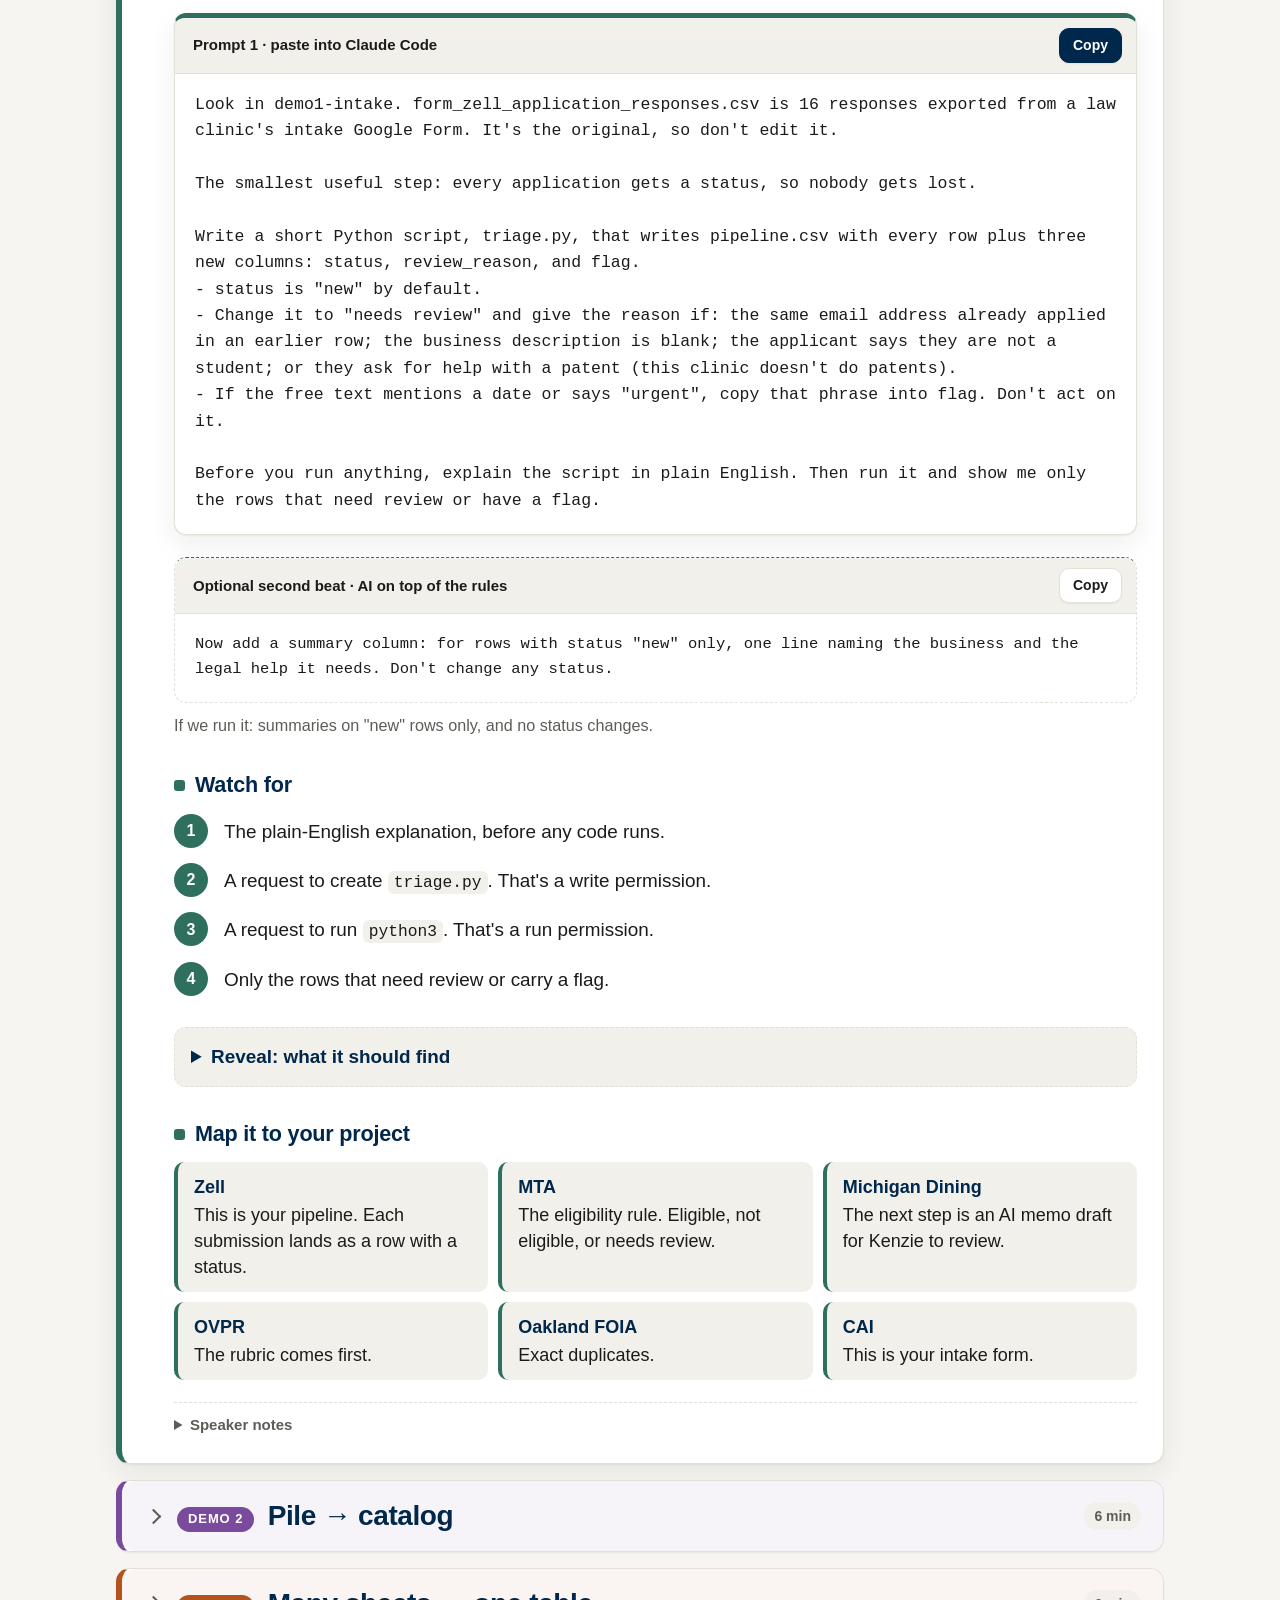
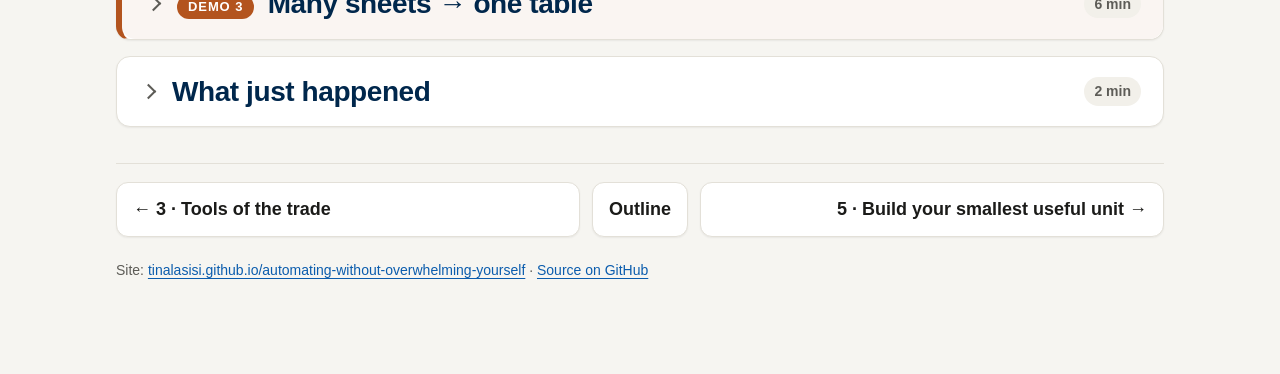
<file: site/04-live-demos.html>
<!doctype html>
<html lang="en">
<head>
<meta charset="utf-8">
<meta name="viewport" content="width=device-width, initial-scale=1">
<title>Three Live Demos</title>
<link rel="stylesheet" href="assets/shared.css">
<script src="assets/shared.js"></script>
<style>
/* page-only styles: var(--tokens) only, no color literals */

/* hero: how the demos run */
.eyebrow{font-size:14px;font-weight:750;letter-spacing:.08em;text-transform:uppercase;color:var(--muted);margin:34px 0 0}
.run-grid{grid-template-columns:repeat(auto-fit,minmax(220px,1fr));margin-top:12px}
.run-grid .card{min-width:0}
.run-num{width:36px;height:36px;border-radius:50%;background:var(--accent);color:var(--accent-ink);display:grid;place-items:center;font-weight:800;font-size:17px}
.run-grid h3{margin:12px 0 4px;font-size:1.1em}
.run-grid p{margin:0;font-size:.95em}
.rules-list li{font-size:.95em}

/* demo clock + jump track */
.clock{margin:22px 0 4px;padding:14px 18px 16px;background:var(--surface);border:1px solid var(--line);border-radius:var(--radius);box-shadow:var(--shadow-sm)}
.clock-row{display:flex;flex-wrap:wrap;align-items:center;gap:8px 16px}
.clock output{font:800 34px/1 ui-monospace,"SF Mono",SFMono-Regular,Menlo,monospace;font-variant-numeric:tabular-nums;color:var(--heading);min-width:4.6ch}
.clock-of{color:var(--muted);font-size:15px}
.clock-now{font-weight:700;color:var(--ink)}
.clock-btns{margin-left:auto;display:flex;flex-wrap:wrap;gap:6px}
.track{display:grid;grid-template-columns:6fr 6fr 6fr 2fr;gap:6px;margin-top:14px}
.track a{display:block;min-width:0;padding:7px 10px 8px;border-radius:9px;background:var(--surface-2);border-top:4px solid var(--shape,var(--line));color:var(--ink);text-decoration:none;font-size:14px;font-weight:700;line-height:1.25;overflow:hidden;text-overflow:ellipsis;white-space:nowrap;transition:opacity .15s,box-shadow .15s}
.track a small{display:block;font-size:12.5px;font-weight:500;color:var(--muted);overflow:hidden;text-overflow:ellipsis}
.track a:hover{box-shadow:inset 0 0 0 1px var(--shape,var(--accent))}
.track a.is-done{opacity:.5}
.track a.is-now{box-shadow:inset 0 0 0 2px var(--shape,var(--accent))}
@supports (background:color-mix(in srgb,red,blue)){.track a.is-now{background:color-mix(in srgb,var(--shape,var(--accent)) 16%,var(--surface))}}

/* demo sections */
details.section.demo{border-left:6px solid var(--shape)}
@supports (background:color-mix(in srgb,red,blue)){
  details.section.demo>summary{background:color-mix(in srgb,var(--shape) 6%,var(--surface))}
  details.section.demo>summary:hover{background:color-mix(in srgb,var(--shape) 12%,var(--surface))}
}
.demo-badge{display:inline-block;vertical-align:.18em;margin-right:6px;padding:4px 11px;border-radius:999px;background:var(--shape);color:var(--accent-ink);font-size:13px;font-weight:800;letter-spacing:.07em;text-transform:uppercase;line-height:1.3}
.demo-tag{margin:2px 0 18px;font-size:1.2em;font-weight:650;line-height:1.4}

.facts{grid-template-columns:repeat(auto-fit,minmax(230px,1fr));margin:0 0 6px}
.facts .card{min-width:0;background:var(--surface-2);box-shadow:none}
.facts .card.step{background:var(--surface);border:2px solid var(--shape)}
.fact-label{margin:0 0 8px;font-size:13px;font-weight:800;letter-spacing:.08em;text-transform:uppercase;color:var(--muted)}
.facts .card p{margin:0;line-height:1.45}
.facts .card p+p{margin-top:8px}
.facts .card.step p{font-size:1.2em;font-weight:700;line-height:1.35;color:var(--heading)}
.facts code{overflow-wrap:anywhere}
.facts .small{font-size:.85em;color:var(--muted)}
.stat{display:flex;align-items:baseline;gap:8px;flex-wrap:wrap}
.stat .num{font-size:2.6em;font-weight:800;line-height:1;letter-spacing:-.03em;color:var(--shape)}
.stat .unit{font-weight:650}
.team-list{display:flex;flex-wrap:wrap;gap:6px;margin-top:10px}
.team-list .pill.main{background:var(--shape);border-color:var(--shape);color:var(--accent-ink)}

.demo-prompt{margin:22px 0 10px;border-top:5px solid var(--shape);box-shadow:var(--shadow)}
.demo-prompt .prompt-head{font-size:15px;padding:10px 14px 10px 18px}
.demo-prompt pre{font-size:16.5px;line-height:1.6;padding:18px 20px 20px}
:root.present .demo-prompt pre{font-size:19px}
.demo-prompt.optional{border-style:dashed;border-top-width:1px;box-shadow:none}
.demo-prompt.optional pre{font-size:15.5px}
.prompt-note{margin:0 0 6px;font-size:.9em;color:var(--muted)}

.subhead{display:flex;align-items:center;gap:10px;margin:30px 0 10px;font-size:1.2em}
.subhead::before{content:"";width:11px;height:11px;border-radius:3px;background:var(--shape,var(--accent));flex:none}
.demo ol.steps{margin:6px 0 0}
.demo ol.steps>li{font-size:1.05em;padding-bottom:10px}
.demo ol.steps>li::before{background:var(--shape)}

details.reveal.findings{margin-top:22px}
details.reveal.findings>summary{font-size:1.05em;color:var(--heading);padding:4px 0}
.finds{list-style:none;padding:0;margin:10px 0 6px}
.finds li{display:flex;gap:12px;align-items:flex-start;margin:0;padding:10px 0;border-bottom:1px solid var(--line);font-size:1.05em;line-height:1.45;max-width:none}
.finds li:last-child{border-bottom:0}
.finds input[type=checkbox]{width:22px;height:22px;margin-top:3px;flex:none;accent-color:var(--ok)}
.finds label{min-width:0;font-weight:400;cursor:pointer;overflow-wrap:anywhere}
.finds input:checked+label{color:var(--muted)}
.finds input:checked+label::after{content:" · found";font-weight:700;color:var(--ok)}
.reveal-foot{display:flex;flex-wrap:wrap;gap:10px;align-items:center;justify-content:space-between;margin-top:8px}
.reveal-foot .callout{flex:1 1 320px;margin:6px 0;font-weight:600}

.map-grid{list-style:none;padding:0;margin:8px 0 0;display:grid;grid-template-columns:repeat(auto-fit,minmax(240px,1fr));gap:10px}
.map-grid li{margin:0;max-width:none;min-width:0;padding:12px 16px;background:var(--surface-2);border-left:4px solid var(--shape,var(--line));border-radius:10px;line-height:1.45}
.map-grid b{display:block;margin-bottom:2px;color:var(--heading)}

details.notes ul{margin:6px 0;padding-left:20px}
details.notes li{margin:4px 0}
details.notes code{overflow-wrap:anywhere}

/* wrap */
.wrap-grid .card{border-top:5px solid var(--shape)}
.wrap-grid h3{margin:0 0 6px;font-size:1.2em}
.wrap-grid p{margin:0}
.wrap-quote{margin-top:26px}

@media (max-width:640px){
  .track{grid-template-columns:repeat(2,1fr)}
  .clock-btns{margin-left:0}
  .demo-prompt pre{font-size:15px;padding:14px 16px}
  .demo-tag{font-size:1.1em}
}
</style>
</head>
<body>
<header class="topbar"><div class="page">
  <a class="brand" href="index.html">Automating Without Overwhelming Yourself</a>
  <span class="crumb">4 of 6 · 2:45–3:05</span>
  <nav class="section-nav" aria-label="Workshop sections">
    <a href="index.html">Outline</a><a href="01-should-you-automate.html">1</a><a href="02-idea-your-projects.html">2</a><a href="03-tools-of-the-trade.html">3</a><a href="04-live-demos.html" aria-current="page">4</a><a href="05-hands-on.html">5</a><a href="06-share-and-close.html">6</a>
  </nav>
  <div class="tools">
    <button type="button" data-expand-all>Expand all</button>
    <button type="button" data-collapse-all>Collapse all</button>
    <button type="button" data-present-toggle aria-label="Bigger text for the projector">Bigger text</button>
    <button type="button" data-theme-toggle aria-label="Switch light or dark">Theme</button>
  </div>
</div></header>
<main class="page">
  <section class="hero">
    <div class="kicker">4 · 2:45–3:05 · live in Claude Code</div>
    <h1>Three live demos</h1>
    <p class="lede">One demo per project shape. Each one builds the smallest useful step, on dummy data, with an agent that asks before it acts.</p>

    <h2 class="eyebrow">How the demos run</h2>
    <div class="grid run-grid">
      <div class="card">
        <span class="run-num" aria-hidden="true">1</span>
        <h3>One session</h3>
        <p>I start Claude Code once, inside the <code>03_demos</code> folder. It works only there.</p>
      </div>
      <div class="card">
        <span class="run-num" aria-hidden="true">2</span>
        <h3>House rules load first</h3>
        <p><code>CLAUDE.md</code> is the folder's SOP. The agent reads it before my first prompt.</p>
      </div>
      <div class="card">
        <span class="run-num" aria-hidden="true">3</span>
        <h3>Watch it ask</h3>
        <p>A permission prompt before it writes a file, and another before it runs a command. I say yes once each time.</p>
      </div>
      <div class="card">
        <span class="run-num" aria-hidden="true">4</span>
        <h3>All dummy data</h3>
        <p>Whatever the agent reads goes to the model. So today is fake data, and client data stays in approved tools.</p>
      </div>
    </div>

    <details class="reveal">
      <summary>The house rules it reads first (<code>CLAUDE.md</code>)</summary>
      <p>Everything in this folder is dummy data made for a workshop. Treat it as if it were real.</p>
      <ul class="rules-list">
        <li>Work only inside this folder. Don't read or write anywhere else.</li>
        <li>The CSV files you were given are originals. Never edit them; write new files next to them.</li>
        <li>Before you run any code, explain in plain English what it will do.</li>
        <li>Put exact checks (duplicates, blanks, formats, dates) in code. Use your own judgment only where I ask for it, and say which is which.</li>
        <li>When a row doesn't fit the rules, mark it "needs review" with a reason. Don't guess.</li>
        <li>Never send email, post, or upload anything.</li>
      </ul>
      <p class="muted">Codex reads the same rules from <code>AGENTS.md</code>.</p>
    </details>

    <div class="clock" role="group" aria-label="Demo clock">
      <div class="clock-row">
        <output id="clockOut" role="timer" aria-live="off">0:00</output>
        <span><span class="clock-of">of 20:00 · now:</span> <span class="clock-now" id="clockSeg">Demo 1 (to 6:00)</span></span>
        <div class="clock-btns">
          <button type="button" class="btn-primary" id="clockBtn">Start demo clock</button>
          <button type="button" id="clockReset">Reset</button>
        </div>
      </div>
      <nav class="track" aria-label="Jump to a demo">
        <a href="#demo1" class="shape-1" data-seg="0">Demo 1<small>Intake → triage · 6 min</small></a>
        <a href="#demo2" class="shape-2" data-seg="1">Demo 2<small>Pile → catalog · 6 min</small></a>
        <a href="#demo3" class="shape-3" data-seg="2">Demo 3<small>Many sheets → one table · 6 min</small></a>
        <a href="#wrap" data-seg="3">Wrap<small>2 min</small></a>
      </nav>
    </div>
  </section>
  <div class="callout" id="get-demos">
      <p><strong>Try the demos yourself.</strong> The demo folder has the house rules, the three prompts and the data.</p>
      <p><a class="btn" href="https://github.com/tinalasisi/automating-without-overwhelming-yourself/tree/main/site/demos" target="_blank" rel="noopener">Open the demo folder on GitHub ↗</a> <a class="btn" href="https://github.com/tinalasisi/automating-without-overwhelming-yourself/archive/refs/heads/main.zip">Download everything (.zip)</a></p>
      <p class="muted">Or clone it: <code>git clone https://github.com/tinalasisi/automating-without-overwhelming-yourself.git</code>, then open Claude Code or Codex in <code>site/demos</code> and paste a prompt.</p>
    </div>


  <!-- DEMO 1 -->
  <details class="section demo shape-1" open id="demo1">
    <summary><h2><span class="demo-badge">Demo 1</span> Intake → triage</h2><span class="meta">6 min</span></summary>
    <div class="section-body">
      <p class="demo-tag shape-text">Something arrives. A rule or a person decides. A record gets written.</p>

      <div class="grid facts">
        <div class="card">
          <h3 class="fact-label">For</h3>
          <p>Zell Entrepreneurship Clinic: it's your form.</p>
          <div class="team-list">
            <span class="pill main">Zell</span><span class="pill">MTA</span><span class="pill">Michigan Dining</span><span class="pill">OVPR limited submissions</span><span class="pill">Oakland FOIA</span><span class="pill">CAI</span>
          </div>
        </div>
        <div class="card step">
          <h3 class="fact-label">Smallest useful step</h3>
          <p>Every application gets a status, so nobody gets lost.</p>
        </div>
        <div class="card">
          <h3 class="fact-label">Data</h3>
          <p class="stat"><span class="num">16</span><span class="unit">responses</span></p>
          <p><code>demo1-intake/form_zell_application_responses.csv</code></p>
          <p class="small">Exported from a law clinic's intake Google Form. The original stays unedited.</p>
        </div>
      </div>

      <div class="prompt demo-prompt">
        <div class="prompt-head"><span>Prompt 1 · paste into Claude Code</span><button type="button" class="btn-primary" data-copy="p1">Copy</button></div>
        <pre id="p1">Look in demo1-intake. form_zell_application_responses.csv is 16 responses exported from a law clinic's intake Google Form. It's the original, so don't edit it.

The smallest useful step: every application gets a status, so nobody gets lost.

Write a short Python script, triage.py, that writes pipeline.csv with every row plus three new columns: status, review_reason, and flag.
- status is "new" by default.
- Change it to "needs review" and give the reason if: the same email address already applied in an earlier row; the business description is blank; the applicant says they are not a student; or they ask for help with a patent (this clinic doesn't do patents).
- If the free text mentions a date or says "urgent", copy that phrase into flag. Don't act on it.

Before you run anything, explain the script in plain English. Then run it and show me only the rows that need review or have a flag.</pre>
      </div>

      <div class="prompt demo-prompt optional">
        <div class="prompt-head"><span>Optional second beat · AI on top of the rules</span><button type="button" data-copy="p1b">Copy</button></div>
        <pre id="p1b">Now add a summary column: for rows with status "new" only, one line naming the business and the legal help it needs. Don't change any status.</pre>
      </div>
      <p class="prompt-note">If we run it: summaries on "new" rows only, and no status changes.</p>

      <h3 class="subhead">Watch for</h3>
      <ol class="steps">
        <li>The plain-English explanation, before any code runs.</li>
        <li>A request to create <code>triage.py</code>. That's a write permission.</li>
        <li>A request to run <code>python3</code>. That's a run permission.</li>
        <li>Only the rows that need review or carry a flag.</li>
      </ol>

      <details class="reveal findings" id="reveal1">
        <summary>Reveal: what it should find</summary>
        <ul class="finds">
          <li><input type="checkbox" id="f1a" data-persist="d4-f1a"><label for="f1a"><b>Row 16, Jordan Lee:</b> same email applied earlier. Needs review: merge, don't create a second record.</label></li>
          <li><input type="checkbox" id="f1b" data-persist="d4-f1b"><label for="f1b"><b>Row 8, Emma Lindgren:</b> blank business description. Needs review.</label></li>
          <li><input type="checkbox" id="f1c" data-persist="d4-f1c"><label for="f1c"><b>Row 7, Diego Ruiz:</b> not a student. Needs review. A routing question, not a rejection.</label></li>
          <li><input type="checkbox" id="f1d" data-persist="d4-f1d"><label for="f1d"><b>Rows 3 and 12, Lucas Ferreira and Isaac Mbeki:</b> patent help. Needs review, because the clinic doesn't do patents.</label></li>
          <li><input type="checkbox" id="f1e" data-persist="d4-f1e"><label for="f1e"><b>Flags, copied but not acted on:</b> Gabe Ortiz, "URGENT - tournament is Oct 4". Jordan Lee, "need this before Oct 15".</label></li>
        </ul>
        <div class="reveal-foot">
          <p class="callout">The script decided nothing that should stay manual. Rules are free and repeatable, and "needs review" beats guessing.</p>
          <button type="button" data-clear-ticks="reveal1">Clear ticks</button>
        </div>
      </details>

      <h3 class="subhead">Map it to your project</h3>
      <ul class="map-grid">
        <li><b>Zell</b>This is your pipeline. Each submission lands as a row with a status.</li>
        <li><b>MTA</b>The eligibility rule. Eligible, not eligible, or needs review.</li>
        <li><b>Michigan Dining</b>The next step is an AI memo draft for Kenzie to review.</li>
        <li><b>OVPR</b>The rubric comes first.</li>
        <li><b>Oakland FOIA</b>Exact duplicates.</li>
        <li><b>CAI</b>This is your intake form.</li>
      </ul>

      <details class="notes"><summary>Speaker notes</summary>
        <ul>
          <li>Pace: about 6 minutes, 2:45 to 2:51. Drop the optional second beat if it runs long.</li>
          <li>Point out three moments: the plain-English explanation, the write request for triage.py, the run request for python3. Answer yes once each time.</li>
          <li>Say: the script decided nothing that should stay manual. Rules are free and repeatable, and "needs review" beats guessing.</li>
          <li>The second beat is AI on top of the rules: summaries only, no status changes.</li>
          <li>If it stalls, press Esc and open the backup: <code>05_instructor-only/demo-backups/demo1_pipeline.csv</code>. The lesson is the same.</li>
        </ul>
      </details>
    </div>
  </details>

  <!-- DEMO 2 -->
  <details class="section demo shape-2" id="demo2">
    <summary><h2><span class="demo-badge">Demo 2</span> Pile → catalog</h2><span class="meta">6 min</span></summary>
    <div class="section-body">
      <p class="demo-tag shape-text">Find it later: capture, name, retrieve.</p>

      <div class="grid facts">
        <div class="card">
          <h3 class="fact-label">For</h3>
          <p>Ginsberg Center archive: exactly this.</p>
          <div class="team-list">
            <span class="pill main">Ginsberg</span><span class="pill">FJA staff AI portal</span><span class="pill">Oakland County</span>
          </div>
        </div>
        <div class="card step">
          <h3 class="fact-label">Smallest useful step</h3>
          <p>A catalog someone could actually search.</p>
        </div>
        <div class="card">
          <h3 class="fact-label">Data</h3>
          <p class="stat"><span class="num">25</span><span class="unit">files listed</span></p>
          <p><code>demo2-catalog/shared_drive_dump.csv</code></p>
          <p class="small">A listing from an old shared drive: name, date modified, folder, size, first line.</p>
        </div>
      </div>

      <div class="prompt demo-prompt">
        <div class="prompt-head"><span>Prompt 2 · paste into Claude Code</span><button type="button" class="btn-primary" data-copy="p2">Copy</button></div>
        <pre id="p2">Look in demo2-catalog. shared_drive_dump.csv lists 25 files from an old shared drive: name, date modified, folder, size, and the first line of each file. Work only from this listing. Don't open, move, or delete anything.

The smallest useful step: a catalog someone could actually search.

Build catalog.csv with one row per file and these columns: topic (a few words), version_group (files that are versions of the same document share a group name), keep (yes for the one version worth keeping in each group), duplicate_of (for exact copies), pii (yes if the name or first line suggests student IDs or other personal information), and junk (system files).

Use code for the exact checks: duplicates, junk files, PII keywords. Use your own judgment only for topic and version_group, and tell me which columns came from which. Then list the files a person should look at before anything gets indexed, and why.</pre>
      </div>

      <h3 class="subhead">Watch for</h3>
      <ol class="steps">
        <li>It works from the listing only. Nothing gets opened, moved, or deleted.</li>
        <li>Code for the exact checks: duplicates, junk files, PII keywords.</li>
        <li>Judgment only for topic and version_group, and it says which columns came from which.</li>
        <li>A list of files a person should look at first, with reasons.</li>
      </ol>

      <details class="reveal findings" id="reveal2">
        <summary>Reveal: what it should find</summary>
        <ul class="finds">
          <li><input type="checkbox" id="f2a" data-persist="d4-f2a"><label for="f2a"><b>Training manual:</b> four versions. Keep "FINAL" from 2005-02-03. FINAL_final in /old is an exact copy.</label></li>
          <li><input type="checkbox" id="f2b" data-persist="d4-f2b"><label for="f2b"><b>Duplicates:</b> SERVE_history_draft.doc sits in two folders, and "Untitled document" appears twice.</label></li>
          <li><input type="checkbox" id="f2c" data-persist="d4-f2c"><label for="f2c"><b>Personal information:</b> "Fall 07 roster w IDs.xls" has student IDs. It gets deleted, never indexed. participation_roster_fall2007.xls is the safe version.</label></li>
          <li><input type="checkbox" id="f2d" data-persist="d4-f2d"><label for="f2d"><b>Junk:</b> thumbs.db and the ~$ lock file.</label></li>
          <li><input type="checkbox" id="f2e" data-persist="d4-f2e"><label for="f2e"><b>Other version groups:</b> handbook 2006, budget 2008, orientation agenda, reflection prompts, partner orgs, spring break 2010 planning.</label></li>
        </ul>
        <div class="reveal-foot">
          <p class="callout">Code handles the exact checks. Judgment is used only for topic labels. A person decides what gets deleted.</p>
          <button type="button" data-clear-ticks="reveal2">Clear ticks</button>
        </div>
      </details>

      <h3 class="subhead">Map it to your project</h3>
      <ul class="map-grid">
        <li><b>Ginsberg</b>Exactly this. The catalog is what makes Maizey useful.</li>
        <li><b>FJA</b>A prompt library is a catalog, with names, tags and owners.</li>
        <li><b>Oakland</b>Retention tags.</li>
      </ul>

      <details class="notes"><summary>Speaker notes</summary>
        <ul>
          <li>Pace: about 6 minutes, 2:51 to 2:57.</li>
          <li>Optional framing from deck 04: the System Graveyard, and keyword vs semantic search. Keep it to a sentence.</li>
          <li>Say: code handles the exact checks, and judgment is used only for topic labels. A person decides what gets deleted. The catalog is what makes Maizey useful.</li>
          <li>If it stalls, press Esc and open the backup: <code>05_instructor-only/ANSWER_KEYS.md</code> (the shared_drive_dump.csv section).</li>
        </ul>
      </details>
    </div>
  </details>

  <!-- DEMO 3 -->
  <details class="section demo shape-3" id="demo3">
    <summary><h2><span class="demo-badge">Demo 3</span> Many sheets → one table</h2><span class="meta">6 min</span></summary>
    <div class="section-body">
      <p class="demo-tag shape-text">Two sources, one truth: join on a shared key, then act on the combined table.</p>

      <div class="grid facts">
        <div class="card">
          <h3 class="fact-label">For</h3>
          <p>Marsal gift funds: it's your shape.</p>
          <div class="team-list">
            <span class="pill main">Marsal</span><span class="pill">Women's Basketball</span><span class="pill">Faculty Development</span>
          </div>
        </div>
        <div class="card step">
          <h3 class="fact-label">Smallest useful step</h3>
          <p>One table, one row per fund.</p>
        </div>
        <div class="card">
          <h3 class="fact-label">Data</h3>
          <p class="stat"><span class="num">2</span><span class="unit">offices' sheets</span></p>
          <p><code>demo3-one-table/funds_development.csv</code> and <code>funds_finance.csv</code></p>
          <p class="small">Both cover the same gift funds. The shared account number is written differently in each.</p>
        </div>
      </div>

      <div class="prompt demo-prompt">
        <div class="prompt-head"><span>Prompt 3 · paste into Claude Code</span><button type="button" class="btn-primary" data-copy="p3">Copy</button></div>
        <pre id="p3">Look in demo3-one-table. Two offices keep spreadsheets about the same gift funds: funds_development.csv and funds_finance.csv. Both are originals, so don't edit them. The account number is the shared key, but the two offices write it differently.

The smallest useful step: one table, one row per fund.

Write merge.py to build funds_combined.csv by joining the two sheets on the account number after cleaning up the format. Explain the matching rule in plain English before you run it. Then show me three lists: funds that appear in only one sheet; duplicate rows; and funds whose last stewardship letter is more than 12 months before today, 2026-09-27, or missing.

I don't think any of this needs AI. Tell me if you disagree.</pre>
      </div>

      <h3 class="subhead">Watch for</h3>
      <ol class="steps">
        <li>The matching rule in plain English, before it runs.</li>
        <li>How it cleans up the account number before the join.</li>
        <li>Three lists: in one sheet only, duplicate rows, and letters overdue or missing.</li>
        <li>Whether it agrees that none of this needs AI.</li>
      </ol>

      <details class="reveal findings" id="reveal3">
        <summary>Reveal: what it should find</summary>
        <ul class="finds">
          <li><input type="checkbox" id="f3a" data-persist="d4-f3a"><label for="f3a"><b>Account formats:</b> 300101 vs F-300101 vs F300103, and "300105 " with a trailing space.</label></li>
          <li><input type="checkbox" id="f3b" data-persist="d4-f3b"><label for="f3b"><b>Development only:</b> 300113 Whitaker Counseling Fellowship. A new pledge, no finance account yet.</label></li>
          <li><input type="checkbox" id="f3c" data-persist="d4-f3c"><label for="f3c"><b>Finance only:</b> 300114 Easton Scholarship. Legacy, inactive, no steward. Who owns it?</label></li>
          <li><input type="checkbox" id="f3d" data-persist="d4-f3d"><label for="f3d"><b>Duplicate:</b> 300107 Nguyen appears twice in development.</label></li>
          <li><input type="checkbox" id="f3e" data-persist="d4-f3e"><label for="f3e"><b>Letters:</b> overdue for 300102 Okafor, 300106 Brightwater and 300108 Morrow. Missing for 300104 Delgado.</label></li>
          <li><input type="checkbox" id="f3f" data-persist="d4-f3f"><label for="f3f"><b>Names:</b> fund names differ between the sheets, so a join on names fails.</label></li>
        </ul>
        <div class="reveal-foot">
          <p class="callout">A join, not AI. One clean table makes any Q&amp;A tool work.</p>
          <button type="button" data-clear-ticks="reveal3">Clear ticks</button>
        </div>
      </details>

      <h3 class="subhead">Map it to your project</h3>
      <ul class="map-grid">
        <li><b>Marsal</b>One table joined on account number. Maizey couldn't read the spreadsheets.</li>
        <li><b>Women's Basketball</b>One sheet keyed on player, instead of three entries.</li>
        <li><b>Faculty Development</b>Rank by interests by not-yet-attended gives a match list.</li>
      </ul>

      <details class="notes"><summary>Speaker notes</summary>
        <ul>
          <li>Pace: about 6 minutes, 2:57 to 3:03.</li>
          <li>Say: "A join, not AI." Marsal asked for AI, and Maizey couldn't read their spreadsheets. One clean table makes any Q&amp;A tool work.</li>
          <li>Your own example, if there's time: lab account statements plus reimbursements give a 45-day alert.</li>
          <li>If it stalls, press Esc and open the backup: <code>05_instructor-only/demo-backups/demo3_funds_combined.csv</code>.</li>
        </ul>
      </details>
    </div>
  </details>

  <!-- WRAP -->
  <details class="section" id="wrap">
    <summary><h2>What just happened</h2><span class="meta">2 min</span></summary>
    <div class="section-body">
      <div class="grid wrap-grid">
        <div class="card shape-1">
          <h3>Rules went into code</h3>
          <p>Duplicates, blanks, formats, dates. Exact checks, written once, free to rerun.</p>
        </div>
        <div class="card shape-2">
          <h3>Judgment calls stayed manual</h3>
          <p>Anything that didn't fit got "needs review" and a reason. Nothing was guessed.</p>
        </div>
        <div class="card shape-3">
          <h3>Demo 3 needed no AI</h3>
          <p>A join on a cleaned-up key did the work.</p>
        </div>
      </div>
      <p class="big-quote wrap-quote">After the break, you build your own smallest useful unit.</p>
      <p class="muted">Break 3:05 to 3:20. Hands-on starts at 3:20.</p>

      <details class="notes"><summary>Speaker notes</summary>
        <ul>
          <li>Pace: 2 minutes, 3:03 to 3:05, then break.</li>
          <li>Three points only: rules into code, judgment calls flagged for manual review instead of guessed, and the third demo needed no AI at all.</li>
        </ul>
      </details>
    </div>
  </details>

  <nav class="pager" aria-label="Sections">
    <a href="03-tools-of-the-trade.html">← 3 · Tools of the trade</a>
    <a href="index.html">Outline</a>
    <a href="05-hands-on.html">5 · Build your smallest useful unit →</a>
  </nav>
  <p class="source-link muted" style="margin-top:22px;font-size:14px">Site: <a href="https://tinalasisi.github.io/automating-without-overwhelming-yourself/">tinalasisi.github.io/automating-without-overwhelming-yourself</a> · <a href="https://github.com/tinalasisi/automating-without-overwhelming-yourself" target="_blank" rel="noopener">Source on GitHub</a></p>
</main>
<script>
(function(){
  /* Clear the tick boxes inside one reveal (and their saved state). */
  document.addEventListener('click', function(e){
    var btn = e.target.closest ? e.target.closest('[data-clear-ticks]') : null;
    if (!btn) return;
    var box = document.getElementById(btn.getAttribute('data-clear-ticks'));
    if (!box) return;
    [].forEach.call(box.querySelectorAll('input[type=checkbox]'), function(cb){
      cb.checked = false;
      cb.dispatchEvent(new Event('change', {bubbles: true}));
      try { localStorage.setItem('aw:' + cb.getAttribute('data-persist'), '0'); } catch (err) {}
    });
  });

  /* In-page links to a demo open its section before scrolling to it. */
  function openTarget(id){
    var d = id ? document.getElementById(id) : null;
    if (d && d.tagName === 'DETAILS') d.open = true;
  }
  document.addEventListener('click', function(e){
    var a = e.target.closest ? e.target.closest('a[href^="#"]') : null;
    if (a) openTarget(a.getAttribute('href').slice(1));
  });
  window.addEventListener('hashchange', function(){ openTarget(location.hash.slice(1)); });
  openTarget(location.hash.slice(1));

  /* Demo clock: counts up to 20 minutes, names the current segment, lights up the track. */
  var btn = document.getElementById('clockBtn');
  var reset = document.getElementById('clockReset');
  var out = document.getElementById('clockOut');
  var seg = document.getElementById('clockSeg');
  var track = document.querySelectorAll('.track [data-seg]');
  if (!btn || !out || !seg) return;
  var SEGS = [
    [360, 'Demo 1 (to 6:00)'],
    [720, 'Demo 2 (to 12:00)'],
    [1080, 'Demo 3 (to 18:00)'],
    [1200, 'Wrap (to 20:00)']
  ];
  var elapsedMs = 0, startedAt = 0, timer = null;
  function fmt(s){ var m = Math.floor(s / 60), r = s % 60; return m + ':' + (r < 10 ? '0' : '') + r; }
  function total(){ return Math.floor((elapsedMs + (timer ? Date.now() - startedAt : 0)) / 1000); }
  function render(){
    var t = total();
    out.textContent = fmt(t);
    var label = 'Over time: head to the break', now = SEGS.length;
    for (var i = 0; i < SEGS.length; i++) { if (t < SEGS[i][0]) { label = SEGS[i][1]; now = i; break; } }
    seg.textContent = label;
    [].forEach.call(track, function(a){
      var k = +a.getAttribute('data-seg');
      a.classList.toggle('is-done', k < now);
      a.classList.toggle('is-now', k === now);
      if (k === now) a.setAttribute('aria-current', 'step'); else a.removeAttribute('aria-current');
    });
  }
  btn.addEventListener('click', function(){
    if (timer) {
      elapsedMs += Date.now() - startedAt; clearInterval(timer); timer = null;
      btn.textContent = 'Resume demo clock';
    } else {
      startedAt = Date.now(); timer = setInterval(render, 250);
      btn.textContent = 'Pause demo clock';
    }
    render();
  });
  if (reset) reset.addEventListener('click', function(){
    if (timer) { clearInterval(timer); timer = null; }
    elapsedMs = 0; btn.textContent = 'Start demo clock'; render();
  });
  render();
})();
</script>
</body>
</html>
</file>
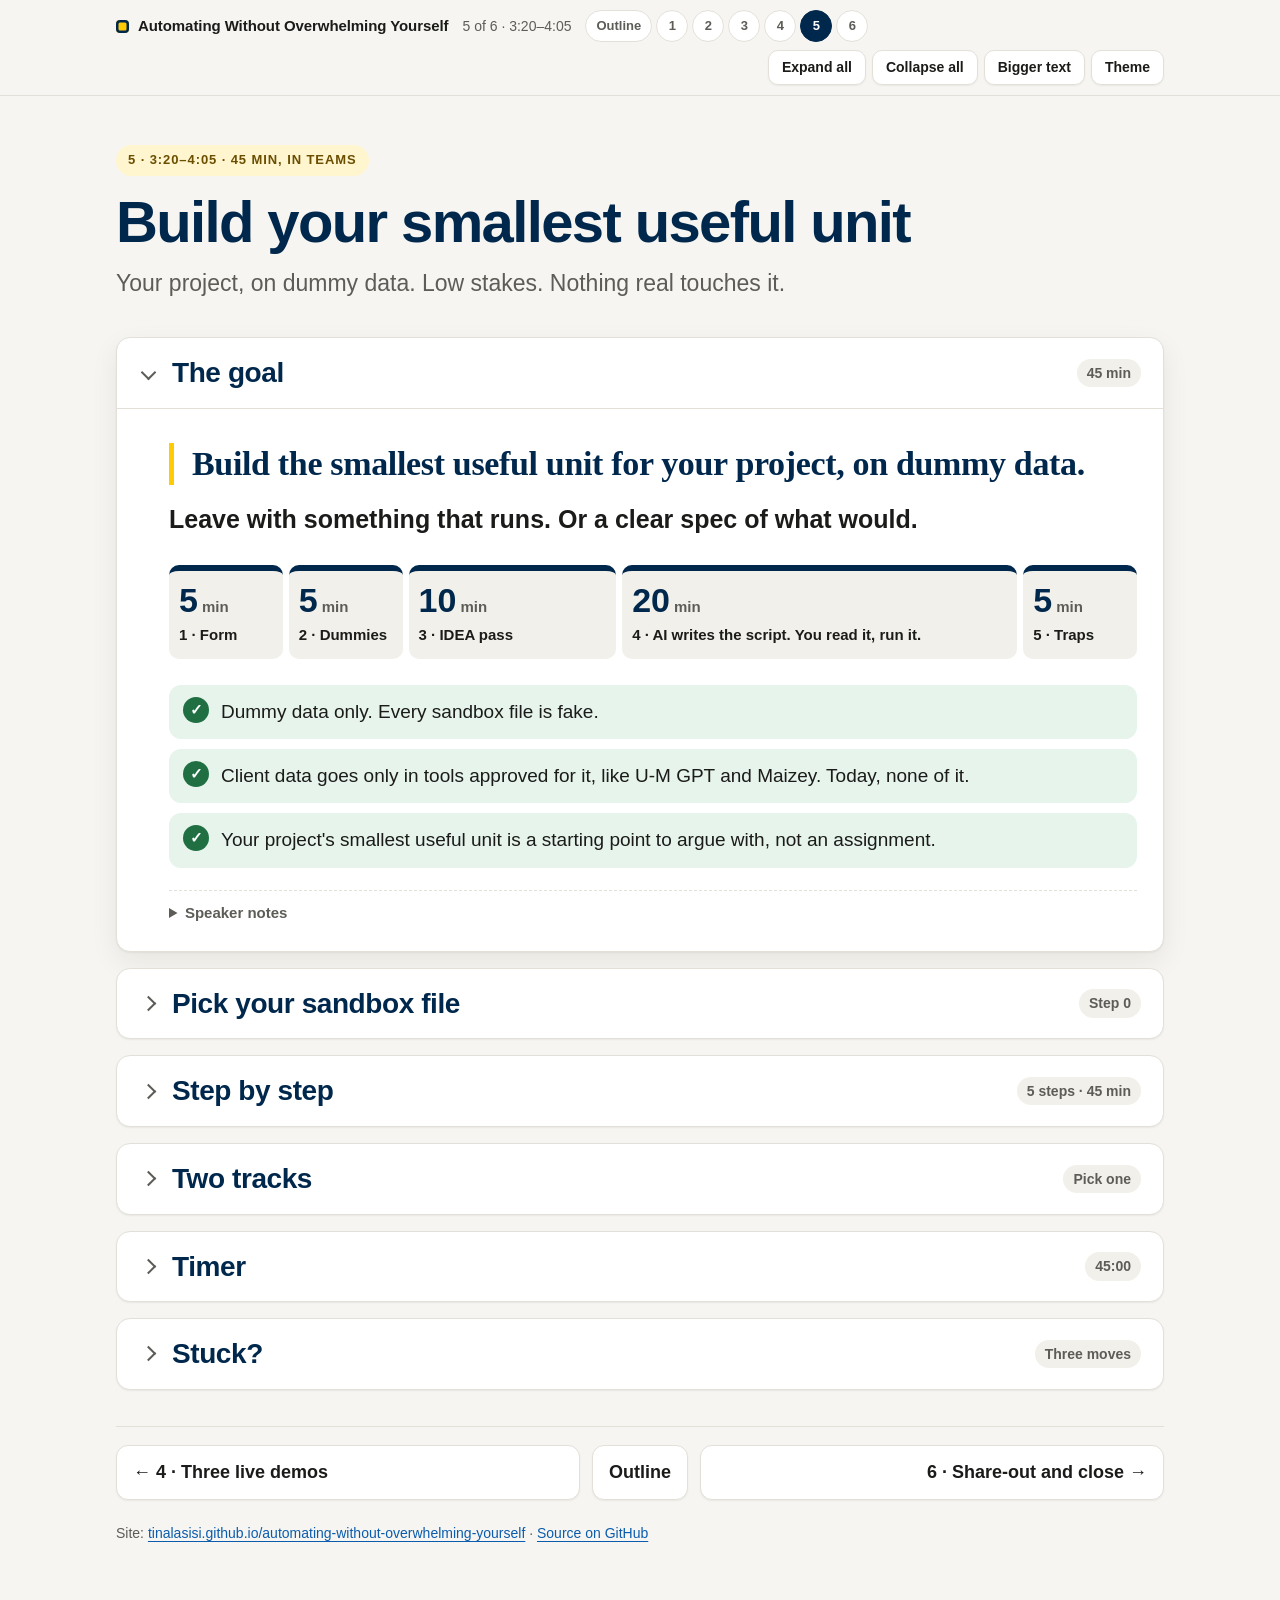
<file: site/05-hands-on.html>
<!doctype html>
<html lang="en">
<head>
<meta charset="utf-8">
<meta name="viewport" content="width=device-width, initial-scale=1">
<title>Hands-on Build</title>
<link rel="stylesheet" href="assets/shared.css">
<script src="assets/shared.js"></script>
<style>
/* page-only styles; var(--tokens) only */
.section-body h4.sub{font-size:15px;font-weight:750;letter-spacing:.06em;text-transform:uppercase;color:var(--muted);margin:26px 0 10px}
.pill-time{background:var(--maize-bg);border-color:var(--maize);color:var(--maize-ink);font-weight:750}
.status-demo{display:inline-block;font-weight:750;font-size:.9em;background:var(--warn-bg);color:var(--warn);border:1px solid var(--warn);border-radius:8px;padding:1px 9px;white-space:nowrap}

/* 1 · goal */
.goal-line{font-size:clamp(20px,2.4vw,25px);font-weight:600;color:var(--ink);margin:4px 0 26px}
.arc{list-style:none;padding:0;margin:0 0 26px;display:flex;gap:6px}
.arc li{margin:0;max-width:none;min-width:0;background:var(--surface-2);border-top:6px solid var(--accent);border-radius:10px;padding:12px 10px 14px}
.arc .s5{flex:5}.arc .s10{flex:10}.arc .s20{flex:20}
.arc-min{display:block;font-size:34px;font-weight:800;line-height:1;color:var(--heading);font-variant-numeric:tabular-nums}
.arc-min small{font-size:15px;font-weight:650;color:var(--muted);margin-left:4px}
.arc-label{display:block;margin-top:8px;font-size:15px;font-weight:650;line-height:1.3;overflow-wrap:anywhere}
@media (max-width:900px){
  .arc{flex-direction:column}
  .arc li{flex:none;display:grid;grid-template-columns:86px 1fr;align-items:center;border-top:0;border-left:6px solid var(--accent);padding:10px 14px}
  .arc-label{margin-top:0}
}
.rules{list-style:none;padding:0;margin:0;display:grid;gap:10px}
.rules li{position:relative;margin:0;padding:12px 16px 12px 52px;background:var(--ok-bg);border-radius:12px;font-size:19px;max-width:none}
.rules li::before{content:"✓";content:"✓"/"";position:absolute;left:14px;top:12px;width:26px;height:26px;border-radius:50%;background:var(--ok);color:var(--surface);font-size:15px;font-weight:800;display:grid;place-items:center}

/* 2 · sandbox */
.data-folder{display:flex;flex-wrap:wrap;align-items:center;gap:12px 18px;margin:6px 0 22px;padding:18px 20px;border:2px solid var(--accent);border-radius:var(--radius);background:var(--surface-2)}
.data-folder-label{font-size:14px;font-weight:750;letter-spacing:.06em;text-transform:uppercase;color:var(--muted)}
.data-folder .btn{display:inline-block;line-height:1.3;white-space:normal;max-width:100%;overflow-wrap:anywhere;text-align:left}
.sandbox-table td{font-size:17px;vertical-align:middle}
.sandbox-table td.proj{font-weight:650}
.sandbox-table code{overflow-wrap:anywhere}
.shape-tag{display:inline-flex;align-items:center;gap:8px;font-weight:700;white-space:nowrap}
.shape-tag::before{content:"";width:11px;height:11px;border-radius:50%;background:var(--shape);flex:none}
@media (max-width:700px){
  .sandbox-table thead{position:absolute;width:1px;height:1px;overflow:hidden;clip:rect(0 0 0 0)}
  .sandbox-table,.sandbox-table tbody,.sandbox-table tr,.sandbox-table td{display:block;width:100%}
  .sandbox-table tr{border-left:5px solid var(--shape);border-bottom:1px solid var(--line);padding:10px 14px}
  .sandbox-table tbody tr:last-child{border-bottom:0}
  .sandbox-table td{border:0;padding:2px 0}
  .sandbox-table td.shape-bar{border-left:0}
}
.also{margin:14px 0 0;font-size:16px}

/* 3 · steps */
ol.steps>li{padding-bottom:30px}
ol.steps>li:last-child{padding-bottom:6px}
ol.steps>li>h3{margin:2px 0 12px;display:flex;flex-wrap:wrap;align-items:center;gap:8px 12px;font-size:23px}
ol.steps>li ul{margin:6px 0;padding-left:22px;list-style:disc}
.idea-grid{display:grid;grid-template-columns:repeat(auto-fit,minmax(210px,1fr));gap:12px;margin:12px 0}
.idea-grid .card{padding:14px 16px}
.idea-grid .card h4{margin:0 0 6px;font-size:19px;color:var(--heading);display:flex;align-items:baseline;gap:8px}
.idea-grid .letter{font-size:36px;font-weight:800;line-height:1;color:var(--maize-ink)}
.idea-grid p{margin:0;font-size:16px}
.two-shapes{display:grid;grid-template-columns:repeat(auto-fit,minmax(250px,1fr));gap:12px}
.two-shapes .card h5{margin:0 0 6px;font-size:19px;color:var(--heading)}
.two-shapes .card p{margin:6px 0 0;font-size:16px}
.checks{counter-reset:chk;list-style:none;padding:0;margin:8px 0;display:grid;gap:8px}
.checks li{counter-increment:chk;position:relative;margin:0;padding:10px 14px 10px 52px;background:var(--surface-2);border-radius:10px;font-size:19px;font-weight:600;max-width:none}
.checks li::before{content:counter(chk);position:absolute;left:14px;top:10px;width:26px;height:26px;border-radius:50%;border:2px solid var(--accent);color:var(--accent);font-size:14px;font-weight:800;display:grid;place-items:center}
.traps{display:flex;flex-wrap:wrap;gap:8px;margin:4px 0 14px}
.traps .pill{font-size:16px;padding:6px 14px;background:var(--warn-bg);border-color:var(--warn);color:var(--warn)}
.decide{font-size:clamp(20px,2.4vw,24px);font-weight:600;margin:10px 0}
.alt-path{background:var(--surface-2);margin-top:22px}
.alt-path h3{margin-top:0}

/* 4 · tracks */
.tracks .card{display:flex;flex-direction:column}
.track-head{display:flex;align-items:center;gap:12px;margin:0 0 8px}
.track-letter{width:48px;height:48px;border-radius:12px;background:var(--accent);color:var(--accent-ink);font-size:26px;font-weight:800;display:grid;place-items:center;flex:none}
.track-head h3{margin:0}
.track-head small{display:block;font-size:13px;font-weight:750;letter-spacing:.06em;text-transform:uppercase;color:var(--muted)}
.tracks ul{padding-left:20px;margin:6px 0 10px}
.tracks .card>p:last-child{margin-top:auto;margin-bottom:0}

/* 5 · timer */
.timer{display:grid;gap:18px}
@media (min-width:900px){.timer{grid-template-columns:minmax(0,1.4fr) minmax(0,1fr);align-items:start}}
.timer-main{display:grid;gap:14px;min-width:0}
.timer-face{container-type:inline-size;background:var(--surface-2);border:1px solid var(--line);border-radius:var(--radius);padding:20px 24px 22px;text-align:center}
.timer-status{display:inline-block;font-size:14px;font-weight:750;letter-spacing:.08em;text-transform:uppercase;padding:4px 14px;border-radius:999px;background:var(--surface);border:1px solid var(--line);color:var(--muted)}
.timer[data-mode="running"] .timer-status{background:var(--ok-bg);border-color:var(--ok);color:var(--ok)}
.timer[data-mode="paused"] .timer-status{background:var(--warn-bg);border-color:var(--warn);color:var(--warn)}
.timer[data-mode="done"] .timer-status{background:var(--danger-bg);border-color:var(--danger);color:var(--danger)}
.timer-digits{font-size:clamp(72px,14vw,168px);font-size:clamp(72px,31cqi,200px);font-weight:800;line-height:1;letter-spacing:-.03em;font-variant-numeric:tabular-nums;color:var(--heading);margin:14px 0 8px}
.timer[data-mode="paused"] .timer-digits{color:var(--muted)}
.timer[data-mode="done"] .timer-digits{color:var(--danger)}
.timer-bar{height:12px;background:var(--line);border-radius:999px;overflow:hidden;margin:8px 0 0}
.timer-bar>div{height:100%;width:0;background:var(--accent);border-radius:999px;transition:width .25s linear}
.timer[data-mode="done"] .timer-bar>div{background:var(--danger)}
.timer-controls{display:flex;flex-wrap:wrap;justify-content:center;gap:8px;margin-top:18px}
.timer-controls .btn-lg{min-width:112px;justify-content:center}
.timer-adjust{display:flex;justify-content:center;gap:8px;margin-top:10px}
.timer-cue{background:var(--maize-bg);border-left:6px solid var(--maize);border-radius:12px;padding:14px 18px;font-size:clamp(20px,2.4vw,25px);font-weight:700;line-height:1.3;color:var(--ink)}
.timer-cue small{display:block;font-size:13px;font-weight:750;color:var(--maize-ink);text-transform:uppercase;letter-spacing:.08em;margin-bottom:4px}
.timer-cue.flash{animation:cueflash 1.2s ease-out 2}
@keyframes cueflash{0%{outline:4px solid var(--maize);outline-offset:0}100%{outline:4px solid transparent;outline-offset:8px}}
@media (prefers-reduced-motion:reduce){.timer-cue.flash{animation:none}.timer-bar>div{transition:none}}
.cps-head{display:flex;justify-content:space-between;gap:10px;font-size:13px;font-weight:700;text-transform:uppercase;letter-spacing:.06em;color:var(--muted);margin:0 4px 8px}
.cps{list-style:none;padding:0;margin:0;display:grid;gap:6px}
.cps li{display:grid;grid-template-columns:44px 1fr auto;align-items:center;gap:12px;margin:0;max-width:none;padding:9px 12px;border:1px solid var(--line);border-radius:10px;background:var(--surface)}
.cps .cp-min{font-size:24px;font-weight:800;font-variant-numeric:tabular-nums;text-align:right;color:var(--heading)}
.cps .cp-text{font-size:16px;line-height:1.35}
.cps .cp-badge{font-size:12px;font-weight:750;text-transform:uppercase;letter-spacing:.05em;border-radius:999px;padding:2px 9px;white-space:nowrap}
.cps .cp-badge:empty{display:none}
.cps li[data-state="done"]{opacity:.55}
.cps li[data-state="done"] .cp-badge{background:var(--ok-bg);color:var(--ok)}
.cps li[data-state="now"]{border:2px solid var(--accent);background:var(--surface-2);box-shadow:var(--shadow-sm)}
.cps li[data-state="now"] .cp-badge{background:var(--accent);color:var(--accent-ink)}
.timer-chip{position:fixed;right:16px;bottom:16px;z-index:21;font-size:16px;font-weight:750;padding:10px 16px;border-radius:999px;background:var(--accent);color:var(--accent-ink);border-color:var(--accent);box-shadow:var(--shadow);max-width:calc(100vw - 32px);font-variant-numeric:tabular-nums}
.timer-chip[hidden]{display:none}

/* 6 · stuck */
.stuck{display:grid;grid-template-columns:repeat(auto-fit,minmax(240px,1fr));gap:14px}
.stuck .card{font-size:18px}
.stuck .card h3{display:flex;gap:12px;align-items:center;margin-bottom:8px}
.stuck .card p{margin:0}
.stuck .num{width:40px;height:40px;border-radius:50%;background:var(--maize);color:var(--accent);font-size:21px;font-weight:800;display:grid;place-items:center;flex:none}
:root[data-theme="dark"] .stuck .num{color:var(--accent-ink)}
@media (prefers-color-scheme:dark){:root:not([data-theme="light"]) .stuck .num{color:var(--accent-ink)}}
@media print{.timer-chip{display:none}}
</style>
</head>
<body>
<header class="topbar"><div class="page">
  <a class="brand" href="index.html">Automating Without Overwhelming Yourself</a>
  <span class="crumb">5 of 6 · 3:20–4:05</span>
  <nav class="section-nav" aria-label="Workshop sections">
    <a href="index.html">Outline</a><a href="01-should-you-automate.html">1</a><a href="02-idea-your-projects.html">2</a><a href="03-tools-of-the-trade.html">3</a><a href="04-live-demos.html">4</a><a href="05-hands-on.html" aria-current="page">5</a><a href="06-share-and-close.html">6</a>
  </nav>
  <div class="tools">
    <button type="button" data-expand-all>Expand all</button>
    <button type="button" data-collapse-all>Collapse all</button>
    <button type="button" data-present-toggle aria-label="Bigger text for the projector">Bigger text</button>
    <button type="button" data-theme-toggle aria-label="Switch light or dark">Theme</button>
  </div>
</div></header>
<main class="page">
  <section class="hero">
    <div class="kicker">5 · 3:20–4:05 · 45 min, in teams</div>
    <h1>Build your smallest useful unit</h1>
    <p class="lede">Your project, on dummy data. Low stakes. Nothing real touches it.</p>
  </section>

  <!-- 1 -->
  <details class="section" open>
    <summary><h2>The goal</h2><span class="meta">45 min</span></summary>
    <div class="section-body">
      <p class="big-quote">Build the smallest useful unit for your project, on dummy data.</p>
      <p class="goal-line">Leave with something that runs. Or a clear spec of what would.</p>

      <ol class="arc" aria-label="The 45 minutes, in five steps">
        <li class="s5"><span class="arc-min">5<small>min</small></span><span class="arc-label">1 · Form</span></li>
        <li class="s5"><span class="arc-min">5<small>min</small></span><span class="arc-label">2 · Dummies</span></li>
        <li class="s10"><span class="arc-min">10<small>min</small></span><span class="arc-label">3 · IDEA pass</span></li>
        <li class="s20"><span class="arc-min">20<small>min</small></span><span class="arc-label">4 · AI writes the script. You read it, run it.</span></li>
        <li class="s5"><span class="arc-min">5<small>min</small></span><span class="arc-label">5 · Traps</span></li>
      </ol>

      <ul class="rules">
        <li>Dummy data only. Every sandbox file is fake.</li>
        <li>Client data goes only in tools approved for it, like U-M GPT and Maizey. Today, none of it.</li>
        <li>Your project's smallest useful unit is a starting point to argue with, not an assignment.</li>
      </ul>

      <details class="notes"><summary>Speaker notes</summary>
        <p>Circulate by shape. Intake → triage has six teams (Zell, MTA, Dining, OVPR, Oakland FOIA, CAI), so start there. Then pile → catalog (Ginsberg, FJA), then many sheets → one table (Marsal, Basketball, Michigan Medicine).</p>
        <p>NDA teams use dummy data only. Client NDA: Oakland County and CAI. UMSI NDA: Zell, OVPR, and the MTA project (with IP). Nothing from a client goes into any tool today.</p>
        <p>Start the timer once every team has picked a file.</p>
      </details>
    </div>
  </details>

  <!-- 2 -->
  <details class="section">
    <summary><h2>Pick your sandbox file</h2><span class="meta">Step 0</span></summary>
    <div class="section-body">
      <p>Find your project. Start with its file. All fake, made for today.</p>

      <div class="data-folder">
        <span class="data-folder-label">Where the files are</span>
        <a class="btn btn-primary btn-lg" href="https://drive.google.com/drive/folders/1YOv6oia4dKvwDzNuGzLgGpVrD6Jz7lCF?usp=sharing" target="_blank" rel="noopener noreferrer">Class data folder: UMSI_2026-09-27_Lasisi-workshop <span aria-hidden="true">↗</span><span class="visually-hidden">(opens in a new tab)</span></a><div style="margin-top:12px;display:flex;gap:12px;align-items:center;flex-wrap:wrap"><span class="qr-mini" style="display:inline-block;background:#fff;border-radius:12px;padding:8px;line-height:0" role="img" aria-label="QR code for the class data folder"><svg width="205" height="205" class="segno"><g transform="scale(5)"><path fill="#fff" d="M0 0h41v41h-41z"/><path class="qrline" stroke="#000" d="M2 2.5h7m1 0h2m2 0h1m3 0h1m3 0h1m5 0h2m2 0h7m-37 1h1m5 0h1m1 0h1m5 0h1m1 0h1m2 0h4m1 0h1m5 0h1m5 0h1m-37 1h1m1 0h3m1 0h1m1 0h2m1 0h6m1 0h2m1 0h1m1 0h4m1 0h1m1 0h1m1 0h3m1 0h1m-37 1h1m1 0h3m1 0h1m4 0h1m2 0h1m2 0h1m2 0h2m1 0h3m1 0h2m1 0h1m1 0h3m1 0h1m-37 1h1m1 0h3m1 0h1m1 0h4m1 0h1m4 0h2m4 0h3m1 0h1m1 0h1m1 0h3m1 0h1m-37 1h1m5 0h1m3 0h1m1 0h2m2 0h2m2 0h4m2 0h1m3 0h1m5 0h1m-37 1h7m1 0h1m1 0h1m1 0h1m1 0h1m1 0h1m1 0h1m1 0h1m1 0h1m1 0h1m1 0h1m1 0h1m1 0h7m-28 1h2m2 0h3m9 0h4m-29 1h1m2 0h9m1 0h5m2 0h1m1 0h3m1 0h2m1 0h1m2 0h1m1 0h3m-37 1h3m1 0h1m2 0h4m1 0h2m2 0h1m2 0h1m5 0h3m1 0h1m1 0h3m1 0h1m-36 1h2m2 0h5m3 0h6m3 0h5m1 0h2m1 0h1m3 0h1m1 0h1m-36 1h1m1 0h1m4 0h1m1 0h1m4 0h1m1 0h3m2 0h1m3 0h2m1 0h3m1 0h4m-36 1h1m2 0h3m2 0h1m2 0h5m2 0h2m2 0h2m2 0h2m1 0h2m1 0h1m2 0h1m-35 1h1m9 0h1m3 0h1m1 0h1m3 0h2m1 0h5m2 0h2m-33 1h8m3 0h4m1 0h3m6 0h5m1 0h5m-34 1h1m5 0h2m3 0h1m1 0h1m2 0h1m3 0h1m3 0h1m1 0h1m1 0h1m1 0h2m-35 1h2m1 0h5m1 0h1m1 0h1m10 0h1m7 0h2m2 0h1m1 0h1m-37 1h1m1 0h1m1 0h2m1 0h1m1 0h1m3 0h3m1 0h4m1 0h1m1 0h1m4 0h3m-32 1h2m1 0h1m1 0h4m1 0h1m1 0h1m1 0h4m1 0h1m2 0h3m2 0h1m1 0h2m3 0h1m1 0h1m-34 1h2m2 0h2m3 0h1m2 0h2m2 0h1m5 0h1m2 0h1m2 0h1m1 0h1m2 0h1m-36 1h1m1 0h7m2 0h2m3 0h1m1 0h1m4 0h1m1 0h8m-34 1h3m4 0h2m2 0h3m3 0h1m1 0h1m1 0h3m2 0h3m3 0h1m1 0h2m-34 1h1m1 0h1m1 0h3m2 0h8m2 0h3m1 0h1m1 0h2m1 0h2m1 0h1m1 0h2m-36 1h1m5 0h1m2 0h3m3 0h5m1 0h1m1 0h1m1 0h1m2 0h7m-31 1h3m1 0h1m5 0h2m4 0h1m1 0h2m2 0h1m2 0h3m3 0h1m-37 1h3m2 0h1m4 0h2m1 0h4m1 0h1m2 0h1m5 0h3m2 0h1m-33 1h3m1 0h3m1 0h2m1 0h1m3 0h1m1 0h6m1 0h5m2 0h1m2 0h3m-37 1h1m1 0h1m1 0h2m1 0h1m1 0h2m2 0h1m2 0h1m1 0h2m3 0h2m1 0h2m1 0h4m1 0h1m1 0h1m-37 1h1m4 0h5m2 0h1m3 0h1m2 0h2m1 0h4m2 0h5m1 0h1m1 0h1m-29 1h3m1 0h1m2 0h3m1 0h1m8 0h1m3 0h1m1 0h1m-35 1h7m1 0h1m1 0h1m1 0h1m2 0h1m1 0h3m2 0h5m1 0h1m1 0h1m1 0h1m3 0h1m-37 1h1m5 0h1m1 0h2m1 0h1m1 0h4m2 0h1m2 0h2m1 0h4m3 0h1m2 0h1m-36 1h1m1 0h3m1 0h1m1 0h5m1 0h1m1 0h2m1 0h3m1 0h1m1 0h8m2 0h1m-36 1h1m1 0h3m1 0h1m1 0h3m1 0h2m1 0h1m3 0h2m1 0h2m5 0h2m2 0h4m-37 1h1m1 0h3m1 0h1m2 0h2m2 0h1m1 0h1m2 0h1m1 0h1m1 0h3m7 0h2m2 0h1m-37 1h1m5 0h1m2 0h3m2 0h4m1 0h2m1 0h1m3 0h1m1 0h2m2 0h5m-37 1h7m1 0h1m4 0h4m1 0h3m2 0h2m1 0h1m1 0h2m1 0h1m1 0h1m2 0h1"/></g></svg></span><a class="btn" href="qr.html" target="_blank" rel="noopener">Full-screen QR ↗</a></div>
      </div>

      <div class="table-wrap">
        <table class="sandbox-table">
          <thead><tr><th scope="col">Your project</th><th scope="col">Shape</th><th scope="col">Start with</th></tr></thead>
          <tbody>
            <tr class="shape-1"><td class="proj shape-bar">Zell Entrepreneurship Clinic</td><td><span class="shape-tag shape-text">Intake to triage</span></td><td><code>form_zell_application_responses.csv</code></td></tr>
            <tr class="shape-1"><td class="proj shape-bar">Innovation Partnerships MTA</td><td><span class="shape-tag shape-text">Intake to triage</span></td><td><code>form_mta_screening_responses.csv</code></td></tr>
            <tr class="shape-1"><td class="proj shape-bar">Michigan Dining sustainability</td><td><span class="shape-tag shape-text">Intake to triage</span></td><td><code>form_dining_sustainability_responses.csv</code></td></tr>
            <tr class="shape-1"><td class="proj shape-bar">OVPR limited submissions</td><td><span class="shape-tag shape-text">Intake to triage</span></td><td><code>requests_inbox.csv</code>, or build your own InfoReady-style form</td></tr>
            <tr class="shape-1"><td class="proj shape-bar">Oakland County FOIA</td><td><span class="shape-tag shape-text">Intake to triage</span></td><td><code>requests_inbox.csv</code></td></tr>
            <tr class="shape-1"><td class="proj shape-bar">CAI AI Enablement</td><td><span class="shape-tag shape-text">Intake to triage</span></td><td><code>requests_inbox.csv</code></td></tr>
            <tr class="shape-2"><td class="proj shape-bar">Ginsberg Center archive</td><td><span class="shape-tag shape-text">Pile to catalog</span></td><td><code>shared_drive_dump.csv</code></td></tr>
            <tr class="shape-2"><td class="proj shape-bar">FJA staff AI portal</td><td><span class="shape-tag shape-text">Pile to catalog</span></td><td><code>terrible_notes.txt</code></td></tr>
            <tr class="shape-3"><td class="proj shape-bar">Marsal gift funds</td><td><span class="shape-tag shape-text">Many sheets to one table</span></td><td><code>funds_development.csv</code> + <code>funds_finance.csv</code></td></tr>
            <tr class="shape-3"><td class="proj shape-bar">Women's Basketball</td><td><span class="shape-tag shape-text">Many sheets to one table</span></td><td>Generate two sheets keyed on player (the funds pair is the pattern)</td></tr>
            <tr class="shape-3"><td class="proj shape-bar">Michigan Medicine Faculty Development</td><td><span class="shape-tag shape-text">Many sheets to one table</span></td><td><code>form_faculty_interest_responses.csv</code></td></tr>
          </tbody>
        </table>
      </div>
      <p class="also muted">Also in the folder: <code>team_members.csv</code> (a roster, one document or email per row) and <code>yelp_sample_20.csv</code> (reviews: rating, main issue, needs a reply?, draft reply).</p>

      <div class="callout">
        <strong>Every file has a few planted problems.</strong> Finding them is part of the exercise.
      </div>

      <details class="notes"><summary>Speaker notes</summary>
        <p>Tie each intake team back to demo 1. MTA: the eligibility rule. Dining: the next step is an AI memo draft for review. OVPR: the rubric comes first. Oakland FOIA: exact duplicates. CAI: this is your intake form.</p>
        <p>Answer keys for the planted problems are in the instructor folder. Don't give them away; let teams find them.</p>
      </details>
    </div>
  </details>

  <!-- 3 -->
  <details class="section">
    <summary><h2>Step by step</h2><span class="meta">5 steps · 45 min</span></summary>
    <div class="section-body">
      <ol class="steps">
        <li>
          <h3>Build the Google Form <span class="pill pill-time">5 min</span></h3>
          <ul>
            <li>New Google Form. Question titles = the CSV header. <strong>The header is the form.</strong></li>
            <li>Pick short answer, checkbox or dropdown to match the data.</li>
            <li>Link a responses Sheet: Responses tab → Sheets icon.</li>
            <li>Submit two or three responses by hand. Watch one land.</li>
          </ul>
        </li>
        <li>
          <h3>Fill it with dummies <span class="pill pill-time">5 min</span></h3>
          <ul>
            <li><strong>Fast:</strong> import the ready-made CSV. On the responses Sheet: File → Import → Append to current sheet.</li>
            <li><strong>Or make your own</strong> with U-M GPT. Paste this, then paste your CSV header row after it.</li>
          </ul>
          <div class="prompt">
            <div class="prompt-head"><span>U-M GPT: generate dummy responses</span><button type="button" data-copy="prompt-dummies">Copy</button></div>
            <pre id="prompt-dummies">I am building a test copy of an intake form so I can develop an automation without touching real data. Here are the form's questions, as a CSV header. Generate 15 realistic fake responses as CSV rows with the same columns. Use fake names and @example.edu addresses. Make them varied and messy the way real submissions are: include one duplicate submission from the same person, one response with a required field left blank, one that answers two questions in one box, and one that is clearly outside what the form is for. Do not use any real person or organisation.</pre>
          </div>
          <p class="muted">Imported rows don't fire the form-submit trigger. That's fine. Step 4 handles it.</p>
        </li>
        <li>
          <h3>IDEA pass on your sandbox <span class="pill pill-time">10 min</span></h3>
          <div class="idea-grid">
            <div class="card"><h4><span class="letter" aria-hidden="true">I</span>Identify</h4><p>What does "done" look like for one submission?</p></div>
            <div class="card"><h4><span class="letter" aria-hidden="true">D</span>Document</h4><p>Source: the responses Sheet. Transformation: which fields become which output. Output: a doc, an email, a status column, a row in another sheet. What's fixed? What varies?</p></div>
            <div class="card"><h4><span class="letter" aria-hidden="true">E</span>Experiment</h4><p>The smallest version.</p></div>
            <div class="card"><h4><span class="letter" aria-hidden="true">A</span>Adjust</h4><p>What breaks?</p></div>
          </div>
        </li>
        <li>
          <h3>Have AI write the Apps Script <span class="pill pill-time">20 min</span></h3>
          <h4 class="sub">Ask for two shapes</h4>
          <div class="two-shapes">
            <div class="card"><h5>Trigger on submit</h5><p><code>onFormSubmit</code>: one new response, one output.</p><p>Test it: submit a response by hand.</p></div>
            <div class="card"><h5>Process the backlog</h5><p>Walks every row with an empty Status. Does the work. Writes "done" and a timestamp.</p><p>You need this one: imported rows never fire the trigger.</p></div>
          </div>
          <h4 class="sub">The prompt shape</h4>
          <ul>
            <li>Describe the columns.</li>
            <li>Paste three sample rows.</li>
            <li>Say what output you want.</li>
            <li>Ask for the code <strong>and</strong> a plain-English explanation of each section.</li>
          </ul>
          <div class="prompt">
            <div class="prompt-head"><span>Prompt skeleton: fill in the brackets</span><button type="button" data-copy="prompt-script">Copy</button></div>
            <pre id="prompt-script">I have a Google Sheet of form responses (fake test data).
The columns are: [list each column and what it holds].

Here are three sample rows:
[paste three rows]

For each row I want: [the output: a status column, a doc, an email draft, a row in another sheet].

Write a Google Apps Script with two functions:
1. One that runs on form submit and handles the new response.
2. One that processes the backlog: every row whose Status column is empty. It does the work, then writes "done" and a timestamp.

Give me the code and a plain-English explanation of each section.</pre>
          </div>
          <h4 class="sub">Before you run it, three checks</h4>
          <ol class="checks">
            <li>What is the loop?</li>
            <li>Where would a new field go?</li>
            <li>What tools and permissions does it need?</li>
          </ol>
          <div class="callout">
            <strong>Then run it.</strong> Paste it into Extensions → Apps Script and run. Authorize when asked. That screen is the permissions lesson, live. Read it: it lists every key you hand over.
          </div>
          <details class="notes"><summary>Speaker notes</summary>
            <p>The authorization prompt is the payoff of the permissions talk at 2:30. "It acts as you." Ask a team to read their consent screen aloud.</p>
          </details>
        </li>
        <li>
          <h3>Hit the planted problems <span class="pill pill-time">5 min</span></h3>
          <div class="traps">
            <span class="pill">The duplicate</span>
            <span class="pill">The blank field</span>
            <span class="pill">Two answers in one box</span>
          </div>
          <p class="decide">For each one, decide: <strong>a rule, or manual review?</strong></p>
          <p>Add a <span class="status-demo">needs review</span> status, with a reason, rather than guessing.</p>
        </li>
      </ol>

      <div class="card alt-path">
        <h3>No form in your project?</h3>
        <p>Skip the form. Paste the dummy file into U-M GPT: the requests inbox, the drive listing, or the two sheets. Add a short spec of what you want for each item. Ask for a table back.</p>
        <p>Then the same IDEA pass, and the same traps check.</p>
      </div>
    </div>
  </details>

  <!-- 4 -->
  <details class="section">
    <summary><h2>Two tracks</h2><span class="meta">Pick one</span></summary>
    <div class="section-body">
      <div class="grid tracks">
        <div class="card">
          <div class="track-head"><span class="track-letter" aria-hidden="true">A</span><h3><small>Track A</small> No install</h3></div>
          <ul>
            <li>Google Form + Sheet + Apps Script.</li>
            <li>U-M GPT writes the script.</li>
            <li>You read it, check it, run it.</li>
          </ul>
          <p class="muted">Everyone can do this one.</p>
        </div>
        <div class="card">
          <div class="track-head"><span class="track-letter" aria-hidden="true">B</span><h3><small>Track B</small> Agent on your laptop</h3></div>
          <ul>
            <li>Claude Code, Claude Cowork or Codex, only if your team already has one.</li>
            <li>Work in a folder that holds only dummy data.</li>
            <li>Give that folder a house-rules file: <code>CLAUDE.md</code> for Claude Code, <code>AGENTS.md</code> for Codex.</li>
            <li>Keep it on ask-before-acting.</li>
          </ul>
          <p><a href="03-tools-of-the-trade.html">House rules and tool choice: 3 · Tools of the trade</a></p>
        </div>
      </div>
      <details class="reveal">
        <summary>The house rules I used for the demos</summary>
        <div class="prompt">
          <div class="prompt-head"><span>CLAUDE.md / AGENTS.md</span><button type="button" data-copy="house-rules">Copy</button></div>
          <pre id="house-rules"># House rules for this folder

Everything in this folder is dummy data made for a workshop. Treat it as if it were real.

- Work only inside this folder. Don't read or write anywhere else.
- The CSV files you were given are originals. Never edit them; write new files next to them.
- Before you run any code, explain in plain English what it will do.
- Put exact checks (duplicates, blanks, formats, dates) in code. Use your own judgment only where I ask
  for it, and say which is which.
- When a row doesn't fit the rules, mark it "needs review" with a reason. Don't guess.
- Never send email, post, or upload anything.</pre>
        </div>
      </details>
      <details class="notes"><summary>Speaker notes</summary>
        <p>CAI said they want Claude Code and Codex experience. If they have it, point them at Track B. Everyone else: Track A.</p>
      </details>
    </div>
  </details>

  <!-- 5 -->
  <details class="section" id="timer-section">
    <summary><h2>Timer</h2><span class="meta" id="timer-meta">45:00</span></summary>
    <div class="section-body">
      <div class="timer" id="timer" data-mode="idle">
        <div class="timer-main">
          <div class="timer-face">
            <div class="timer-status" id="timer-status">Ready</div>
            <div class="timer-digits" id="timer-digits" role="timer" aria-label="Time left">45:00</div>
            <div class="timer-bar" aria-hidden="true"><div id="timer-fill"></div></div>
            <div class="timer-controls">
              <button type="button" class="btn btn-primary btn-lg" id="timer-start">Start</button>
              <button type="button" class="btn btn-lg" id="timer-pause" disabled>Pause</button>
              <button type="button" class="btn btn-lg" id="timer-reset">Reset</button>
            </div>
            <div class="timer-adjust">
              <button type="button" class="btn" id="timer-minus">−1 min</button>
              <button type="button" class="btn" id="timer-plus">+1 min</button>
            </div>
          </div>
          <p class="visually-hidden" id="timer-live" aria-live="polite" aria-atomic="true"></p>
          <div class="timer-cue" id="timer-cue"><small id="timer-cue-when">Now</small><span id="timer-cue-text">Pick your file. Build the form from the header.</span></div>
        </div>
        <div>
          <div class="cps-head" aria-hidden="true"><span>Min left</span><span>Where you should be</span></div>
          <ol class="cps" id="timer-cps" aria-label="Checkpoints">
            <li data-at="45"><span class="cp-min">45</span><span class="cp-text">Pick your file. Build the form from the header.</span><span class="cp-badge"></span></li>
            <li data-at="40"><span class="cp-min">40</span><span class="cp-text">Form built. Fill it with dummies.</span><span class="cp-badge"></span></li>
            <li data-at="35"><span class="cp-min">35</span><span class="cp-text">Dummies in. Do the IDEA pass.</span><span class="cp-badge"></span></li>
            <li data-at="25"><span class="cp-min">25</span><span class="cp-text">IDEA done. Prompt the AI. Read the script. Three checks.</span><span class="cp-badge"></span></li>
            <li data-at="10"><span class="cp-min">10</span><span class="cp-text">Run it. Authorize. Hit the traps.</span><span class="cp-badge"></span></li>
            <li data-at="5"><span class="cp-min">5</span><span class="cp-text">Rule or manual review? Pick what you'll share.</span><span class="cp-badge"></span></li>
            <li data-at="0"><span class="cp-min">0</span><span class="cp-text">Time. Share-out is next.</span><span class="cp-badge"></span></li>
          </ol>
        </div>
      </div>
      <details class="notes"><summary>Speaker notes</summary>
        <p>The timer keeps running if you click to another page and back. A small clock stays in the corner while it runs. Use −1 / +1 if we start late.</p>
      </details>
    </div>
  </details>

  <!-- 6 -->
  <details class="section">
    <summary><h2>Stuck?</h2><span class="meta">Three moves</span></summary>
    <div class="section-body">
      <div class="stuck">
        <div class="card"><h3><span class="num" aria-hidden="true">1</span>Shrink the unit</h3><p>One row. One field. One status. Get that to run first.</p></div>
        <div class="card"><h3><span class="num" aria-hidden="true">2</span>Paste the error back</h3><p>Give the AI the exact error. Ask it to explain in plain English, then fix it.</p></div>
        <div class="card"><h3><span class="num" aria-hidden="true">3</span>Mark it and move on</h3><p>Can't decide a row? Mark it <span class="status-demo">needs review</span> and keep going.</p></div>
      </div>
      <details class="notes"><summary>Speaker notes</summary>
        <p>At 4:05 call time and move to share-outs: three or four teams, two minutes each. What did you automate? What did it hit? What stays manual?</p>
      </details>
    </div>
  </details>

  <nav class="pager" aria-label="Sections">
    <a href="04-live-demos.html">← 4 · Three live demos</a>
    <a href="index.html">Outline</a>
    <a href="06-share-and-close.html">6 · Share-out and close →</a>
  </nav>
  <p class="source-link muted" style="margin-top:22px;font-size:14px">Site: <a href="https://tinalasisi.github.io/automating-without-overwhelming-yourself/">tinalasisi.github.io/automating-without-overwhelming-yourself</a> · <a href="https://github.com/tinalasisi/automating-without-overwhelming-yourself" target="_blank" rel="noopener">Source on GitHub</a></p>
</main>

<button type="button" class="timer-chip" id="timer-chip" hidden title="Show the timer"></button>

<script>
(function(){
  /* 45-minute countdown */
  var TOTAL=45*60*1000,MAX=99*60*1000,KEY='aw:hands-on-timer-v1';
  var CUES=[
    {at:45,short:'Build the form',text:'Pick your file. Build the form from the header.'},
    {at:40,short:'Dummies',text:'Form built. Fill it with dummies.'},
    {at:35,short:'IDEA pass',text:'Dummies in. Do the IDEA pass.'},
    {at:25,short:'AI writes the script',text:'IDEA done. Prompt the AI. Read the script. Three checks.'},
    {at:10,short:'Run it, hit the traps',text:'Run it. Authorize. Hit the traps.'},
    {at:5,short:'Pick your share',text:'Rule or manual review? Pick what you\'ll share.'},
    {at:0,short:'Time',text:'Time. Share-out is next.'}
  ];
  var $=function(id){return document.getElementById(id);};
  var box=$('timer'),digits=$('timer-digits'),status=$('timer-status'),fill=$('timer-fill'),meta=$('timer-meta'),
      bStart=$('timer-start'),bPause=$('timer-pause'),bReset=$('timer-reset'),bMinus=$('timer-minus'),bPlus=$('timer-plus'),
      live=$('timer-live'),cue=$('timer-cue'),cueWhen=$('timer-cue-when'),cueText=$('timer-cue-text'),
      cps=[].slice.call(document.querySelectorAll('#timer-cps li')),chip=$('timer-chip'),section=$('timer-section');
  if(!box)return;

  var st={mode:'idle',left:TOTAL,endAt:0};
  var lastMinute=null,lastStage=null,tick=null,digitsVisible=false;

  function load(){
    try{
      var raw=localStorage.getItem(KEY);if(!raw)return;
      var s=JSON.parse(raw);
      if(s&&(s.mode==='idle'||s.mode==='running'||s.mode==='paused'||s.mode==='done')){
        st.mode=s.mode;st.left=Math.max(0,Math.min(MAX,+s.left||0));st.endAt=+s.endAt||0;
      }
    }catch(e){}
  }
  function save(){try{localStorage.setItem(KEY,JSON.stringify(st));}catch(e){}}
  function remaining(){
    if(st.mode==='running')return Math.max(0,st.endAt-Date.now());
    return st.left;
  }
  function fmt(ms){
    var s=Math.ceil(ms/1000),m=Math.floor(s/60),r=s%60;
    return m+':'+(r<10?'0':'')+r;
  }
  function stageFor(ms){
    var m=ms/60000,idx=0;
    for(var i=0;i<CUES.length;i++){if(CUES[i].at>=m)idx=i;}
    return idx;
  }
  function render(fromTick){
    var ms=remaining();
    if(st.mode==='running'&&ms<=0){st.mode='done';st.left=0;save();stopTick();}
    var text=fmt(ms);
    digits.textContent=text;
    if(meta)meta.textContent=text;
    box.setAttribute('data-mode',st.mode);
    status.textContent={idle:'Ready',running:'Running',paused:'Paused',done:'Time is up'}[st.mode];
    fill.style.width=Math.max(0,Math.min(100,(1-ms/TOTAL)*100))+'%';
    bStart.disabled=(st.mode==='running'||st.mode==='done');
    bStart.textContent=(st.mode==='paused')?'Resume':'Start';
    bPause.disabled=(st.mode!=='running');

    var stage=stageFor(ms),c=CUES[stage];
    cueText.textContent=c.text;
    cueWhen.textContent=(st.mode==='idle')?'First':(st.mode==='done'?'Done':'Now');
    cps.forEach(function(li,i){
      var state=i<stage?'done':(i===stage?'now':'next');
      li.setAttribute('data-state',state);
      if(state==='now')li.setAttribute('aria-current','step');else li.removeAttribute('aria-current');
      li.querySelector('.cp-badge').textContent=state==='done'?'✓ Done':(state==='now'?'Now':'');
    });

    /* Live announcement: whole-minute changes only, while counting. */
    var minute=Math.ceil(Math.ceil(ms/1000)/60);
    if(fromTick&&lastMinute!==null&&minute!==lastMinute){
      var msg=minute===0?'Time is up. Share-out is next.':(minute+(minute===1?' minute':' minutes')+' left.');
      if(stage!==lastStage&&minute!==0)msg+=' '+c.text;
      live.textContent=msg;
    }
    if(fromTick&&lastStage!==null&&stage!==lastStage){
      cue.classList.remove('flash');void cue.offsetWidth;cue.classList.add('flash');
    }
    lastMinute=minute;lastStage=stage;

    /* Corner chip while the clock is live and the big digits are off screen. */
    var active=(st.mode==='running'||st.mode==='paused'||st.mode==='done');
    chip.textContent=text+' · '+(st.mode==='paused'?'Paused':c.short);
    chip.hidden=!active||digitsVisible;
  }
  function startTick(){if(!tick)tick=setInterval(function(){render(true);},250);}
  function stopTick(){if(tick){clearInterval(tick);tick=null;}}

  bStart.addEventListener('click',function(){
    if(st.mode==='running'||st.mode==='done')return;
    st.endAt=Date.now()+st.left;st.mode='running';save();render(false);startTick();
  });
  bPause.addEventListener('click',function(){
    if(st.mode!=='running')return;
    st.left=remaining();st.mode='paused';save();stopTick();render(false);
  });
  bReset.addEventListener('click',function(){
    stopTick();st={mode:'idle',left:TOTAL,endAt:0};save();lastMinute=null;lastStage=null;live.textContent='';render(false);
  });
  function adjust(d){
    if(st.mode==='running'){
      var left=Math.max(0,Math.min(MAX,remaining()+d));st.endAt=Date.now()+left;
    }else{
      st.left=Math.max(0,Math.min(MAX,st.left+d));
      if(st.mode==='done'&&st.left>0)st.mode='paused';
      if((st.mode==='idle'||st.mode==='paused')&&st.left===0)st.mode='done';
    }
    save();render(false);
  }
  bMinus.addEventListener('click',function(){adjust(-60000);});
  bPlus.addEventListener('click',function(){adjust(60000);});
  chip.addEventListener('click',function(){
    if(section)section.open=true;
    (section||box).scrollIntoView({behavior:'smooth',block:'start'});
    setTimeout(function(){bStart.disabled?bReset.focus():bStart.focus();},400);
  });

  if('IntersectionObserver' in window){
    new IntersectionObserver(function(entries){
      entries.forEach(function(en){digitsVisible=en.isIntersecting;});
      render(false);
    }).observe(digits);
  }
  document.addEventListener('visibilitychange',function(){render(false);});

  load();
  render(false);
  if(st.mode==='running')startTick();
})();
</script>
</body>
</html>
</file>
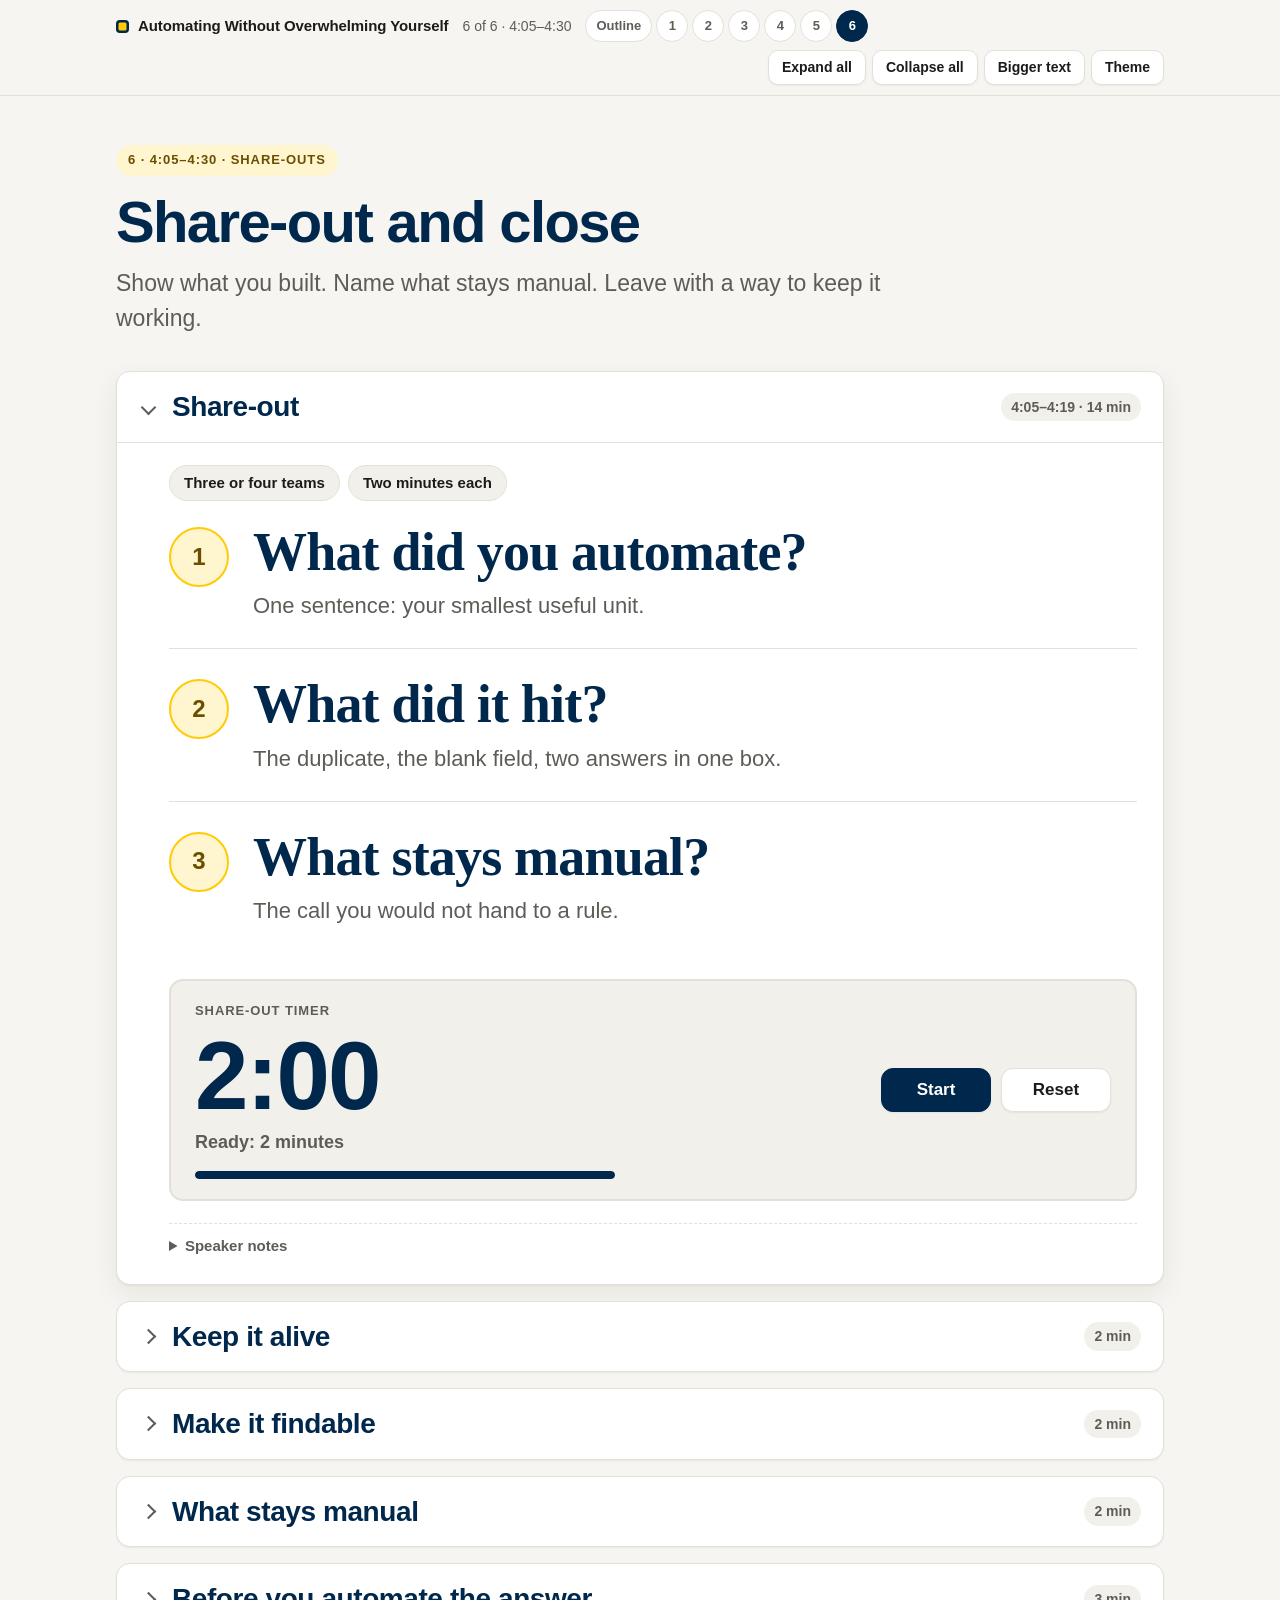
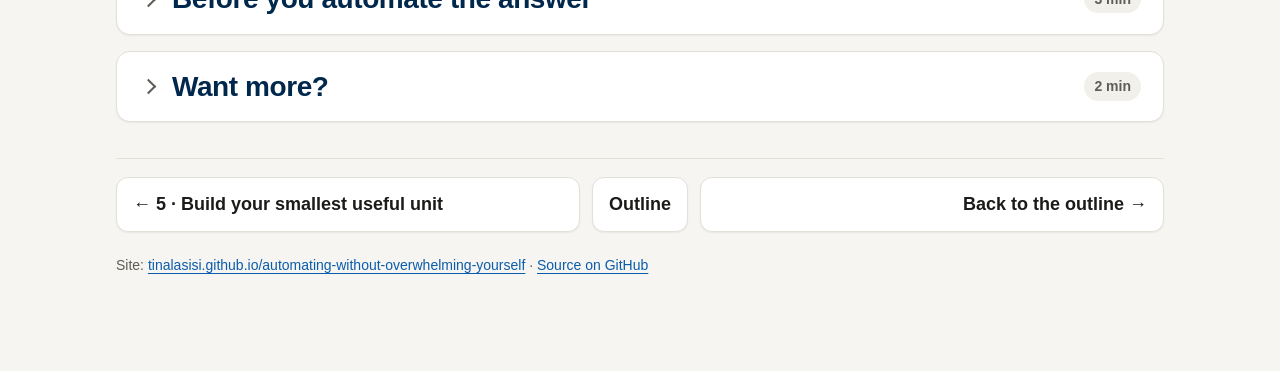
<file: site/06-share-and-close.html>
<!doctype html>
<html lang="en">
<head>
<meta charset="utf-8">
<meta name="viewport" content="width=device-width, initial-scale=1">
<title>Share-out and Close</title>
<link rel="stylesheet" href="assets/shared.css">
<script src="assets/shared.js"></script>
<style>
/* page-only styles; tokens only, no color literals */
.two-up{grid-template-columns:repeat(auto-fit,minmax(min(100%,320px),1fr))}
.grid{margin:18px 0}
p.callout{max-width:none}
.lead-line{font-size:clamp(19px,2.3vw,23px);line-height:1.5;margin:8px 0 16px}
.format{display:flex;flex-wrap:wrap;gap:8px;margin:2px 0 8px}
.format .pill{font-size:15px;padding:5px 14px}

/* three share-out questions: huge and calm */
ol.questions{list-style:none;counter-reset:q;padding:0;margin:10px 0 26px}
ol.questions>li{counter-increment:q;max-width:none;margin:0;display:grid;grid-template-columns:auto 1fr;column-gap:24px;align-items:start;padding:26px 0;border-top:1px solid var(--line)}
ol.questions>li:first-child{border-top:0;padding-top:12px}
ol.questions>li::before{content:counter(q);grid-row:1 / span 2;width:56px;height:56px;border-radius:50%;display:grid;place-items:center;background:var(--maize-bg);color:var(--maize-ink);border:2px solid var(--maize);font-weight:800;font-size:24px;margin-top:4px}
.q{display:block;font-family:ui-serif,"New York",Georgia,"Times New Roman",serif;font-size:clamp(32px,5vw,54px);font-weight:600;line-height:1.1;letter-spacing:-.015em;color:var(--heading)}
.q,.q-sub{grid-column:2}
.q-sub{display:block;margin-top:8px;color:var(--muted);font-size:clamp(18px,2vw,22px);line-height:1.45}
@media (max-width:480px){ol.questions>li{column-gap:14px}ol.questions>li::before{width:42px;height:42px;font-size:19px}}

/* two-minute timer */
.timer{display:flex;flex-wrap:wrap;align-items:center;gap:16px 28px;margin:6px 0 4px;padding:20px 24px;border:2px solid var(--line);border-radius:var(--radius);background:var(--surface-2);transition:border-color .2s,background .2s}
.timer-main{flex:1 1 240px;min-width:0}
.timer-label{margin:0;font-weight:750;font-size:13px;text-transform:uppercase;letter-spacing:.07em;color:var(--muted)}
.timer-display{display:block;font-variant-numeric:tabular-nums;font-size:clamp(56px,10vw,96px);font-weight:800;line-height:1;letter-spacing:-.02em;margin:6px 0 4px;color:var(--heading)}
.timer-status{margin:0;font-size:18px;font-weight:650;color:var(--muted)}
.timer-bar{height:8px;border-radius:999px;background:var(--line);overflow:hidden;margin-top:14px;max-width:420px}
.timer-bar>span{display:block;height:100%;width:100%;background:var(--accent);border-radius:inherit;transition:width .2s linear}
.timer-buttons{display:flex;gap:10px;flex-wrap:wrap}
.timer-buttons button{min-width:110px;justify-content:center}
.timer[data-state="running"]{border-color:var(--ok)}
.timer[data-state="running"] .timer-status{color:var(--ok)}
.timer[data-state="running"] .timer-bar>span{background:var(--ok)}
.timer[data-state="warn"]{border-color:var(--warn);background:var(--warn-bg)}
.timer[data-state="warn"] .timer-display,.timer[data-state="warn"] .timer-status{color:var(--warn)}
.timer[data-state="warn"] .timer-bar>span{background:var(--warn)}
.timer[data-state="done"]{border-color:var(--danger);background:var(--danger-bg)}
.timer[data-state="done"] .timer-display,.timer[data-state="done"] .timer-status{color:var(--danger)}

/* five parts flow */
ol.flow{list-style:none;padding:0;margin:10px 0 8px;display:flex;flex-wrap:wrap;gap:10px;align-items:center}
ol.flow>li{max-width:none;margin:0;display:flex;align-items:center;gap:10px;font-size:17px;font-weight:650}
ol.flow>li>span{padding:7px 14px;border-radius:999px;border:1px solid var(--line);background:var(--surface-2)}
ol.flow>li+li::before{content:"→";color:var(--muted);font-weight:700}
ol.flow>li.key>span{background:var(--maize-bg);border:2px solid var(--maize);color:var(--ink);font-weight:800}

/* cards */
.card p{margin:8px 0}
.card h3.eyebrow{font-size:13px;font-weight:750;text-transform:uppercase;letter-spacing:.07em;color:var(--muted);margin:0 0 6px}
.card .headline{font-size:clamp(19px,2.1vw,22px);font-weight:750;line-height:1.3;color:var(--heading);margin:4px 0 10px}
.card .eg{font-size:16px;color:var(--muted)}
.stat{display:flex;align-items:baseline;flex-wrap:wrap;gap:4px 10px}
.stat .num{font-size:clamp(34px,4.4vw,44px);font-weight:800;line-height:1;letter-spacing:-.02em;color:var(--heading);font-variant-numeric:tabular-nums}
.proj{font-weight:700}
ul.plain{padding-left:22px;margin:8px 0}

/* what stays manual */
ul.manual-list{list-style:none;padding:0;margin:14px 0 18px;display:grid;grid-template-columns:repeat(auto-fit,minmax(min(100%,300px),1fr));gap:12px}
ul.manual-list>li{max-width:none;margin:0;display:flex;flex-direction:column;justify-content:space-between;gap:10px;padding:16px 18px;background:var(--surface);border:1px solid var(--line);border-left:6px solid var(--shape,var(--accent));border-radius:12px;box-shadow:var(--shadow-sm)}
ul.manual-list .what{font-size:clamp(19px,2.2vw,23px);font-weight:700;line-height:1.3;color:var(--heading)}
ul.manual-list .pill{align-self:flex-start;border-color:var(--shape,var(--line));color:var(--shape,var(--ink));background:var(--surface)}
.legend{display:flex;flex-wrap:wrap;gap:6px 18px;font-size:15px;color:var(--muted);margin:0 0 6px}
.legend span::before{content:"";display:inline-block;width:10px;height:10px;border-radius:3px;background:var(--shape);margin-right:7px;vertical-align:1px}

/* hand-off to the next session */
.handoff{margin:24px 0 4px;padding:24px 26px;border-radius:var(--radius);background:var(--accent);color:var(--accent-ink);box-shadow:var(--shadow)}
.handoff .when{margin:0;font-size:14px;font-weight:750;text-transform:uppercase;letter-spacing:.08em}
.handoff .who{margin:8px 0 4px;font-size:clamp(30px,4vw,44px);font-weight:800;line-height:1.1;letter-spacing:-.02em}
.handoff .talk{margin:0;font-size:clamp(18px,2.2vw,23px);line-height:1.4;max-width:none}
.url{font-family:ui-monospace,"SF Mono",SFMono-Regular,Menlo,monospace;font-size:15px;color:var(--muted);word-break:break-all}
</style>
</head>
<body>
<header class="topbar"><div class="page">
  <a class="brand" href="index.html">Automating Without Overwhelming Yourself</a>
  <span class="crumb">6 of 6 · 4:05–4:30</span>
  <nav class="section-nav" aria-label="Workshop sections">
    <a href="index.html">Outline</a><a href="01-should-you-automate.html">1</a><a href="02-idea-your-projects.html">2</a><a href="03-tools-of-the-trade.html">3</a><a href="04-live-demos.html">4</a><a href="05-hands-on.html">5</a><a href="06-share-and-close.html" aria-current="page">6</a>
  </nav>
  <div class="tools">
    <button type="button" data-expand-all>Expand all</button>
    <button type="button" data-collapse-all>Collapse all</button>
    <button type="button" data-present-toggle aria-label="Bigger text for the projector">Bigger text</button>
    <button type="button" data-theme-toggle aria-label="Switch light or dark">Theme</button>
  </div>
</div></header>
<main class="page">
  <section class="hero">
    <div class="kicker">6 · 4:05–4:30 · Share-outs</div>
    <h1>Share-out and close</h1>
    <p class="lede">Show what you built. Name what stays manual. Leave with a way to keep it working.</p>
  </section>

  <!-- 1. Share-out (open) -->
  <details class="section" open>
    <summary><h2>Share-out</h2><span class="meta">4:05–4:19 · 14 min</span></summary>
    <div class="section-body">
      <p class="format"><span class="pill">Three or four teams</span><span class="pill">Two minutes each</span></p>
      <ol class="questions">
        <li><span class="q">What did you automate?</span><span class="q-sub">One sentence: your smallest useful unit.</span></li>
        <li><span class="q">What did it hit?</span><span class="q-sub">The duplicate, the blank field, two answers in one box.</span></li>
        <li><span class="q">What stays manual?</span><span class="q-sub">The call you would not hand to a rule.</span></li>
      </ol>

      <div class="timer" id="timer" data-state="ready" role="group" aria-labelledby="timer-label">
        <div class="timer-main">
          <p class="timer-label" id="timer-label">Share-out timer</p>
          <span class="timer-display" id="timer-display">2:00</span>
          <p class="timer-status" id="timer-status" aria-live="polite">Ready: 2 minutes</p>
          <div class="timer-bar" aria-hidden="true"><span id="timer-fill"></span></div>
        </div>
        <div class="timer-buttons">
          <button type="button" class="btn-primary btn-lg" id="timer-start">Start</button>
          <button type="button" class="btn-lg" id="timer-reset">Reset</button>
        </div>
      </div>

      <details class="notes"><summary>Speaker notes</summary>
        <p><strong>Pacing for the 25 minutes.</strong> 4:05–4:19 share-outs. 4:19–4:23 Keep it alive and Make it findable. 4:23–4:25 What stays manual. 4:25–4:28 Before you automate the answer. 4:28–4:30 Want more, then hand to Charles at 4:30 sharp.</p>
        <p>Pick teams from different shapes if you can: one intake → triage, one pile → catalog, one many sheets → one table.</p>
        <p>Press Start as each team begins. Amber at 30 seconds. At 0:00, thank them, Reset, next team.</p>
        <p>If a team hit a planted problem, ask: rule, or manual review?</p>
        <p>Running long? Cut sections 2 and 3 to their headline line and go straight to section 5. Do not eat into Charles's time.</p>
      </details>
    </div>
  </details>

  <!-- 2. Keep it alive -->
  <details class="section">
    <summary><h2>Keep it alive</h2><span class="meta">2 min</span></summary>
    <div class="section-body">
      <p class="big-quote">How would you know it broke?</p>
      <p class="lead-line">From my course: “External systems change all the time.” An update ships, a feature gets renamed, a connection changes. Your automation stops.</p>

      <h3>Every client project has the same five parts</h3>
      <ol class="flow" aria-label="The five parts of an automation">
        <li><span>Trigger</span></li>
        <li><span>Extraction</span></li>
        <li><span>Decision (rule or manual)</span></li>
        <li><span>Write-back</span></li>
        <li class="key"><span>Log</span></li>
      </ol>
      <p class="muted">The last one tells you it broke.</p>

      <div class="grid">
        <div class="card">
          <h3 class="eyebrow">Silent failures</h3>
          <p class="headline">No error. It just stops.</p>
          <p>No new rows, and nobody notices. Build one check that notices silence.</p>
          <p class="eg"><span class="proj shape-1 shape-text">Zell’s</span> next step has the same idea: a weekly “no movement in 14 days” alert.</p>
        </div>
        <div class="card">
          <h3 class="eyebrow">A simple log</h3>
          <p class="headline">Every row gets a status and a timestamp.</p>
          <p>“done” when it worked. “needs review” with a reason when it didn’t.</p>
          <p class="eg">If the newest timestamp is old, something stopped.</p>
        </div>
        <div class="card">
          <h3 class="eyebrow">Who maintains it?</h3>
          <p class="headline">Name the person.</p>
          <p class="stat"><span class="num">7 of 11</span><span>projects raise cost and upkeep.</span></p>
          <p class="eg"><span class="proj shape-3 shape-text">Marsal:</span> the stewardship manager maintains it. <span class="proj shape-3 shape-text">Michigan Medicine:</span> a monthly check of the interest list.</p>
        </div>
      </div>

      <div class="callout">
        <p><strong>IDEA’s Adjust step asks:</strong></p>
        <ul class="plain">
          <li>What could break if something changes?</li>
          <li>Who else is affected by this process?</li>
          <li>What ongoing maintenance is required?</li>
        </ul>
      </div>
      <p class="muted"><span class="proj shape-1 shape-text">CAI team:</span> make this your evaluation question. How would we know it broke, or paid off?</p>

      <details class="notes"><summary>Speaker notes</summary>
        <p>About two minutes. Land one line: the log is the part that tells you it broke.</p>
        <p>Optional 30 seconds: my Rube Goldberg story from the Module 1 video. Six months later something changes, the whole thing breaks, and I have no idea why.</p>
        <p>Point back to the hands-on recipe: the backlog function writes “done” plus a timestamp. That is a log.</p>
      </details>
    </div>
  </details>

  <!-- 3. Make it findable -->
  <details class="section">
    <summary><h2>Make it findable</h2><span class="meta">2 min</span></summary>
    <div class="section-body">
      <p class="big-quote">Capturing information is automation.</p>
      <p class="lead-line">You are automating your future self’s ability to find things.</p>

      <div class="grid two-up">
        <div class="card">
          <h3>1 · Easy enough that you’ll actually do it</h3>
          <p><strong>Don’t:</strong> build templates, tagging systems and color codes.</p>
          <p><strong>The System Graveyard:</strong> the productivity apps you used enthusiastically for a week, then never opened again.</p>
          <p><strong>Do:</strong> a system you’ll use consistently, even if it’s imperfect. Quick capture, inside tools you already use.</p>
        </div>
        <div class="card">
          <h3>2 · Add context to your notes</h3>
          <p><strong>Avoid abbreviations.</strong> Write “conference”, not “conf.”</p>
          <p><strong>Write for someone else.</strong> In six months, that person is you.</p>
        </div>
      </div>

      <h3>Keyword vs. semantic search</h3>
      <div class="grid two-up">
        <div class="card surface-2">
          <p class="headline">Keyword search</p>
          <p>Matches the exact words or phrases.</p>
        </div>
        <div class="card surface-2">
          <p class="headline">Semantic search</p>
          <p>Matches meaning. A search for “Financial Forecast” also finds “Budget Planning” and “Resource Allocation”.</p>
        </div>
      </div>
      <p>So you don’t have to guess your future keywords. Capture enough context that the meaning comes through.</p>

      <h3>Key takeaways</h3>
      <ol class="steps">
        <li>Design for how you’ll actually search. Balance that against what’s easy to maintain.</li>
        <li>Don’t make an all-or-nothing switch. Start with one project.</li>
        <li>Use it for a week or two. Then honestly assess: am I actually using this?</li>
      </ol>
      <p class="callout"><strong>Good enough and consistent beats perfect but complicated.</strong></p>

      <details class="reveal"><summary>Which projects is this?</summary>
        <ul class="plain">
          <li><strong class="shape-2 shape-text">Ginsberg:</strong> the catalog is what makes Maizey useful.</li>
          <li><strong class="shape-2 shape-text">FJA:</strong> a prompt library is a catalog, with names, tags and owners.</li>
          <li><strong class="shape-1 shape-text">Oakland County:</strong> retention tags on new records.</li>
        </ul>
      </details>

      <details class="notes"><summary>Speaker notes</summary>
        <p>About two minutes. This is Module 3, the Capturing and Accessing Information video.</p>
        <p>Example if you want one: a calendar event called “Echelon dinner” with no other context. What on earth is this?</p>
        <p>Ginsberg, FJA and Oakland County teams: this section is your project.</p>
      </details>
    </div>
  </details>

  <!-- 4. What stays manual -->
  <details class="section">
    <summary><h2>What stays manual</h2><span class="meta">2 min</span></summary>
    <div class="section-body">
      <p class="lead-line">Straight from your clients’ projects.</p>
      <ul class="manual-list">
        <li class="shape-1"><span class="what">Accept, waitlist or deny</span><span class="pill">Zell</span></li>
        <li class="shape-1"><span class="what">Legal, regulatory and IP calls</span><span class="pill">MTA</span></li>
        <li class="shape-2"><span class="what">What gets deleted</span><span class="pill">Ginsberg</span></li>
        <li class="shape-1"><span class="what">Expert review of the shortlist</span><span class="pill">OVPR</span></li>
        <li class="shape-3"><span class="what">The coach’s read, and anything public-facing</span><span class="pill">Women’s Basketball</span></li>
        <li class="shape-1"><span class="what">Every FOIA response</span><span class="pill">Oakland County</span></li>
      </ul>
      <p class="legend"><span class="shape-1">Intake → triage</span><span class="shape-2">Pile → catalog</span><span class="shape-3">Many sheets → one table</span></p>
      <p class="callout"><strong>When a row doesn’t fit the rules:</strong> mark it “needs review” with a reason. Don’t guess.</p>
      <p class="lead-line">Some manual steps are the point. They keep you informed, build connection, or catch errors.</p>

      <details class="notes"><summary>Speaker notes</summary>
        <p>Quick. Ask the room: which of these is yours? One hand per team.</p>
        <p>The OVPR line is worth saying out loud: reviewer trust is the product.</p>
        <p>The last line is Value of Manual Processes from Module 1: the report you assemble by hand may be how you stay informed.</p>
      </details>
    </div>
  </details>

  <!-- 5. Before you automate the answer -->
  <details class="section">
    <summary><h2>Before you automate the answer</h2><span class="meta">3 min</span></summary>
    <div class="section-body">
      <p class="big-quote">Consider that the current system may be fine, with no real problem to solve.</p>
      <p class="lead-line">Sometimes the task shouldn’t exist at all. Maybe you don’t need an automated report. Maybe you need a five-minute conversation with your team.</p>
      <p class="big-quote">Automation decisions require judgment, not just math.</p>

      <div class="handoff" role="note" aria-label="Next session">
        <p class="when">Next · 4:30</p>
        <p class="who">Charles Kemp</p>
        <p class="talk">Discovering the Problem Behind the Problem</p>
      </div>

      <details class="notes"><summary>Speaker notes</summary>
        <p>If you want the “Solving the Wrong Problem” slides on screen, this is the moment.</p>
        <p>Hand-off line: before you automate the answer, is it the right problem? Then Charles.</p>
      </details>
    </div>
  </details>

  <!-- 6. Want more? -->
  <details class="section">
    <summary><h2>Want more?</h2><span class="meta">2 min</span></summary>
    <div class="section-body">
      <div class="grid two-up">
        <div class="card">
          <h3 class="eyebrow">The course</h3>
          <p class="headline">Systems Thinking for AI &amp; Automation</p>
          <p>Part of the <strong>Applied AI: Data Analysis, Workflows, and Decisions</strong> series.</p>
          <p class="eg">Today’s ideas come from it: the ROI question, IDEA, tool choice, and capturing information.</p>
        </div>
        <div class="card">
          <h3 class="eyebrow">My ROI calculator</h3>
          <p class="headline">Is it worth the time to build?</p>
          <p>Check before you start.</p>
          <p><a class="btn btn-primary btn-lg" href="https://tinalasisi.github.io/roi-calculator-github-pages/" target="_blank" rel="noopener">Open the ROI calculator</a></p>
          <p class="url">tinalasisi.github.io/roi-calculator-github-pages/</p>
        </div>
      </div>
      <p class="callout"><strong>Try it on your own week:</strong> list five repetitive tasks. Run IDEA on each. Check the ROI. Pick one.</p>

      <details class="notes"><summary>Speaker notes</summary>
        <p>Say the series name in full. Leave the calculator URL on screen while Charles sets up.</p>
        <p>The last line is the Module 1 self-audit activity.</p>
      </details>
    </div>
  </details>

  <nav class="pager" aria-label="Sections">
    <a href="05-hands-on.html">← 5 · Build your smallest useful unit</a>
    <a href="index.html">Outline</a>
    <a href="index.html">Back to the outline →</a>
  </nav>
  <p class="source-link muted" style="margin-top:22px;font-size:14px">Site: <a href="https://tinalasisi.github.io/automating-without-overwhelming-yourself/">tinalasisi.github.io/automating-without-overwhelming-yourself</a> · <a href="https://github.com/tinalasisi/automating-without-overwhelming-yourself" target="_blank" rel="noopener">Source on GitHub</a></p>
</main>
<script>
(function(){
  var TOTAL_MS=120000, WARN_MS=30000;
  var box=document.getElementById('timer');
  var display=document.getElementById('timer-display');
  var statusEl=document.getElementById('timer-status');
  var fill=document.getElementById('timer-fill');
  var startBtn=document.getElementById('timer-start');
  var resetBtn=document.getElementById('timer-reset');
  if(!box||!display||!statusEl||!startBtn||!resetBtn)return;
  var remaining=TOTAL_MS, endAt=0, tick=null;
  function fmt(ms){
    var s=Math.max(0,Math.ceil(ms/1000));
    return Math.floor(s/60)+':'+String(s%60).padStart(2,'0');
  }
  function setState(state,msg){
    box.setAttribute('data-state',state);
    if(statusEl.textContent!==msg)statusEl.textContent=msg;
  }
  function render(){
    display.textContent=fmt(remaining);
    if(fill)fill.style.width=(Math.max(0,Math.min(1,remaining/TOTAL_MS))*100).toFixed(2)+'%';
  }
  function stop(){if(tick!==null){clearInterval(tick);tick=null;}}
  function step(){
    remaining=endAt-Date.now();
    if(remaining<=0){
      remaining=0;stop();render();
      var hadFocus=document.activeElement===startBtn;
      startBtn.textContent='Start';startBtn.disabled=true;
      if(hadFocus)resetBtn.focus();
      setState('done','Time. Thank the team and switch.');
      return;
    }
    render();
    if(remaining<=WARN_MS)setState('warn','30 seconds left');
  }
  startBtn.addEventListener('click',function(){
    if(tick!==null){
      stop();remaining=Math.max(0,endAt-Date.now());render();
      startBtn.textContent='Resume';
      setState('paused','Paused');
      return;
    }
    if(remaining<=0)return;
    endAt=Date.now()+remaining;
    tick=setInterval(step,200);
    startBtn.textContent='Pause';
    if(remaining<=WARN_MS)setState('warn','30 seconds left');else setState('running','Running');
  });
  resetBtn.addEventListener('click',function(){
    stop();remaining=TOTAL_MS;render();
    startBtn.textContent='Start';startBtn.disabled=false;
    setState('ready','Ready: 2 minutes');
    startBtn.focus();
  });
  render();
})();
</script>
</body>
</html>
</file>
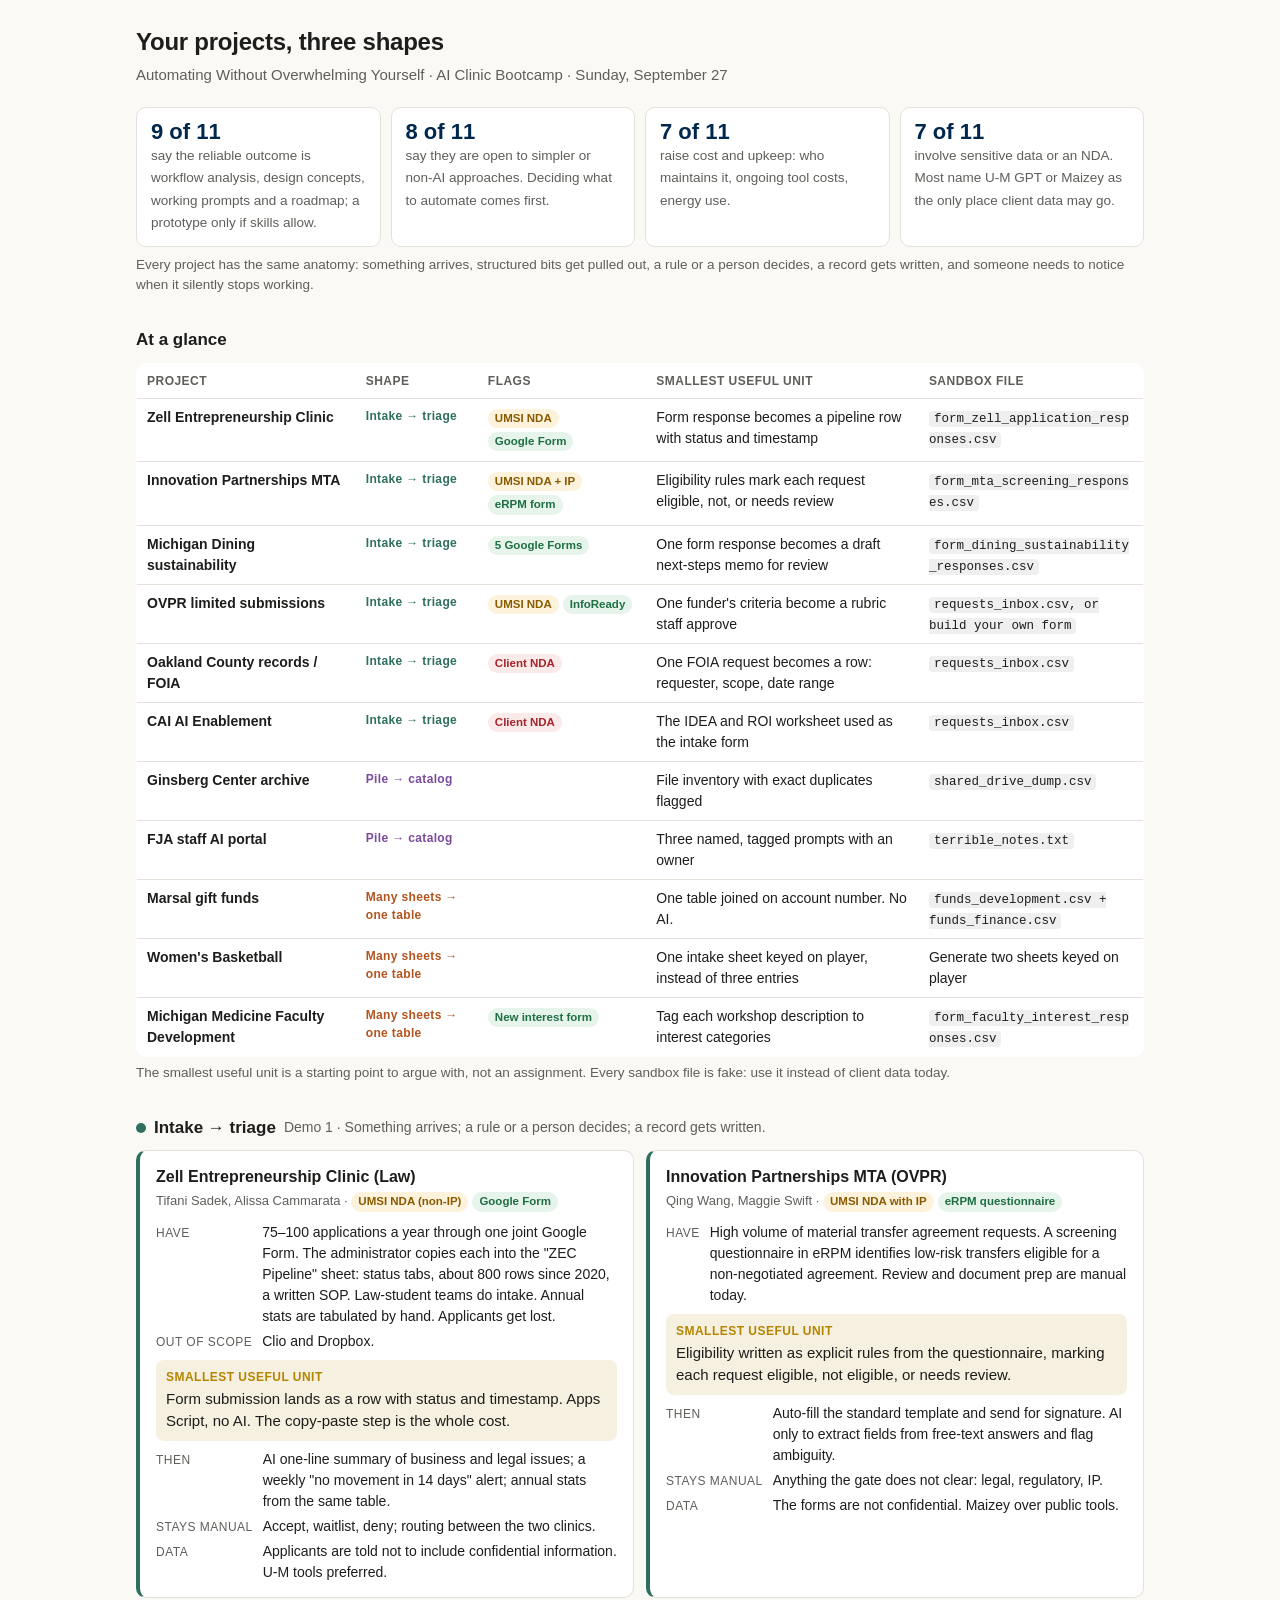
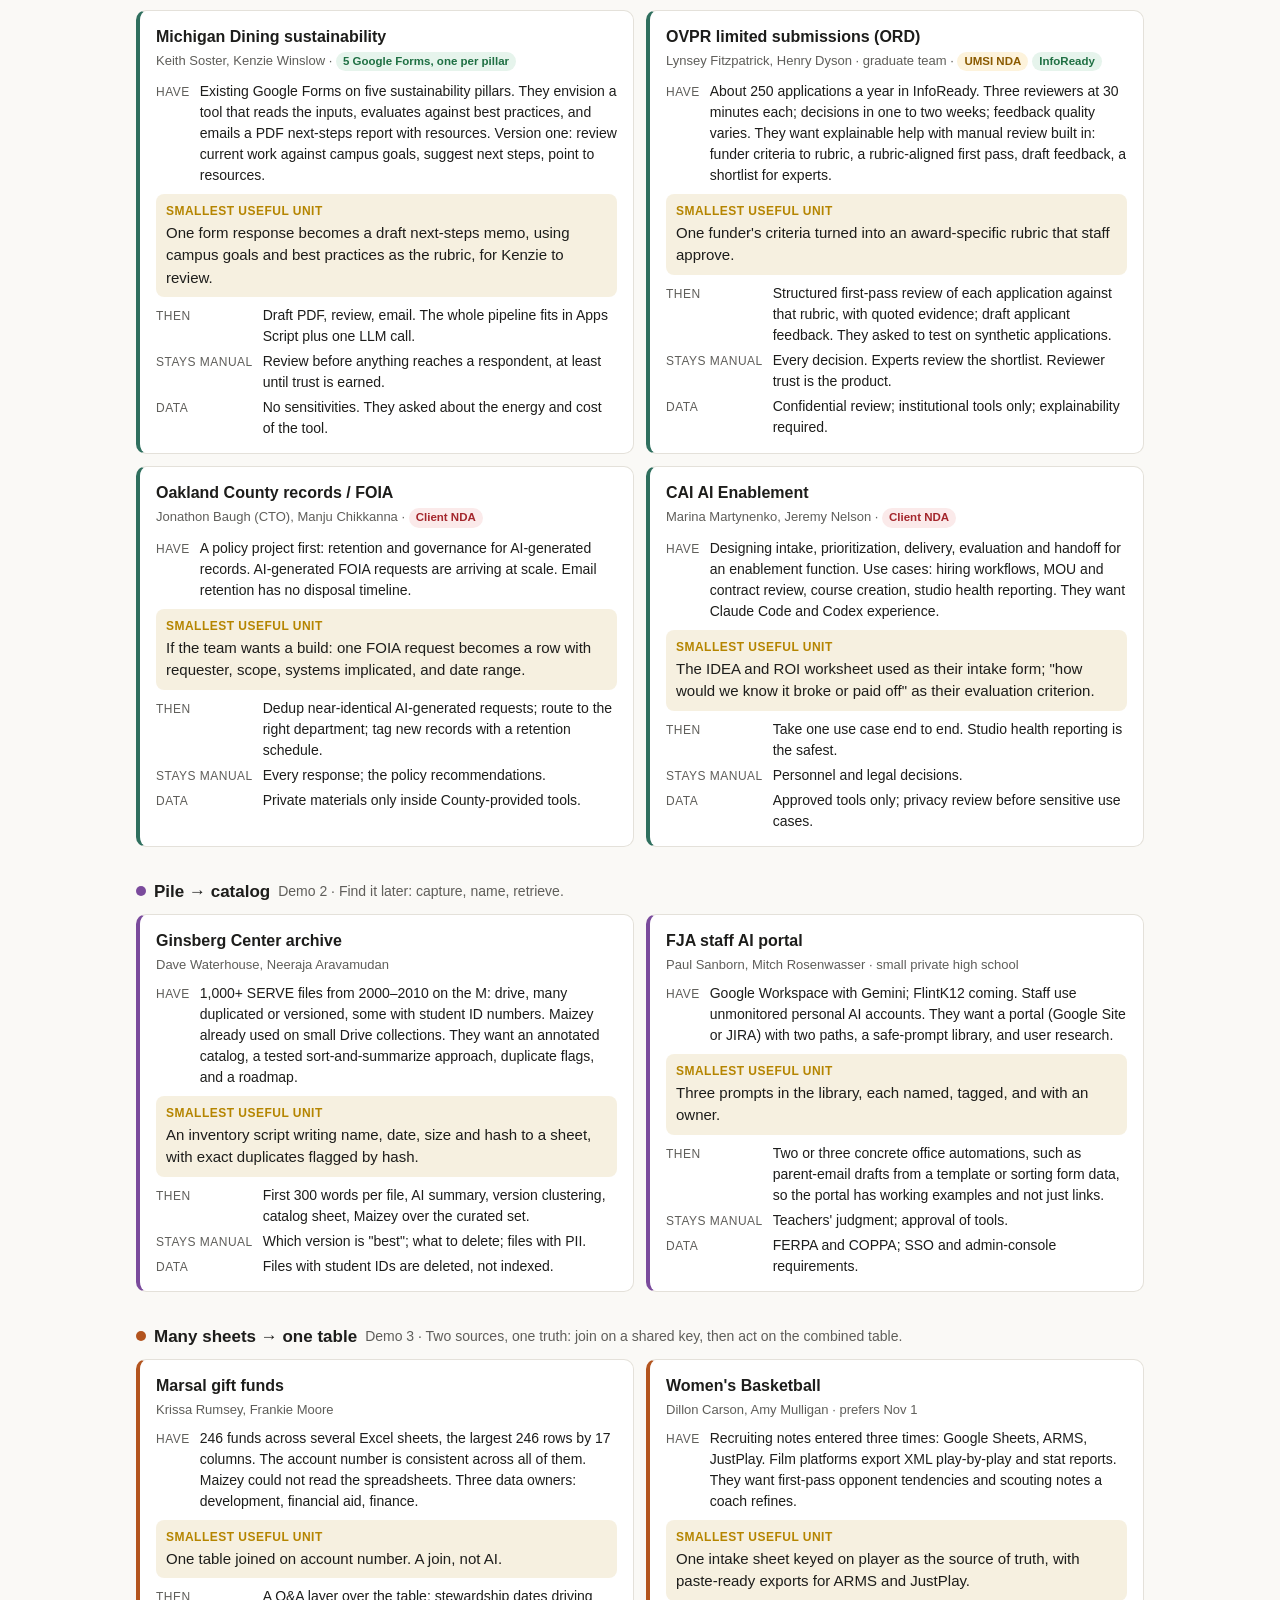
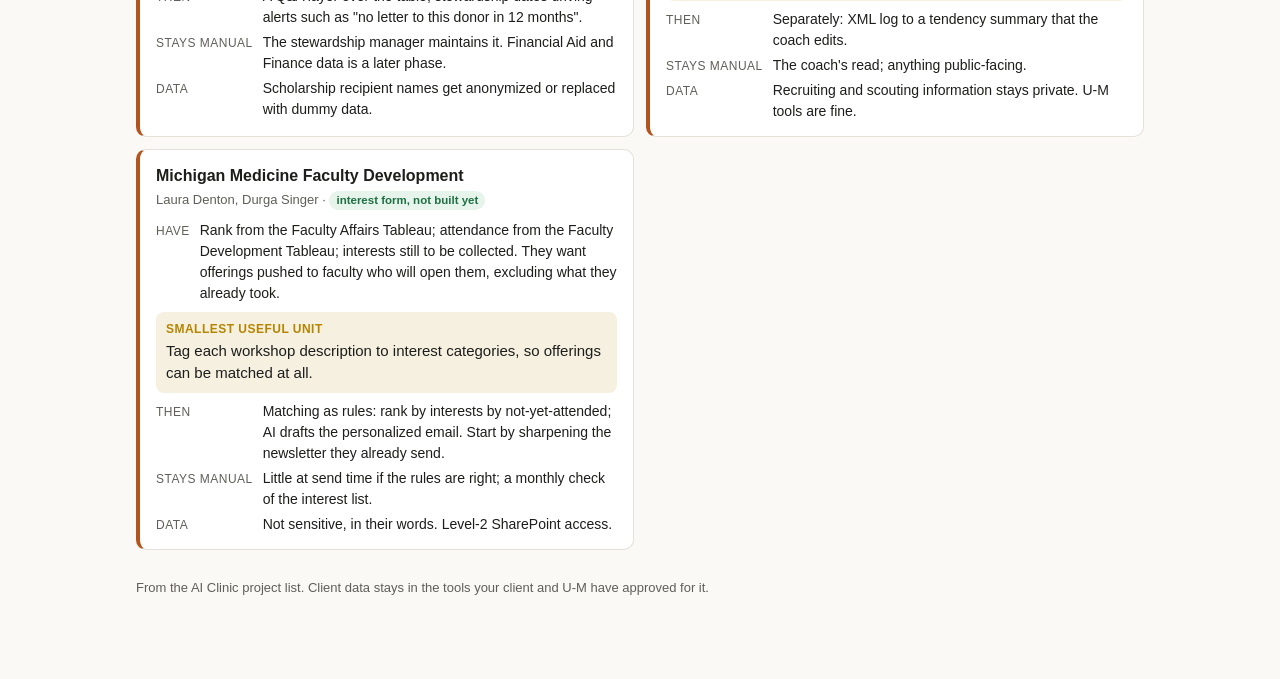
<file: site/projects.html>
<!doctype html>
<html lang="en">
<head>
<meta charset="utf-8">
<meta name="viewport" content="width=device-width, initial-scale=1">
<title>Your Projects</title>
<style>
:root{
  --bg:#faf9f6; --surface:#ffffff; --ink:#1d1d1b; --muted:#5f5e5a; --line:#e4e1da;
  --accent:#00274c; --maize:#b58500; --a:#2f6f5e; --b:#7a4b9c; --c:#b3541e; --m:#3d5a80;
  --nda:#a4262c; --ndabg:#fbeaea; --umsi:#8a5a00; --umsibg:#fdf3dc; --form:#1f6f43; --formbg:#e6f4ec;
}
@media (prefers-color-scheme: dark){ :root:not([data-theme="light"]){
  --bg:#141413; --surface:#1e1e1c; --ink:#ecebe6; --muted:#a8a69e; --line:#34332f;
  --accent:#9cc3ff; --maize:#ffcb05; --a:#6fc2a8; --b:#c39be0; --c:#f0a070; --m:#9db8e0;
  --nda:#ff8a8f; --ndabg:#3a1f20; --umsi:#ffd27a; --umsibg:#3a2f14; --form:#7fd6a4; --formbg:#1b3326;
}}
:root[data-theme="dark"]{
  --bg:#141413; --surface:#1e1e1c; --ink:#ecebe6; --muted:#a8a69e; --line:#34332f;
  --accent:#9cc3ff; --maize:#ffcb05; --a:#6fc2a8; --b:#c39be0; --c:#f0a070; --m:#9db8e0;
  --nda:#ff8a8f; --ndabg:#3a1f20; --umsi:#ffd27a; --umsibg:#3a2f14; --form:#7fd6a4; --formbg:#1b3326;
}
*{box-sizing:border-box}
body{margin:0;background:var(--bg);color:var(--ink);font:15px/1.5 -apple-system,BlinkMacSystemFont,"Segoe UI",Inter,Helvetica,Arial,sans-serif}
.wrap{max-width:1040px;margin:0 auto;padding:24px 16px 64px}
h1{font-size:24px;margin:0 0 4px;letter-spacing:-.01em}
.sub{color:var(--muted);margin:0 0 20px}
h2{font-size:17px;margin:32px 0 10px;display:flex;align-items:center;gap:8px}
h2 .dot{width:10px;height:10px;border-radius:50%}
h2 small{font-weight:400;color:var(--muted);font-size:14px}
.pitch{display:grid;grid-template-columns:repeat(auto-fit,minmax(220px,1fr));gap:10px;margin:0 0 8px}
.stat{background:var(--surface);border:1px solid var(--line);border-radius:10px;padding:12px 14px}
.stat b{display:block;font-size:22px;color:var(--accent);line-height:1.1}
.stat span{color:var(--muted);font-size:13.5px}
.note{color:var(--muted);font-size:13.5px;margin:6px 0 0}
table{width:100%;border-collapse:collapse;background:var(--surface);border:1px solid var(--line);border-radius:10px;overflow:hidden;font-size:14px}
th,td{text-align:left;padding:8px 10px;border-bottom:1px solid var(--line);vertical-align:top}
th{font-size:12px;text-transform:uppercase;letter-spacing:.04em;color:var(--muted);font-weight:600}
tr:last-child td{border-bottom:0}
td a{color:var(--ink);text-decoration:none;font-weight:600}
td a:hover{text-decoration:underline}
.tablewrap{overflow-x:auto}
.badge{display:inline-block;font-size:11.5px;font-weight:600;padding:1px 7px;border-radius:999px;margin:0 4px 2px 0;white-space:nowrap}
.b-nda{color:var(--nda);background:var(--ndabg)}
.b-umsi{color:var(--umsi);background:var(--umsibg)}
.b-form{color:var(--form);background:var(--formbg)}
.fam{font-size:12px;font-weight:700;letter-spacing:.03em}
.cards{display:grid;grid-template-columns:repeat(auto-fit,minmax(460px,1fr));gap:12px}
@media (max-width:560px){.cards{grid-template-columns:1fr}}
.card{background:var(--surface);border:1px solid var(--line);border-left:4px solid var(--famc);border-radius:10px;padding:14px 16px;scroll-margin-top:12px}
.card h3{margin:0 0 2px;font-size:16px}
.who{color:var(--muted);font-size:13px;margin:0 0 8px}
.unit{background:color-mix(in srgb,var(--maize) 12%,transparent);border-radius:8px;padding:8px 10px;margin:8px 0}
.unit .k{color:var(--maize)}
dl{margin:0;display:grid;grid-template-columns:auto 1fr;gap:4px 10px;font-size:14px}
dt{color:var(--muted);font-size:12px;text-transform:uppercase;letter-spacing:.04em;padding-top:2px;white-space:nowrap}
dd{margin:0}
.k{font-size:12px;text-transform:uppercase;letter-spacing:.04em;font-weight:700;display:block;margin-bottom:2px}
code{font:12.5px ui-monospace,SFMono-Regular,Menlo,monospace;background:color-mix(in srgb,var(--ink) 7%,transparent);padding:1px 5px;border-radius:4px;word-break:break-word}
.fa{--famc:var(--a)} .fb{--famc:var(--b)} .fc{--famc:var(--c)} .fm{--famc:var(--m)}
.foot{margin-top:28px;color:var(--muted);font-size:13px}
</style>
</head>
<body>
<div class="wrap">
<h1>Your projects, three shapes</h1>
<p class="sub">Automating Without Overwhelming Yourself · AI Clinic Bootcamp · Sunday, September 27</p>
<div class="pitch">
  <div class="stat"><b>9 of 11</b><span>say the reliable outcome is workflow analysis, design concepts, working prompts and a roadmap; a prototype only if skills allow.</span></div>
  <div class="stat"><b>8 of 11</b><span>say they are open to simpler or non-AI approaches. Deciding what to automate comes first.</span></div>
  <div class="stat"><b>7 of 11</b><span>raise cost and upkeep: who maintains it, ongoing tool costs, energy use.</span></div>
  <div class="stat"><b>7 of 11</b><span>involve sensitive data or an NDA. Most name U-M GPT or Maizey as the only place client data may go.</span></div>
</div>
<p class="note">Every project has the same anatomy: something arrives, structured bits get pulled out, a rule or a person decides, a record gets written, and someone needs to notice when it silently stops working.</p>

<h2>At a glance</h2>
<div class="tablewrap">
<table>
<thead><tr><th>Project</th><th>Shape</th><th>Flags</th><th>Smallest useful unit</th><th>Sandbox file</th></tr></thead>
<tbody>
<tr><td><a href="#zell">Zell Entrepreneurship Clinic</a></td><td class="fam" style="color:var(--a)">Intake → triage</td><td><span class="badge b-umsi">UMSI NDA</span><span class="badge b-form">Google Form</span></td><td>Form response becomes a pipeline row with status and timestamp</td><td><code>form_zell_application_responses.csv</code></td></tr>
<tr><td><a href="#mta">Innovation Partnerships MTA</a></td><td class="fam" style="color:var(--a)">Intake → triage</td><td><span class="badge b-umsi">UMSI NDA + IP</span><span class="badge b-form">eRPM form</span></td><td>Eligibility rules mark each request eligible, not, or needs review</td><td><code>form_mta_screening_responses.csv</code></td></tr>
<tr><td><a href="#dining">Michigan Dining sustainability</a></td><td class="fam" style="color:var(--a)">Intake → triage</td><td><span class="badge b-form">5 Google Forms</span></td><td>One form response becomes a draft next-steps memo for review</td><td><code>form_dining_sustainability_responses.csv</code></td></tr>
<tr><td><a href="#ovpr">OVPR limited submissions</a></td><td class="fam" style="color:var(--a)">Intake → triage</td><td><span class="badge b-umsi">UMSI NDA</span><span class="badge b-form">InfoReady</span></td><td>One funder's criteria become a rubric staff approve</td><td><code>requests_inbox.csv, or build your own form</code></td></tr>
<tr><td><a href="#oakland">Oakland County records / FOIA</a></td><td class="fam" style="color:var(--a)">Intake → triage</td><td><span class="badge b-nda">Client NDA</span></td><td>One FOIA request becomes a row: requester, scope, date range</td><td><code>requests_inbox.csv</code></td></tr>
<tr><td><a href="#cai">CAI AI Enablement</a></td><td class="fam" style="color:var(--a)">Intake → triage</td><td><span class="badge b-nda">Client NDA</span></td><td>The IDEA and ROI worksheet used as the intake form</td><td><code>requests_inbox.csv</code></td></tr>
<tr><td><a href="#ginsberg">Ginsberg Center archive</a></td><td class="fam" style="color:var(--b)">Pile → catalog</td><td></td><td>File inventory with exact duplicates flagged</td><td><code>shared_drive_dump.csv</code></td></tr>
<tr><td><a href="#fja">FJA staff AI portal</a></td><td class="fam" style="color:var(--b)">Pile → catalog</td><td></td><td>Three named, tagged prompts with an owner</td><td><code>terrible_notes.txt</code></td></tr>
<tr><td><a href="#marsal">Marsal gift funds</a></td><td class="fam" style="color:var(--c)">Many sheets → one table</td><td></td><td>One table joined on account number. No AI.</td><td><code>funds_development.csv + funds_finance.csv</code></td></tr>
<tr><td><a href="#wbb">Women's Basketball</a></td><td class="fam" style="color:var(--c)">Many sheets → one table</td><td></td><td>One intake sheet keyed on player, instead of three entries</td><td>Generate two sheets keyed on player</td></tr>
<tr><td><a href="#facdev">Michigan Medicine Faculty Development</a></td><td class="fam" style="color:var(--c)">Many sheets → one table</td><td><span class="badge b-form">New interest form</span></td><td>Tag each workshop description to interest categories</td><td><code>form_faculty_interest_responses.csv</code></td></tr>
</tbody>
</table>
</div>
<p class="note">The smallest useful unit is a starting point to argue with, not an assignment. Every sandbox file is fake: use it instead of client data today.</p>

<h2><span class="dot" style="background:var(--a)"></span>Intake → triage <small>Demo 1 · Something arrives; a rule or a person decides; a record gets written.</small></h2>
<div class="cards">
<div class="card fa" id="zell">
<h3>Zell Entrepreneurship Clinic (Law)</h3>
<p class="who">Tifani Sadek, Alissa Cammarata · <span class="badge b-umsi">UMSI NDA (non-IP)</span><span class="badge b-form">Google Form</span></p>
<dl>
<dt>Have</dt><dd>75–100 applications a year through one joint Google Form. The administrator copies each into the "ZEC Pipeline" sheet: status tabs, about 800 rows since 2020, a written SOP. Law-student teams do intake. Annual stats are tabulated by hand. Applicants get lost.</dd>
<dt>Out of scope</dt><dd>Clio and Dropbox.</dd>
</dl>
<div class="unit"><span class="k">Smallest useful unit</span>Form submission lands as a row with status and timestamp. Apps Script, no AI. The copy-paste step is the whole cost.</div>
<dl>
<dt>Then</dt><dd>AI one-line summary of business and legal issues; a weekly "no movement in 14 days" alert; annual stats from the same table.</dd>
<dt>Stays manual</dt><dd>Accept, waitlist, deny; routing between the two clinics.</dd>
<dt>Data</dt><dd>Applicants are told not to include confidential information. U-M tools preferred.</dd>
</dl>
</div>

<div class="card fa" id="mta">
<h3>Innovation Partnerships MTA (OVPR)</h3>
<p class="who">Qing Wang, Maggie Swift · <span class="badge b-umsi">UMSI NDA with IP</span><span class="badge b-form">eRPM questionnaire</span></p>
<dl>
<dt>Have</dt><dd>High volume of material transfer agreement requests. A screening questionnaire in eRPM identifies low-risk transfers eligible for a non-negotiated agreement. Review and document prep are manual today.</dd>
</dl>
<div class="unit"><span class="k">Smallest useful unit</span>Eligibility written as explicit rules from the questionnaire, marking each request eligible, not eligible, or needs review.</div>
<dl>
<dt>Then</dt><dd>Auto-fill the standard template and send for signature. AI only to extract fields from free-text answers and flag ambiguity.</dd>
<dt>Stays manual</dt><dd>Anything the gate does not clear: legal, regulatory, IP.</dd>
<dt>Data</dt><dd>The forms are not confidential. Maizey over public tools.</dd>
</dl>
</div>

<div class="card fa" id="dining">
<h3>Michigan Dining sustainability</h3>
<p class="who">Keith Soster, Kenzie Winslow · <span class="badge b-form">5 Google Forms, one per pillar</span></p>
<dl>
<dt>Have</dt><dd>Existing Google Forms on five sustainability pillars. They envision a tool that reads the inputs, evaluates against best practices, and emails a PDF next-steps report with resources. Version one: review current work against campus goals, suggest next steps, point to resources.</dd>
</dl>
<div class="unit"><span class="k">Smallest useful unit</span>One form response becomes a draft next-steps memo, using campus goals and best practices as the rubric, for Kenzie to review.</div>
<dl>
<dt>Then</dt><dd>Draft PDF, review, email. The whole pipeline fits in Apps Script plus one LLM call.</dd>
<dt>Stays manual</dt><dd>Review before anything reaches a respondent, at least until trust is earned.</dd>
<dt>Data</dt><dd>No sensitivities. They asked about the energy and cost of the tool.</dd>
</dl>
</div>

<div class="card fa" id="ovpr">
<h3>OVPR limited submissions (ORD)</h3>
<p class="who">Lynsey Fitzpatrick, Henry Dyson · graduate team · <span class="badge b-umsi">UMSI NDA</span><span class="badge b-form">InfoReady</span></p>
<dl>
<dt>Have</dt><dd>About 250 applications a year in InfoReady. Three reviewers at 30 minutes each; decisions in one to two weeks; feedback quality varies. They want explainable help with manual review built in: funder criteria to rubric, a rubric-aligned first pass, draft feedback, a shortlist for experts.</dd>
</dl>
<div class="unit"><span class="k">Smallest useful unit</span>One funder's criteria turned into an award-specific rubric that staff approve.</div>
<dl>
<dt>Then</dt><dd>Structured first-pass review of each application against that rubric, with quoted evidence; draft applicant feedback. They asked to test on synthetic applications.</dd>
<dt>Stays manual</dt><dd>Every decision. Experts review the shortlist. Reviewer trust is the product.</dd>
<dt>Data</dt><dd>Confidential review; institutional tools only; explainability required.</dd>
</dl>
</div>

<div class="card fa" id="oakland">
<h3>Oakland County records / FOIA</h3>
<p class="who">Jonathon Baugh (CTO), Manju Chikkanna · <span class="badge b-nda">Client NDA</span></p>
<dl>
<dt>Have</dt><dd>A policy project first: retention and governance for AI-generated records. AI-generated FOIA requests are arriving at scale. Email retention has no disposal timeline.</dd>
</dl>
<div class="unit"><span class="k">Smallest useful unit</span>If the team wants a build: one FOIA request becomes a row with requester, scope, systems implicated, and date range.</div>
<dl>
<dt>Then</dt><dd>Dedup near-identical AI-generated requests; route to the right department; tag new records with a retention schedule.</dd>
<dt>Stays manual</dt><dd>Every response; the policy recommendations.</dd>
<dt>Data</dt><dd>Private materials only inside County-provided tools.</dd>
</dl>
</div>

<div class="card fa" id="cai">
<h3>CAI AI Enablement</h3>
<p class="who">Marina Martynenko, Jeremy Nelson · <span class="badge b-nda">Client NDA</span></p>
<dl>
<dt>Have</dt><dd>Designing intake, prioritization, delivery, evaluation and handoff for an enablement function. Use cases: hiring workflows, MOU and contract review, course creation, studio health reporting. They want Claude Code and Codex experience.</dd>
</dl>
<div class="unit"><span class="k">Smallest useful unit</span>The IDEA and ROI worksheet used as their intake form; "how would we know it broke or paid off" as their evaluation criterion.</div>
<dl>
<dt>Then</dt><dd>Take one use case end to end. Studio health reporting is the safest.</dd>
<dt>Stays manual</dt><dd>Personnel and legal decisions.</dd>
<dt>Data</dt><dd>Approved tools only; privacy review before sensitive use cases.</dd>
</dl>
</div>
</div>

<h2><span class="dot" style="background:var(--b)"></span>Pile → catalog <small>Demo 2 · Find it later: capture, name, retrieve.</small></h2>
<div class="cards">
<div class="card fb" id="ginsberg">
<h3>Ginsberg Center archive</h3>
<p class="who">Dave Waterhouse, Neeraja Aravamudan</p>
<dl>
<dt>Have</dt><dd>1,000+ SERVE files from 2000–2010 on the M: drive, many duplicated or versioned, some with student ID numbers. Maizey already used on small Drive collections. They want an annotated catalog, a tested sort-and-summarize approach, duplicate flags, and a roadmap.</dd>
</dl>
<div class="unit"><span class="k">Smallest useful unit</span>An inventory script writing name, date, size and hash to a sheet, with exact duplicates flagged by hash.</div>
<dl>
<dt>Then</dt><dd>First 300 words per file, AI summary, version clustering, catalog sheet, Maizey over the curated set.</dd>
<dt>Stays manual</dt><dd>Which version is "best"; what to delete; files with PII.</dd>
<dt>Data</dt><dd>Files with student IDs are deleted, not indexed.</dd>
</dl>
</div>

<div class="card fb" id="fja">
<h3>FJA staff AI portal</h3>
<p class="who">Paul Sanborn, Mitch Rosenwasser · small private high school</p>
<dl>
<dt>Have</dt><dd>Google Workspace with Gemini; FlintK12 coming. Staff use unmonitored personal AI accounts. They want a portal (Google Site or JIRA) with two paths, a safe-prompt library, and user research.</dd>
</dl>
<div class="unit"><span class="k">Smallest useful unit</span>Three prompts in the library, each named, tagged, and with an owner.</div>
<dl>
<dt>Then</dt><dd>Two or three concrete office automations, such as parent-email drafts from a template or sorting form data, so the portal has working examples and not just links.</dd>
<dt>Stays manual</dt><dd>Teachers' judgment; approval of tools.</dd>
<dt>Data</dt><dd>FERPA and COPPA; SSO and admin-console requirements.</dd>
</dl>
</div>
</div>

<h2><span class="dot" style="background:var(--c)"></span>Many sheets → one table <small>Demo 3 · Two sources, one truth: join on a shared key, then act on the combined table.</small></h2>
<div class="cards">
<div class="card fc" id="marsal">
<h3>Marsal gift funds</h3>
<p class="who">Krissa Rumsey, Frankie Moore</p>
<dl>
<dt>Have</dt><dd>246 funds across several Excel sheets, the largest 246 rows by 17 columns. The account number is consistent across all of them. Maizey could not read the spreadsheets. Three data owners: development, financial aid, finance.</dd>
</dl>
<div class="unit"><span class="k">Smallest useful unit</span>One table joined on account number. A join, not AI.</div>
<dl>
<dt>Then</dt><dd>A Q&amp;A layer over the table; stewardship dates driving alerts such as "no letter to this donor in 12 months".</dd>
<dt>Stays manual</dt><dd>The stewardship manager maintains it. Financial Aid and Finance data is a later phase.</dd>
<dt>Data</dt><dd>Scholarship recipient names get anonymized or replaced with dummy data.</dd>
</dl>
</div>

<div class="card fc" id="wbb">
<h3>Women's Basketball</h3>
<p class="who">Dillon Carson, Amy Mulligan · prefers Nov 1</p>
<dl>
<dt>Have</dt><dd>Recruiting notes entered three times: Google Sheets, ARMS, JustPlay. Film platforms export XML play-by-play and stat reports. They want first-pass opponent tendencies and scouting notes a coach refines.</dd>
</dl>
<div class="unit"><span class="k">Smallest useful unit</span>One intake sheet keyed on player as the source of truth, with paste-ready exports for ARMS and JustPlay.</div>
<dl>
<dt>Then</dt><dd>Separately: XML log to a tendency summary that the coach edits.</dd>
<dt>Stays manual</dt><dd>The coach's read; anything public-facing.</dd>
<dt>Data</dt><dd>Recruiting and scouting information stays private. U-M tools are fine.</dd>
</dl>
</div>

<div class="card fc" id="facdev">
<h3>Michigan Medicine Faculty Development</h3>
<p class="who">Laura Denton, Durga Singer · <span class="badge b-form">interest form, not built yet</span></p>
<dl>
<dt>Have</dt><dd>Rank from the Faculty Affairs Tableau; attendance from the Faculty Development Tableau; interests still to be collected. They want offerings pushed to faculty who will open them, excluding what they already took.</dd>
</dl>
<div class="unit"><span class="k">Smallest useful unit</span>Tag each workshop description to interest categories, so offerings can be matched at all.</div>
<dl>
<dt>Then</dt><dd>Matching as rules: rank by interests by not-yet-attended; AI drafts the personalized email. Start by sharpening the newsletter they already send.</dd>
<dt>Stays manual</dt><dd>Little at send time if the rules are right; a monthly check of the interest list.</dd>
<dt>Data</dt><dd>Not sensitive, in their words. Level-2 SharePoint access.</dd>
</dl>
</div>
</div>

<p class="foot">From the AI Clinic project list. Client data stays in the tools your client and U-M have approved for it.</p>
</div>
</body>
</html>
</file>
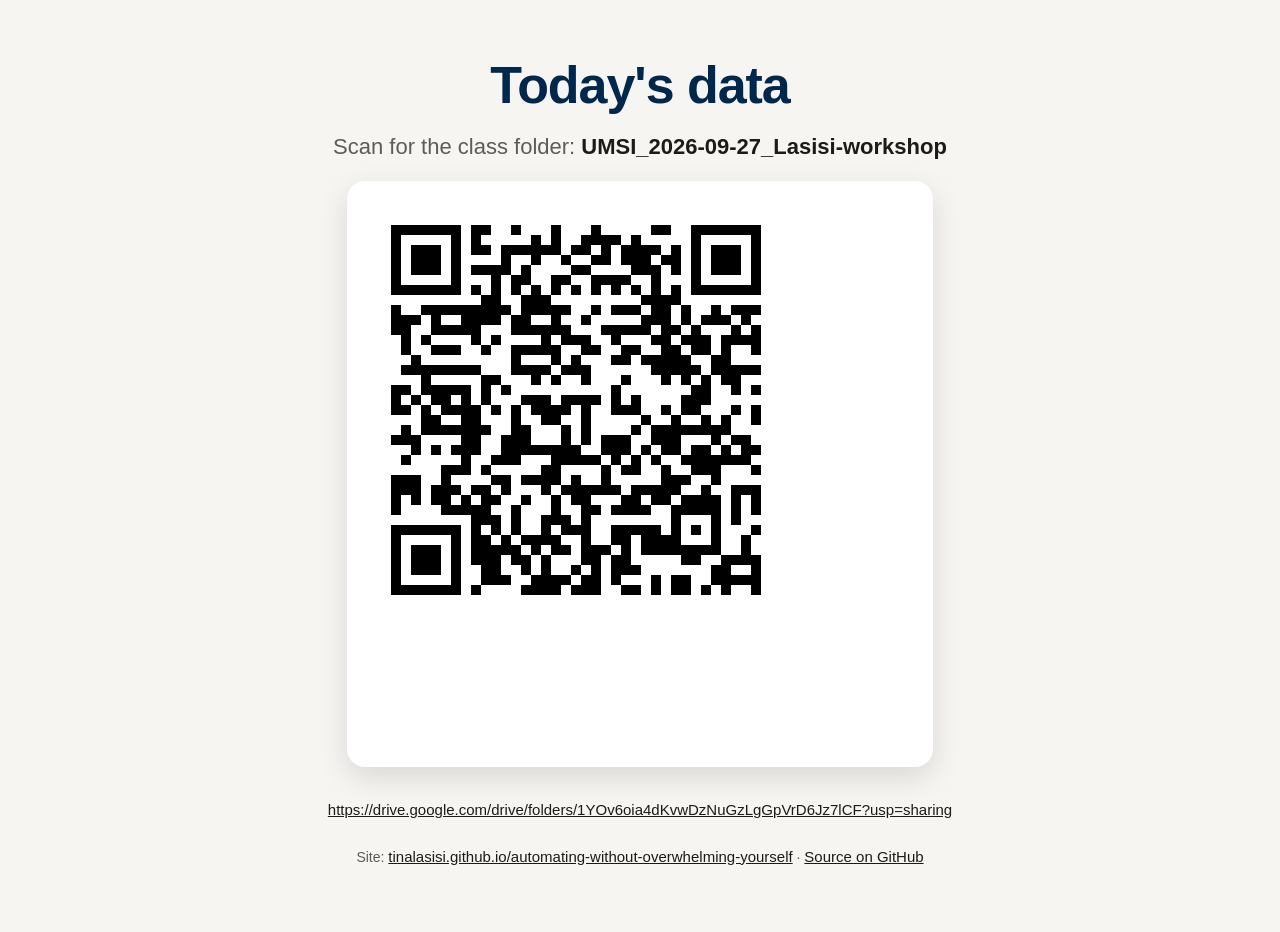
<file: site/qr.html>
<!doctype html>
<html lang="en"><head><meta charset="utf-8"><meta name="viewport" content="width=device-width, initial-scale=1">
<title>Class Data QR</title>
<style>
:root{--bg:#f6f5f1;--ink:#1b1b19;--muted:#5d5c57;--heading:#00274c;--maize:#ffcb05}
@media (prefers-color-scheme:dark){:root{--bg:#131312;--ink:#ecebe6;--muted:#a9a79f;--heading:#f3f1ea}}
body{margin:0;min-height:100vh;display:grid;place-items:center;background:var(--bg);color:var(--ink);font:18px/1.5 -apple-system,BlinkMacSystemFont,"Segoe UI",Helvetica,Arial,sans-serif;text-align:center;padding:16px}
h1{margin:0 0 6px;font-size:clamp(28px,5vw,52px);color:var(--heading);letter-spacing:-.02em}
p{margin:0 0 18px;color:var(--muted);font-size:clamp(17px,2.2vw,22px)}
.qr{background:#fff;border-radius:18px;padding:14px;display:inline-block;box-shadow:0 10px 30px rgba(0,0,0,.12)}
.qr svg{width:min(62vh,78vw);height:auto;display:block}
a{color:var(--ink);word-break:break-all;font-size:15px}
.name{font-weight:700;color:var(--ink)}
</style></head><body><main>
<h1>Today's data</h1>
<p>Scan for the class folder: <span class="name">UMSI_2026-09-27_Lasisi-workshop</span></p>
<div class="qr" role="img" aria-label="QR code linking to the class Google Drive folder"><svg width="430" height="430" class="segno"><g transform="scale(10)"><path fill="#fff" d="M0 0h43v43h-43z"/><path class="qrline" stroke="#000" d="M3 3.5h7m1 0h2m2 0h1m3 0h1m3 0h1m5 0h2m2 0h7m-37 1h1m5 0h1m1 0h1m5 0h1m1 0h1m2 0h4m1 0h1m5 0h1m5 0h1m-37 1h1m1 0h3m1 0h1m1 0h2m1 0h6m1 0h2m1 0h1m1 0h4m1 0h1m1 0h1m1 0h3m1 0h1m-37 1h1m1 0h3m1 0h1m4 0h1m2 0h1m2 0h1m2 0h2m1 0h3m1 0h2m1 0h1m1 0h3m1 0h1m-37 1h1m1 0h3m1 0h1m1 0h4m1 0h1m4 0h2m4 0h3m1 0h1m1 0h1m1 0h3m1 0h1m-37 1h1m5 0h1m3 0h1m1 0h2m2 0h2m2 0h4m2 0h1m3 0h1m5 0h1m-37 1h7m1 0h1m1 0h1m1 0h1m1 0h1m1 0h1m1 0h1m1 0h1m1 0h1m1 0h1m1 0h1m1 0h1m1 0h7m-28 1h2m2 0h3m9 0h4m-29 1h1m2 0h9m1 0h5m2 0h1m1 0h3m1 0h2m1 0h1m2 0h1m1 0h3m-37 1h3m1 0h1m2 0h4m1 0h2m2 0h1m2 0h1m5 0h3m1 0h1m1 0h3m1 0h1m-36 1h2m2 0h5m3 0h6m3 0h5m1 0h2m1 0h1m3 0h1m1 0h1m-36 1h1m1 0h1m4 0h1m1 0h1m4 0h1m1 0h3m2 0h1m3 0h2m1 0h3m1 0h4m-36 1h1m2 0h3m2 0h1m2 0h5m2 0h2m2 0h2m2 0h2m1 0h2m1 0h1m2 0h1m-35 1h1m9 0h1m3 0h1m1 0h1m3 0h2m1 0h5m2 0h2m-33 1h8m3 0h4m1 0h3m6 0h5m1 0h5m-34 1h1m5 0h2m3 0h1m1 0h1m2 0h1m3 0h1m3 0h1m1 0h1m1 0h1m1 0h2m-35 1h2m1 0h5m1 0h1m1 0h1m10 0h1m7 0h2m2 0h1m1 0h1m-37 1h1m1 0h1m1 0h2m1 0h1m1 0h1m3 0h3m1 0h4m1 0h1m1 0h1m4 0h3m-32 1h2m1 0h1m1 0h4m1 0h1m1 0h1m1 0h4m1 0h1m2 0h3m2 0h1m1 0h2m3 0h1m1 0h1m-34 1h2m2 0h2m3 0h1m2 0h2m2 0h1m5 0h1m2 0h1m2 0h1m1 0h1m2 0h1m-36 1h1m1 0h7m2 0h2m3 0h1m1 0h1m4 0h1m1 0h8m-34 1h3m4 0h2m2 0h3m3 0h1m1 0h1m1 0h3m2 0h3m3 0h1m1 0h2m-34 1h1m1 0h1m1 0h3m2 0h8m2 0h3m1 0h1m1 0h2m1 0h2m1 0h1m1 0h2m-36 1h1m5 0h1m2 0h3m3 0h5m1 0h1m1 0h1m1 0h1m2 0h7m-31 1h3m1 0h1m5 0h2m4 0h1m1 0h2m2 0h1m2 0h3m3 0h1m-37 1h3m2 0h1m4 0h2m1 0h4m1 0h1m2 0h1m5 0h3m2 0h1m-33 1h3m1 0h3m1 0h2m1 0h1m3 0h1m1 0h6m1 0h5m2 0h1m2 0h3m-37 1h1m1 0h1m1 0h2m1 0h1m1 0h2m2 0h1m2 0h1m1 0h2m3 0h2m1 0h2m1 0h4m1 0h1m1 0h1m-37 1h1m4 0h5m2 0h1m3 0h1m2 0h2m1 0h4m2 0h5m1 0h1m1 0h1m-29 1h3m1 0h1m2 0h3m1 0h1m8 0h1m3 0h1m1 0h1m-35 1h7m1 0h1m1 0h1m1 0h1m2 0h1m1 0h3m2 0h5m1 0h1m1 0h1m1 0h1m3 0h1m-37 1h1m5 0h1m1 0h2m1 0h1m1 0h4m2 0h1m2 0h2m1 0h4m3 0h1m2 0h1m-36 1h1m1 0h3m1 0h1m1 0h5m1 0h1m1 0h2m1 0h3m1 0h1m1 0h8m2 0h1m-36 1h1m1 0h3m1 0h1m1 0h3m1 0h2m1 0h1m3 0h2m1 0h2m5 0h2m2 0h4m-37 1h1m1 0h3m1 0h1m2 0h2m2 0h1m1 0h1m2 0h1m1 0h1m1 0h3m7 0h2m2 0h1m-37 1h1m5 0h1m2 0h3m2 0h4m1 0h2m1 0h1m3 0h1m1 0h2m2 0h5m-37 1h7m1 0h1m4 0h4m1 0h3m2 0h2m1 0h1m1 0h2m1 0h1m1 0h1m2 0h1"/></g></svg></div>
<p style="margin-top:16px"><a href="https://drive.google.com/drive/folders/1YOv6oia4dKvwDzNuGzLgGpVrD6Jz7lCF?usp=sharing">https://drive.google.com/drive/folders/1YOv6oia4dKvwDzNuGzLgGpVrD6Jz7lCF?usp=sharing</a></p>
  <p class="source-link muted" style="margin-top:22px;font-size:14px">Site: <a href="https://tinalasisi.github.io/automating-without-overwhelming-yourself/">tinalasisi.github.io/automating-without-overwhelming-yourself</a> · <a href="https://github.com/tinalasisi/automating-without-overwhelming-yourself" target="_blank" rel="noopener">Source on GitHub</a></p>
</main></body></html>
</file>
<file: site/assets/shared.css>
/* Automating Without Overwhelming Yourself: shared styles (v2). Pages reuse these tokens; never hard-code colors. */
:root{
  --bg:#f6f5f1;--surface:#ffffff;--surface-2:#f2f0ea;--ink:#1b1b19;--muted:#5d5c57;--line:#e3e0d8;
  --heading:#00274c;--accent:#00274c;--accent-ink:#ffffff;--link:#0b5cad;
  --maize:#ffcb05;--maize-ink:#6b4f00;--maize-bg:#fff5cf;
  --ok:#1f6f43;--ok-bg:#e6f4ec;--warn:#8a5a00;--warn-bg:#fdf3dc;--danger:#a4262c;--danger-bg:#fbeaea;
  --shape1:#2f6f5e;--shape2:#7a4b9c;--shape3:#b3541e;--focus:#2b6cb0;
  --shadow-sm:0 1px 2px rgba(25,25,20,.06);--shadow:0 1px 2px rgba(25,25,20,.05),0 10px 28px rgba(25,25,20,.07);
  --radius:14px;color-scheme:light;
}
@media (prefers-color-scheme:dark){:root:not([data-theme="light"]){
  --bg:#131312;--surface:#1c1c1a;--surface-2:#252523;--ink:#ecebe6;--muted:#a9a79f;--line:#33322e;
  --heading:#f3f1ea;--accent:#9cc3ff;--accent-ink:#0d1b2a;--link:#9cc3ff;
  --maize:#ffcb05;--maize-ink:#ffd84d;--maize-bg:#3a3214;
  --ok:#7fd6a4;--ok-bg:#1b3326;--warn:#ffd27a;--warn-bg:#3a2f14;--danger:#ff8a8f;--danger-bg:#3a1f20;
  --shape1:#6fc2a8;--shape2:#c39be0;--shape3:#f0a070;--focus:#9cc3ff;
  --shadow-sm:0 1px 2px rgba(0,0,0,.45);--shadow:0 1px 2px rgba(0,0,0,.4),0 10px 28px rgba(0,0,0,.35);color-scheme:dark;}}
:root[data-theme="dark"]{
  --bg:#131312;--surface:#1c1c1a;--surface-2:#252523;--ink:#ecebe6;--muted:#a9a79f;--line:#33322e;
  --heading:#f3f1ea;--accent:#9cc3ff;--accent-ink:#0d1b2a;--link:#9cc3ff;
  --maize:#ffcb05;--maize-ink:#ffd84d;--maize-bg:#3a3214;
  --ok:#7fd6a4;--ok-bg:#1b3326;--warn:#ffd27a;--warn-bg:#3a2f14;--danger:#ff8a8f;--danger-bg:#3a1f20;
  --shape1:#6fc2a8;--shape2:#c39be0;--shape3:#f0a070;--focus:#9cc3ff;
  --shadow-sm:0 1px 2px rgba(0,0,0,.45);--shadow:0 1px 2px rgba(0,0,0,.4),0 10px 28px rgba(0,0,0,.35);color-scheme:dark;}
*{box-sizing:border-box}
html{-webkit-text-size-adjust:100%;scroll-behavior:smooth}
body{margin:0;background:var(--bg);color:var(--ink);font:18px/1.6 -apple-system,BlinkMacSystemFont,"SF Pro Text","Segoe UI",Inter,Helvetica,Arial,sans-serif;-webkit-font-smoothing:antialiased}
:root.present body{font-size:21px}
:root.present .prompt pre{font-size:17px}
::selection{background:var(--maize-bg)}
a{color:var(--link);text-underline-offset:3px}
a:focus-visible,button:focus-visible,summary:focus-visible,input:focus-visible,select:focus-visible,textarea:focus-visible{outline:3px solid var(--focus);outline-offset:2px;border-radius:6px}
img{max-width:100%;height:auto}
.page{max-width:1080px;margin:0 auto;padding:0 16px 80px}
/* top bar */
.topbar{position:sticky;top:0;z-index:20;background:var(--bg);border-bottom:1px solid var(--line)}
@supports (background:color-mix(in srgb,red,blue)){.topbar{background:color-mix(in srgb,var(--bg) 86%,transparent);-webkit-backdrop-filter:saturate(1.3) blur(10px);backdrop-filter:saturate(1.3) blur(10px)}}
.topbar .page{display:flex;flex-wrap:wrap;align-items:center;gap:8px 14px;padding-top:10px;padding-bottom:10px}
.brand{display:inline-flex;align-items:center;gap:9px;font-weight:750;font-size:15px;color:var(--ink);text-decoration:none;letter-spacing:-.005em}
.brand::before{content:"";width:13px;height:13px;border-radius:4px;background:var(--maize);box-shadow:inset 0 0 0 2.5px var(--accent);flex:none}
.crumb{font-size:14px;color:var(--muted)}
.section-nav{display:flex;gap:4px;flex-wrap:wrap}
.section-nav a{min-width:32px;height:32px;padding:0 10px;border-radius:999px;display:inline-grid;place-items:center;font-size:13px;font-weight:650;text-decoration:none;color:var(--muted);border:1px solid var(--line);background:var(--surface)}
.section-nav a:hover{border-color:var(--accent);color:var(--ink)}
.section-nav a[aria-current="page"]{background:var(--accent);color:var(--accent-ink);border-color:var(--accent)}
.tools{margin-left:auto;display:flex;gap:6px;flex-wrap:wrap}
/* buttons */
button,.btn{font:inherit;font-size:14px;font-weight:600;line-height:1.2;cursor:pointer;border:1px solid var(--line);background:var(--surface);color:var(--ink);padding:8px 13px;border-radius:10px;text-decoration:none;display:inline-flex;align-items:center;gap:6px;box-shadow:var(--shadow-sm);transition:border-color .12s,transform .12s,box-shadow .12s}
button:hover,.btn:hover{border-color:var(--accent)}
button:active,.btn:active{transform:translateY(1px)}
button[disabled]{opacity:.5;cursor:not-allowed}
.btn-primary{background:var(--accent);color:var(--accent-ink);border-color:var(--accent)}
.btn-primary:hover{box-shadow:var(--shadow)}
.btn-lg{font-size:17px;padding:11px 18px;border-radius:12px}
/* hero */
.hero{padding:48px 0 20px}
.kicker{display:inline-flex;align-items:center;gap:8px;font-size:13px;font-weight:750;letter-spacing:.07em;text-transform:uppercase;color:var(--maize-ink);background:var(--maize-bg);padding:5px 12px;border-radius:999px}
h1{font-size:clamp(34px,5.2vw,58px);line-height:1.05;margin:16px 0 14px;letter-spacing:-.028em;color:var(--heading);font-weight:800}
.lede{font-size:clamp(19px,2.3vw,23px);line-height:1.5;color:var(--muted);margin:0;max-width:60ch}
h2{font-size:clamp(21px,2.6vw,28px);line-height:1.2;margin:0;letter-spacing:-.015em;color:var(--heading)}
h3{font-size:20px;margin:20px 0 6px;letter-spacing:-.01em;color:var(--heading)}
p,li{max-width:72ch}
li{margin:5px 0}
/* sections as toggles */
details.section{background:var(--surface);border:1px solid var(--line);border-radius:var(--radius);margin:16px 0;box-shadow:var(--shadow-sm);transition:box-shadow .15s,border-color .15s}
details.section:hover,details.section[open]{box-shadow:var(--shadow)}
details.section>summary{list-style:none;cursor:pointer;display:flex;align-items:center;gap:14px;padding:18px 22px;border-radius:var(--radius)}
details.section>summary::-webkit-details-marker{display:none}
details.section>summary::before{content:"";width:9px;height:9px;border-right:2.5px solid var(--muted);border-bottom:2.5px solid var(--muted);transform:rotate(-45deg);transition:transform .15s;flex:none;margin:0 4px}
details.section[open]>summary::before{transform:rotate(45deg)}
details.section[open]>summary{border-bottom:1px solid var(--line);border-radius:var(--radius) var(--radius) 0 0}
details.section>summary:hover{background:var(--surface-2)}
details.section>summary .meta{margin-left:auto;font-size:14px;font-weight:600;color:var(--muted);white-space:nowrap;background:var(--surface-2);padding:3px 10px;border-radius:999px}
.section-body{padding:20px 26px 26px 52px}
@media (max-width:640px){.section-body{padding:16px 16px 20px}details.section>summary{padding:14px 16px}}
details.notes{margin-top:22px;border-top:1px dashed var(--line);padding-top:10px;font-size:15px;color:var(--muted)}
details.notes>summary{cursor:pointer;font-weight:650}
details.reveal{border:1px dashed var(--line);border-radius:12px;padding:10px 16px;margin:14px 0;background:var(--surface-2)}
details.reveal>summary{cursor:pointer;font-weight:650}
details.reveal[open]{border-style:solid}
/* layout blocks */
.grid{display:grid;grid-template-columns:repeat(auto-fit,minmax(260px,1fr));gap:14px}
.card{background:var(--surface);border:1px solid var(--line);border-radius:var(--radius);padding:16px 18px;box-shadow:var(--shadow-sm)}
.card h3{margin-top:0}
a.card{display:block;color:inherit;text-decoration:none;transition:transform .12s,box-shadow .12s,border-color .12s}
a.card:hover{transform:translateY(-2px);box-shadow:var(--shadow);border-color:var(--accent)}
.surface-2{background:var(--surface-2)}
.callout{background:var(--maize-bg);border-left:5px solid var(--maize);border-radius:10px;padding:14px 18px;margin:14px 0}
.callout.ok{background:var(--ok-bg);border-left-color:var(--ok)}
.callout.warn{background:var(--warn-bg);border-left-color:var(--warn)}
.big-quote{font-family:ui-serif,"New York",Georgia,"Times New Roman",serif;font-size:clamp(24px,3.2vw,34px);font-weight:600;line-height:1.25;letter-spacing:-.01em;margin:14px 0;padding-left:18px;border-left:5px solid var(--maize);color:var(--heading)}
.pill{display:inline-block;font-size:13px;font-weight:650;padding:3px 11px;border-radius:999px;background:var(--surface-2);border:1px solid var(--line);color:var(--ink)}
.shape-1{--shape:var(--shape1)}.shape-2{--shape:var(--shape2)}.shape-3{--shape:var(--shape3)}
.shape-bar{border-left:5px solid var(--shape,var(--line))}
.shape-text{color:var(--shape,var(--ink))}
/* code and prompts */
code,pre,kbd{font-family:ui-monospace,"SF Mono",SFMono-Regular,Menlo,monospace}
code{font-size:.86em;background:var(--surface-2);padding:2px 6px;border-radius:6px}
kbd{font-size:.85em;background:var(--surface);border:1px solid var(--line);border-bottom-width:2px;border-radius:6px;padding:1px 6px}
.prompt{border:1px solid var(--line);border-radius:12px;overflow:hidden;margin:14px 0;background:var(--surface);box-shadow:var(--shadow-sm)}
.prompt-head{display:flex;justify-content:space-between;align-items:center;gap:8px;padding:9px 14px;background:var(--surface-2);font-size:14px;font-weight:650;border-bottom:1px solid var(--line)}
.prompt pre{margin:0;padding:14px 16px;white-space:pre-wrap;word-wrap:break-word;font-size:15px;line-height:1.55}
/* numbered steps */
ol.steps{counter-reset:step;list-style:none;padding:0;margin:12px 0}
ol.steps>li{counter-increment:step;position:relative;padding:4px 0 14px 50px;max-width:none}
ol.steps>li::before{content:counter(step);position:absolute;left:0;top:1px;width:34px;height:34px;border-radius:50%;background:var(--accent);color:var(--accent-ink);font-weight:750;display:grid;place-items:center;font-size:16px}
/* tables */
.table-wrap{overflow-x:auto;border:1px solid var(--line);border-radius:12px;background:var(--surface)}
table{border-collapse:collapse;width:100%;font-size:16px}
th,td{text-align:left;padding:10px 12px;border-bottom:1px solid var(--line);vertical-align:top}
tbody tr:last-child td{border-bottom:0}
tbody tr:nth-child(even){background:var(--surface-2)}
th{font-size:12.5px;text-transform:uppercase;letter-spacing:.05em;color:var(--muted);background:var(--surface)}
/* forms */
label{font-weight:650}
input[type=text],input[type=number],select,textarea{font:inherit;font-size:16px;color:var(--ink);background:var(--surface);border:1px solid var(--line);border-radius:10px;padding:9px 12px;width:100%}
input[type=text]:focus,input[type=number]:focus,select:focus,textarea:focus{border-color:var(--accent)}
textarea{min-height:120px;resize:vertical;line-height:1.5}
/* figures */
figure{margin:14px 0}
figcaption{font-size:14px;color:var(--muted);margin-top:8px}
/* footer pager */
.pager{display:grid;grid-template-columns:1fr auto 1fr;gap:12px;align-items:stretch;margin-top:36px;padding-top:18px;border-top:1px solid var(--line)}
.pager a{text-decoration:none;font-weight:650;padding:12px 16px;border:1px solid var(--line);border-radius:12px;background:var(--surface);color:var(--ink);box-shadow:var(--shadow-sm)}
.pager a:hover{border-color:var(--accent)}
.pager a:last-child{text-align:right}
@media (max-width:640px){.pager{grid-template-columns:1fr}.pager a:last-child{text-align:left}}
.muted{color:var(--muted)}
.visually-hidden{position:absolute!important;width:1px;height:1px;overflow:hidden;clip:rect(0 0 0 0);white-space:nowrap}
@media (prefers-reduced-motion:reduce){*{transition:none!important;scroll-behavior:auto!important}}
@media print{.topbar,.tools,.pager{display:none}details.section{break-inside:avoid;box-shadow:none}}
</file>
